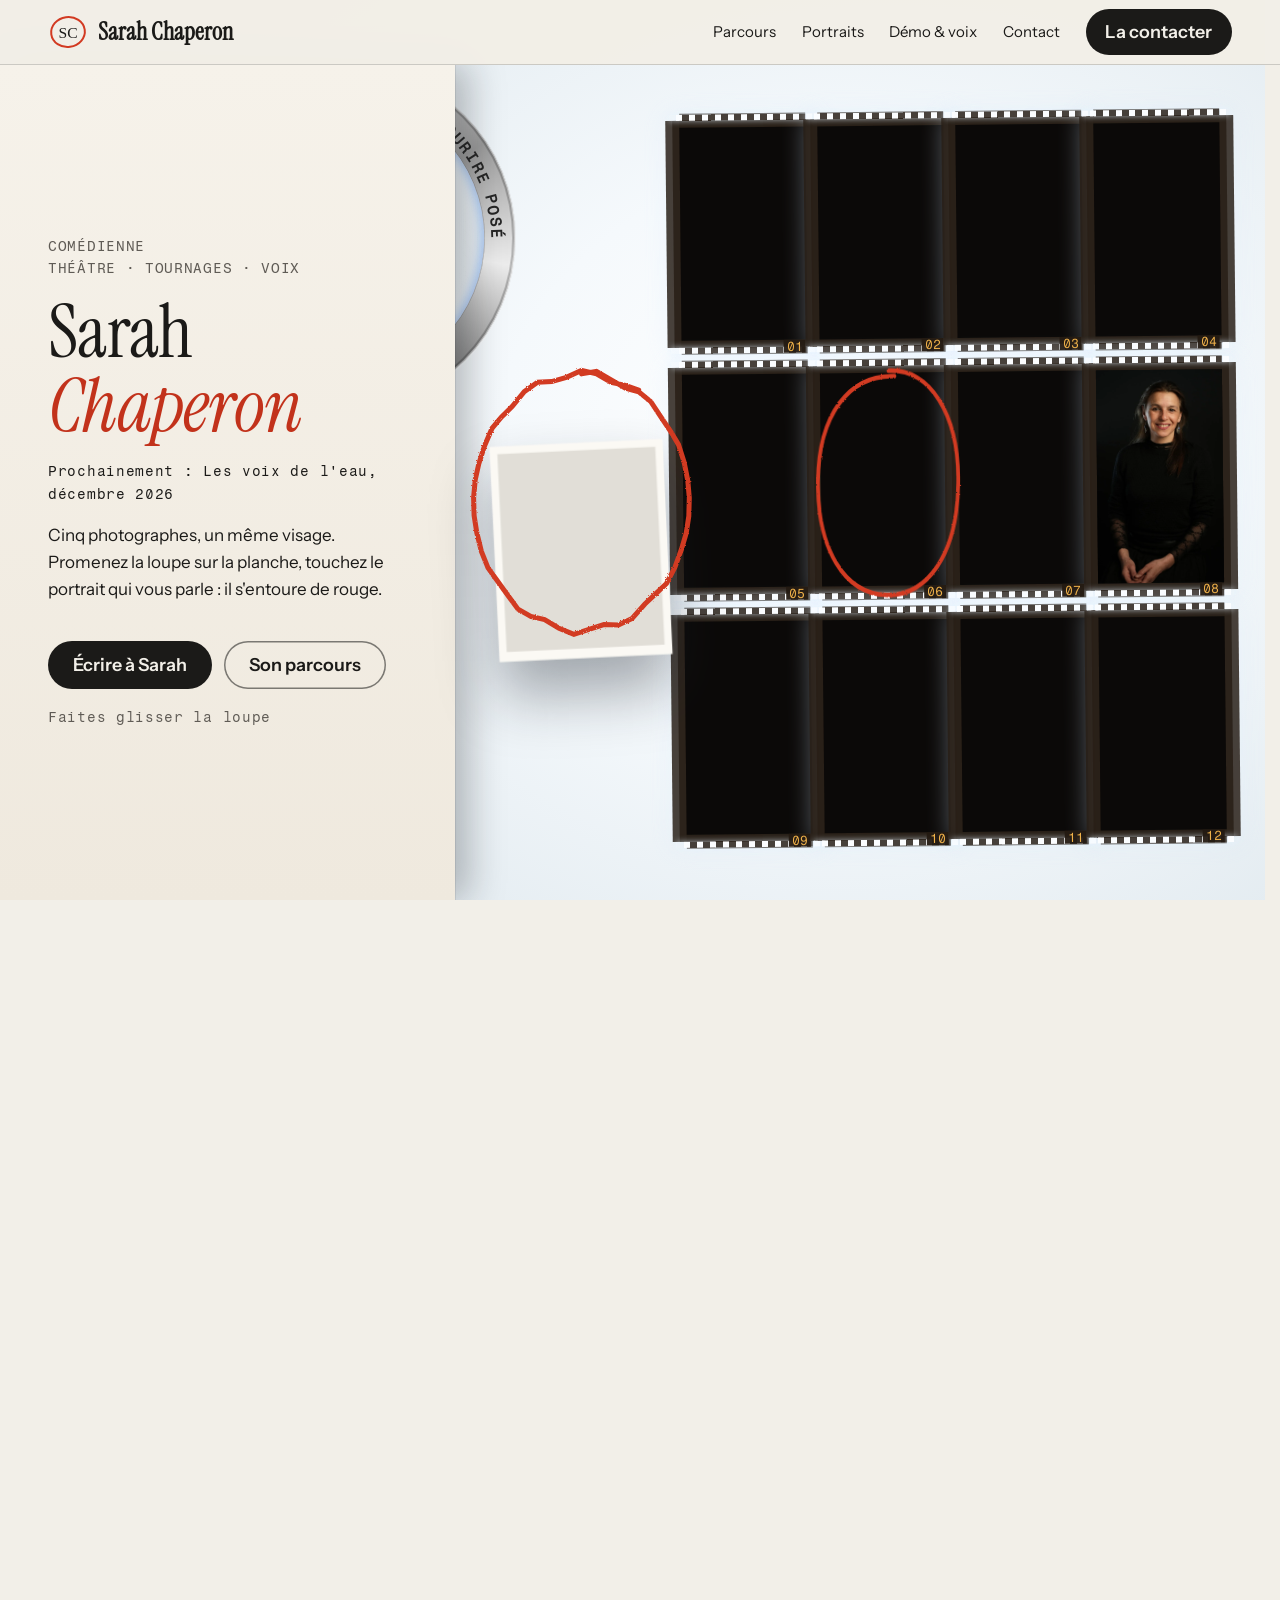
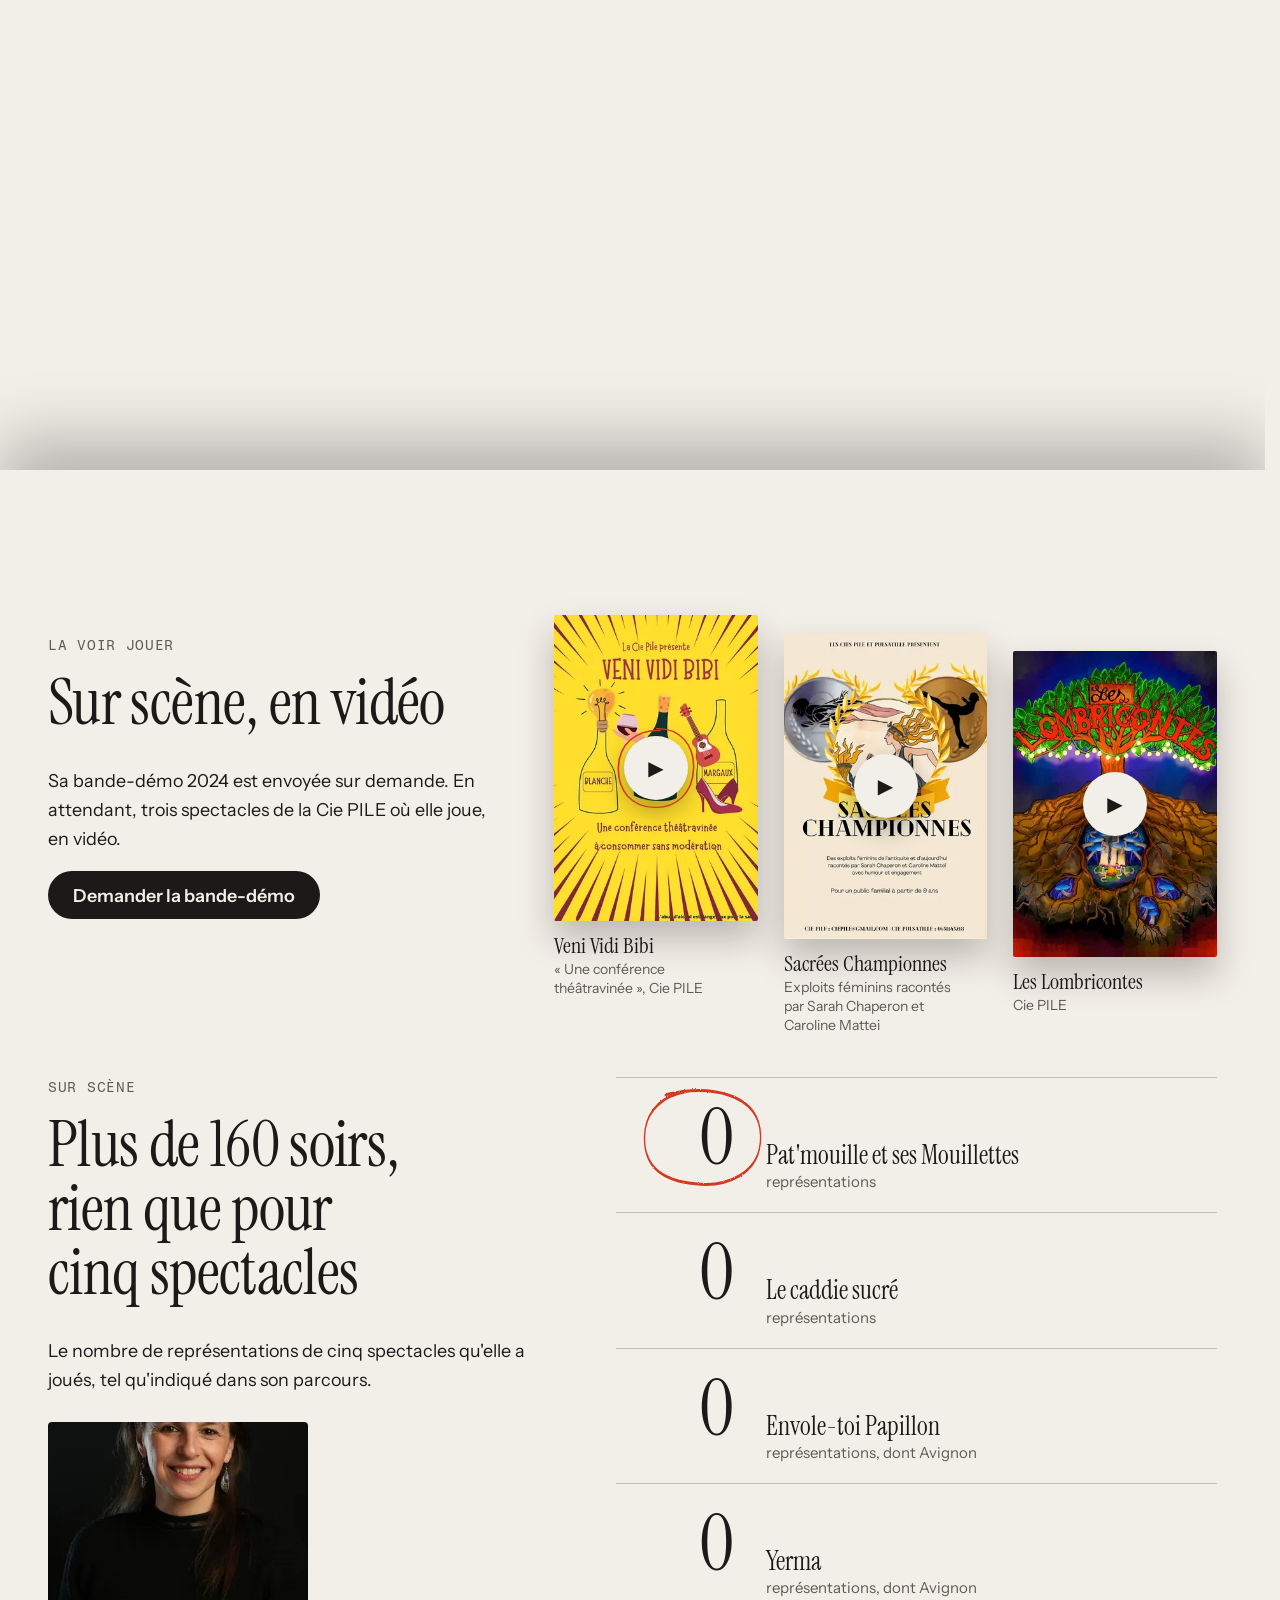
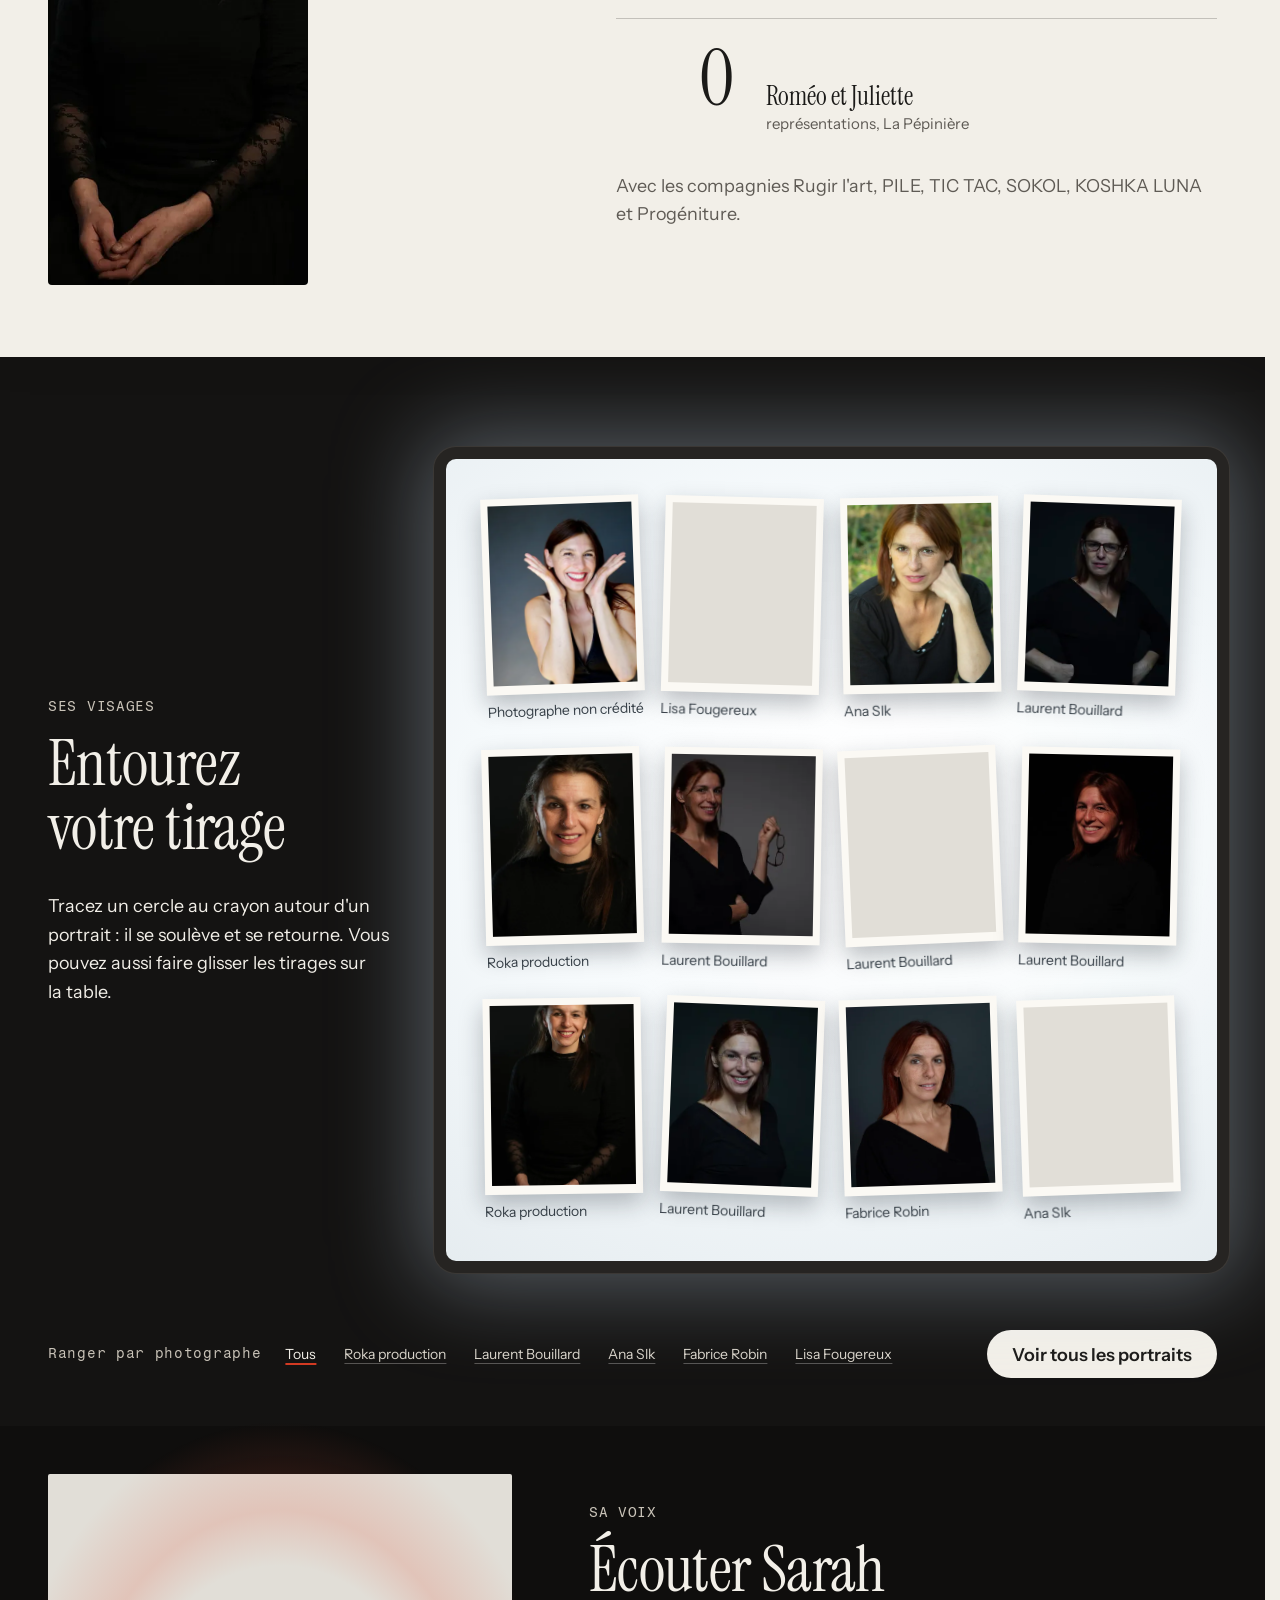
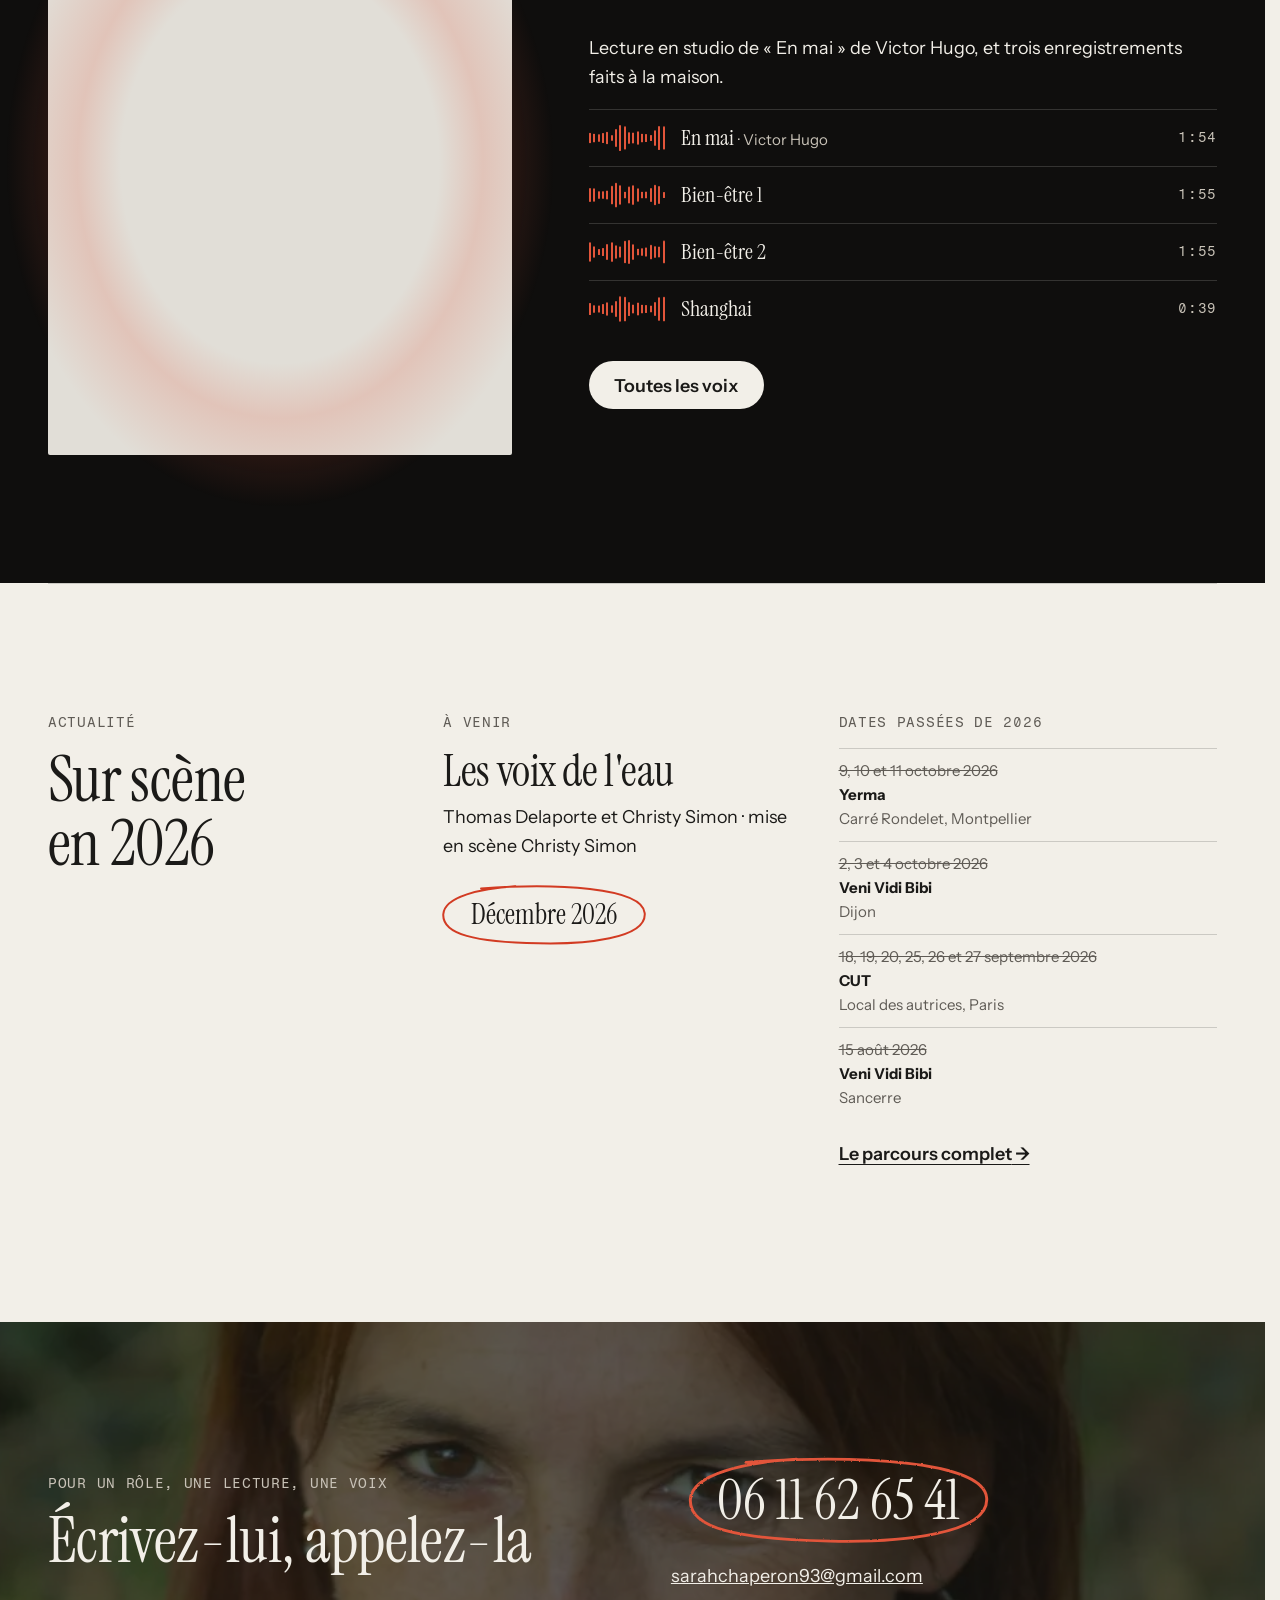
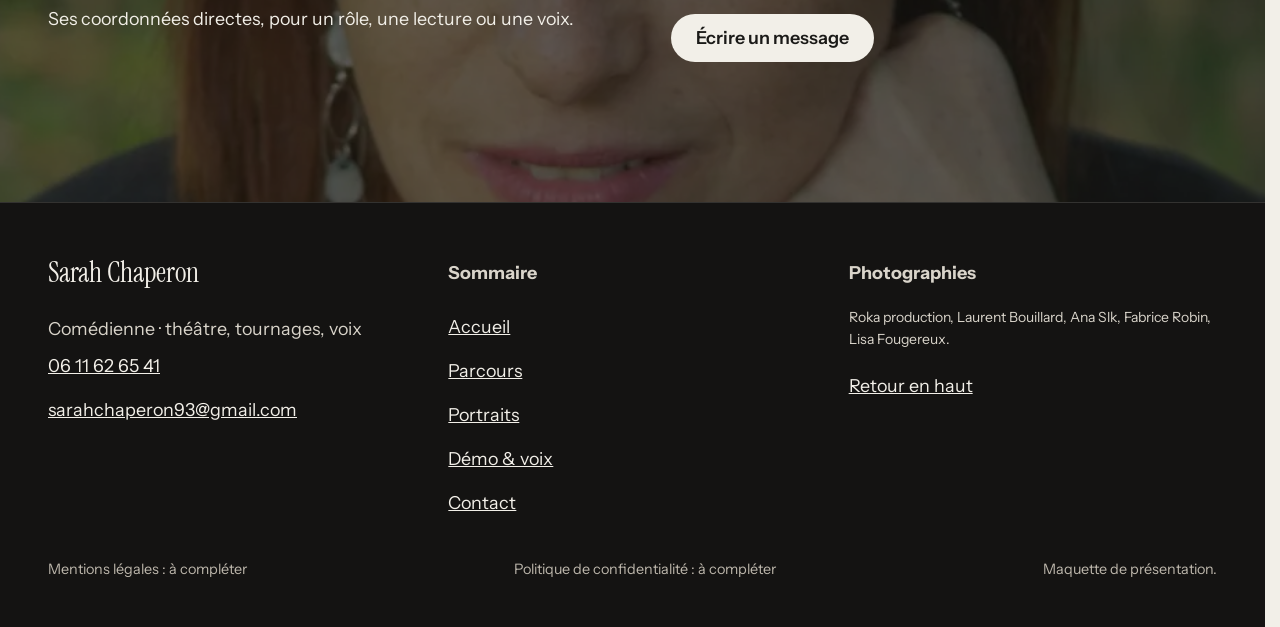
<file: index.html>
<!doctype html>
<html lang="fr" data-v="2" data-curseur>
<head>
<meta charset="utf-8">
<meta name="viewport" content="width=device-width, initial-scale=1, viewport-fit=cover">
<title>Sarah Chaperon, comédienne : théâtre, tournages, voix</title>
<meta name="description" content="Portraits, bande-démo, voix et parcours de Sarah Chaperon, comédienne : Yerma de Lorca, la Cie PILE, des courts métrages et des lectures.">
<meta name="robots" content="noindex, nofollow">
<link rel="canonical" href="https://sarah-chaperon-maquette.vercel.app/">
<style>:root{--fond:#f2efe8;--texte:#1b1a18;--voile-fond:#141312;--ouverture-fond:#141312;--menu-fond:#f2efe8}:root { --entete-h: 72px; --barres-h: 0px; } html { background: var(--fond); color: var(--texte); scrollbar-gutter: stable; } body { margin: 0; background: var(--fond); } html.js:not(.secours):not([data-arrivee="retour"]) [data-anime] { opacity: 0; } html.js:not(.secours):not([data-arrivee="retour"]) [data-anime].vu { opacity: 1; } [data-voile] { position: fixed; inset: 0; z-index: 900; background: var(--voile-fond); transform: translateY(100%); visibility: hidden; pointer-events: none; } html[data-arrivee="voile"]:not(.voile-leve):not(.secours) [data-voile] { transform: none; visibility: visible; } html.secours [data-voile] { visibility: hidden !important; } .ouverture-panneau { position: fixed; inset: 0; z-index: 850; display: none; place-content: center; justify-items: center; background: var(--ouverture-fond, var(--voile-fond)); color: var(--fond); text-align: center; } html.js[data-arrivee="intro"]:not(.secours):not(.intro-finie) .ouverture-panneau { display: grid; } html.defilement-bloque, html.defilement-bloque body, html.js[data-arrivee="intro"]:not(.secours):not(.intro-finie), html.js[data-arrivee="intro"]:not(.secours):not(.intro-finie) body, html[data-arrivee="voile"]:not(.voile-leve):not(.secours), html[data-arrivee="voile"]:not(.voile-leve):not(.secours) body { overflow: hidden; } html.js[data-arrivee="intro"]:not(.secours):not(.intro-finie) { background-color: var(--ouverture-fond, var(--voile-fond)); } html[data-arrivee="voile"]:not(.voile-leve):not(.secours) { background-color: var(--voile-fond); }</style>
<script>(function () {
var d = document.documentElement, ss = null, ls = null;
try { ss = window.sessionStorage; ls = window.localStorage; } catch (e) {}
d.classList.add('js');
var nav = performance.getEntriesByType ? performance.getEntriesByType('navigation')[0] : null;
var type = nav ? nav.type : 'navigate';
var depart = null;
try { depart = JSON.parse(ss.getItem('socle:depart') || 'null'); ss.removeItem('socle:depart'); } catch (e) {}
if (depart && !(Date.now() - depart.t < 15000)) depart = null;
var mode = type === 'back_forward' ? 'retour' : type === 'reload' ? 'intro' : depart ? 'voile' : 'intro';
d.setAttribute('data-arrivee', mode);
if (mode === 'voile' && depart.couleur) d.style.setProperty('--voile-fond', depart.couleur);
if (type === 'reload' && 'scrollRestoration' in history) {
history.scrollRestoration = 'manual';
}
try {
var choisie = ls && ls.getItem('socle:langue');
var langue = (d.lang || '').slice(0, 2);
if (choisie && choisie !== langue && type === 'navigate' && !depart) {
var alt = document.querySelector('link[rel="alternate"][hreflang="' + choisie + '"]');
if (alt) location.replace(new URL(alt.href).pathname + location.search + location.hash);
}
} catch (e) {}
setTimeout(function () { if (!d.classList.contains('demarre')) d.classList.add('secours'); }, 2000);
})();</script>
<link rel="preload" href="/assets/fonts/instrument-serif.woff2" as="font" type="font/woff2" crossorigin>
<link rel="preload" href="/assets/fonts/instrument-sans.woff2" as="font" type="font/woff2" crossorigin>
<link rel="stylesheet" href="/assets/css/socle.css?v=2">
<link rel="stylesheet" href="/assets/css/site.css?v=2">
<link rel="modulepreload" href="/assets/js/site.js?v=2">
<link rel="modulepreload" href="/assets/js/socle/index.js?v=2">
<script src="/assets/vendor/gsap.min.js" defer></script>
<script src="/assets/vendor/ScrollTrigger.min.js" defer></script>
<script src="/assets/vendor/SplitText.min.js" defer></script>
<script type="module" src="/assets/js/site.js?v=2"></script>
<meta name="theme-color" content="#f2efe8">
<link rel="icon" href="/assets/images/favicon.svg" type="image/svg+xml">
<link rel="apple-touch-icon" href="/assets/images/apple-touch-icon.png">
<meta property="og:type" content="website">
<meta property="og:site_name" content="Sarah Chaperon">
<meta property="og:locale" content="fr_FR">
<meta property="og:title" content="Sarah Chaperon, comédienne : théâtre, tournages, voix">
<meta property="og:description" content="Portraits, bande-démo, voix et parcours de Sarah Chaperon, comédienne : Yerma de Lorca, la Cie PILE, des courts métrages et des lectures.">
<meta property="og:url" content="https://sarah-chaperon-maquette.vercel.app/">
<meta property="og:image" content="https://sarah-chaperon-maquette.vercel.app/assets/partage/accueil-fr.jpg">
<meta property="og:image:width" content="1200">
<meta property="og:image:height" content="630">
<meta property="og:image:alt" content="Sarah Chaperon éclate de rire, les mains sur les joues">
<meta name="twitter:card" content="summary_large_image">
<script type="application/ld+json">{"@context":"https://schema.org","@type":"Person","name":"Sarah Chaperon","jobTitle":"Comédienne","email":"mailto:sarahchaperon93@gmail.com","telephone":"+33611626541","url":"https://sarah-chaperon-maquette.vercel.app"}</script>
</head>
<body id="haut">
<div data-voile data-forme="iris" aria-hidden="true"><div class="voile-contenu"><img src="/assets/images/logo-clair.svg" alt="" width="56" height="56"><span data-voile-libelle>Accueil</span></div></div>
<div class="ouverture-panneau" data-ouverture aria-hidden="true">
  <p class="ouverture-nom">Sarah Chaperon</p>
  <svg class="ouverture-cercle" data-ouverture-objet viewBox="0 0 220 270" width="150" height="184" aria-hidden="true"><path d="M112 14 C 168 12, 206 62, 204 136 C 202 214, 160 258, 106 256 C 50 254, 14 206, 16 132 C 18 62, 58 18, 120 20" fill="none" stroke="#e2553a" stroke-width="7" stroke-linecap="round"/></svg>
  <p class="ouverture-ligne">Comédienne</p>
</div>
<svg width="0" height="0" style="position:absolute" aria-hidden="true" focusable="false"><filter id="gras-fil" x="-10%" y="-20%" width="120%" height="140%"><feTurbulence type="fractalNoise" baseFrequency="1.4" numOctaves="2" seed="7" result="b"/><feDisplacementMap in="SourceGraphic" in2="b" scale="2.4"/></filter></svg>
<a class="evitement" href="#contenu">Aller au contenu</a>
<header data-entete>
  <div class="entete-rangee">
    <a class="entete-logo" href="/" data-libelle="Accueil" aria-current="page">
      <img src="/assets/images/logo.svg" alt="" width="40" height="40"><span>Sarah Chaperon</span>
    </a>
    <nav data-nav aria-label="Navigation principale">
      <ul><li><a href="/parcours" data-libelle="Parcours">Parcours</a></li><li><a href="/portraits" data-libelle="Portraits">Portraits</a></li><li><a href="/demo-et-voix" data-libelle="Démo &amp; voix">Démo &amp; voix</a></li><li><a href="/contact" data-libelle="Contact">Contact</a></li></ul>
    </nav>
    <div class="entete-actions">
      <a class="bouton entete-action" href="/contact" data-libelle="Contact" data-envol-cible>La contacter</a>
      <button type="button" data-menu-bouton aria-controls="menu" aria-expanded="false" data-libelle-ouvrir="Menu" data-libelle-fermer="Fermer"><span data-libelle-bouton>Menu</span></button>
      <a class="menu-sansjs" href="#menu" data-menu-lien>Menu</a>
    </div>
  </div>
</header>
<script>/* Avant le premier affichage : rangées de la navigation (même règle que ajusterNav dans assets/js/socle/entete.js)
   et hauteur réelle de l'en-tête, pour que rien ne saute quand le JavaScript du site prend la main. */
(function () {
  var h = document.documentElement, u = document.querySelector('[data-nav] ul'), e = document.querySelector('[data-entete]');
  if (u) {
    var deborde = function () { return u.scrollWidth > u.clientWidth + 1; }, c = deborde();
    if (c && window.matchMedia('(min-width: 900px)').matches) {
      h.classList.add('nav-deux-rangees'); c = deborde();
      if (c) { h.classList.add('nav-deux-lignes'); var a = u.querySelector('a'); c = !a || u.getBoundingClientRect().height > a.getBoundingClientRect().height * 2.5; }
      if (c) h.classList.remove('nav-deux-rangees', 'nav-deux-lignes');
    }
    if (c) h.classList.add('nav-compacte');
  }
  if (e) h.style.setProperty('--entete-h', Math.round(e.getBoundingClientRect().height) + 'px');
})();</script>
<span id="menu-ferme" aria-hidden="true"></span>
<div id="menu" data-menu role="dialog" aria-modal="true" aria-label="Menu">
  <p class="menu-sansjs-fermer"><a href="#menu-ferme">Fermer</a></p>
  <ul><li style="--i:0"><a href="/" class="menu-lien" data-libelle="Accueil" aria-current="page">Accueil</a></li><li style="--i:1"><a href="/parcours" class="menu-lien" data-libelle="Parcours">Parcours</a></li><li style="--i:2"><a href="/portraits" class="menu-lien" data-libelle="Portraits">Portraits</a></li><li style="--i:3"><a href="/demo-et-voix" class="menu-lien" data-libelle="Démo &amp; voix">Démo &amp; voix</a></li><li style="--i:4"><a href="/contact" class="menu-lien" data-libelle="Contact">Contact</a></li></ul>
  <p><a class="bouton" href="tel:+33611626541">Appeler 06 11 62 65 41</a></p>
</div>
<main id="contenu" tabindex="-1">
<section class="ouverture-scene" id="debut" data-scene data-grille="scene">
  <div class="os-collant" data-collant>
    <div class="planche-ouverture">
      <div class="po-texte">
        <p class="surtitre mono" data-anime="gsap">Comédienne<br>Théâtre · tournages · voix</p>
        <h1 class="po-titre" data-grille="typo" data-effet="revelateur"><span class="po-l1">Sarah</span><span class="po-l2">Chaperon</span></h1>
        <p class="po-info mono" data-info-cle data-anime="gsap">Prochainement : Les voix de l&#39;eau, décembre 2026</p>
        <p class="po-intro masque-ecran-tres-bas" data-anime="gsap">Cinq photographes, un même visage. Promenez la loupe sur la planche, touchez le portrait qui vous parle : il s&#39;entoure de rouge.</p>
        <p class="po-actions" data-anime="gsap">
          <a href="/contact#message" class="bouton" data-libelle="Contact" data-action-principale data-survol="magnetique">Écrire à Sarah</a>
          <a href="/parcours" class="bouton bouton--contour" data-libelle="Parcours">Son parcours</a>
        </p>
        <p class="po-geste mono masque-ecran-bas" aria-hidden="true"><span class="geste-souris">Faites glisser la loupe</span><span class="geste-doigt">Faites glisser la loupe du doigt</span></p>
      </div>
      <div class="po-table" data-anime="gsap">
        <div class="table-lumineuse" aria-hidden="true"></div>
        <div class="planche" data-effet="planche" data-grille="manipuler" role="group" aria-label="Planche de douze portraits">
          <button type="button" class="case" data-i="0" data-titre="Le sourire posé" data-credit="Photo Roka production" aria-pressed="false" aria-label="Le sourire posé, Photo Roka production">
            <img class="case-img" src="/assets/images/roka-buste-480.webp" srcset="/assets/images/roka-buste-480.webp 480w, /assets/images/roka-buste-800.webp 800w, /assets/images/roka-buste-1120.webp 1120w" sizes="(max-width: 760px) 30vw, 16vw" alt="" width="480" height="600" style="object-position:55% 42%" data-grand="/assets/images/roka-buste-1120.webp" fetchpriority="high" loading="eager" decoding="async">
            <span class="case-n" aria-hidden="true" data-audit-ignorer>01</span>
          </button><button type="button" class="case" data-i="1" data-titre="Face à la lumière" data-credit="Photo Laurent Bouillard" aria-pressed="false" aria-label="Face à la lumière, Photo Laurent Bouillard">
            <img class="case-img" src="/assets/images/bouillard-sourire-480.webp" srcset="/assets/images/bouillard-sourire-480.webp 480w, /assets/images/bouillard-sourire-800.webp 800w, /assets/images/bouillard-sourire-1120.webp 1120w" sizes="(max-width: 760px) 30vw, 16vw" alt="" width="480" height="600" style="object-position:49% 35%" data-grand="/assets/images/bouillard-sourire-1120.webp" fetchpriority="high" loading="eager" decoding="async">
            <span class="case-n" aria-hidden="true" data-audit-ignorer>02</span>
          </button><button type="button" class="case" data-i="2" data-titre="La rêveuse" data-credit="Photo Ana Slk" aria-pressed="false" aria-label="La rêveuse, Photo Ana Slk">
            <img class="case-img" src="/assets/images/slk-menton-480.webp" srcset="/assets/images/slk-menton-480.webp 480w, /assets/images/slk-menton-800.webp 800w, /assets/images/slk-menton-1120.webp 1120w" sizes="(max-width: 760px) 30vw, 16vw" alt="" width="480" height="600" style="object-position:46% 36%" data-grand="/assets/images/slk-menton-1120.webp" fetchpriority="high" loading="eager" decoding="async">
            <span class="case-n" aria-hidden="true" data-audit-ignorer>03</span>
          </button><button type="button" class="case" data-i="3" data-titre="Col roulé" data-credit="Photo Laurent Bouillard" aria-pressed="false" aria-label="Col roulé, Photo Laurent Bouillard">
            <img class="case-img" src="/assets/images/bouillard-noir-480.webp" srcset="/assets/images/bouillard-noir-480.webp 480w, /assets/images/bouillard-noir-800.webp 800w, /assets/images/bouillard-noir-1120.webp 1120w" sizes="(max-width: 760px) 30vw, 16vw" alt="" width="480" height="600" style="object-position:44% 36%" data-grand="/assets/images/bouillard-noir-1120.webp" fetchpriority="high" loading="eager" decoding="async">
            <span class="case-n" aria-hidden="true" data-audit-ignorer>04</span>
          </button><button type="button" class="case" data-i="4" data-titre="Plein air" data-credit="Photo Ana Slk" aria-pressed="false" aria-label="Plein air, Photo Ana Slk">
            <img class="case-img" src="/assets/images/slk-jardin-480.webp" srcset="/assets/images/slk-jardin-480.webp 480w, /assets/images/slk-jardin-800.webp 800w, /assets/images/slk-jardin-1120.webp 1120w" sizes="(max-width: 760px) 30vw, 16vw" alt="" width="480" height="600" style="object-position:43% 34%" data-grand="/assets/images/slk-jardin-1120.webp" fetchpriority="high" loading="eager" decoding="async">
            <span class="case-n" aria-hidden="true" data-audit-ignorer>05</span>
          </button><button type="button" class="case est-choisie" data-i="5" data-titre="Le rire, en grand" data-credit="Photographe non crédité" aria-pressed="true" aria-label="Le rire, en grand, Photographe non crédité" data-iris-centre>
            <img class="case-img" src="/assets/images/rire-640.webp" srcset="/assets/images/rire-640.webp 640w, /assets/images/rire-1280.webp 1280w, /assets/images/rire-1920.webp 1920w" sizes="(max-width: 760px) 30vw, 16vw" alt="" width="640" height="800" style="object-position:56% 35%" data-grand="/assets/images/rire-1920.webp" fetchpriority="high" loading="eager" decoding="async">
            <span class="case-n" aria-hidden="true" data-audit-ignorer>06</span>
          </button><button type="button" class="case" data-i="6" data-titre="Les lunettes à la main" data-credit="Photo Laurent Bouillard" aria-pressed="false" aria-label="Les lunettes à la main, Photo Laurent Bouillard">
            <img class="case-img" src="/assets/images/bouillard-lunettes-480.webp" srcset="/assets/images/bouillard-lunettes-480.webp 480w, /assets/images/bouillard-lunettes-800.webp 800w, /assets/images/bouillard-lunettes-1120.webp 1120w" sizes="(max-width: 760px) 30vw, 16vw" alt="" width="480" height="600" style="object-position:38% 26%" data-grand="/assets/images/bouillard-lunettes-1120.webp" loading="lazy" decoding="async">
            <span class="case-n" aria-hidden="true" data-audit-ignorer>07</span>
          </button><button type="button" class="case" data-i="7" data-titre="En pied" data-credit="Photo Roka production" aria-pressed="false" aria-label="En pied, Photo Roka production">
            <img class="case-img" src="/assets/images/roka-pied-480.webp" srcset="/assets/images/roka-pied-480.webp 480w, /assets/images/roka-pied-800.webp 800w, /assets/images/roka-pied-1120.webp 1120w" sizes="(max-width: 760px) 30vw, 16vw" alt="" width="480" height="600" style="object-position:54% 23%" data-grand="/assets/images/roka-pied-1120.webp" loading="lazy" decoding="async">
            <span class="case-n" aria-hidden="true" data-audit-ignorer>08</span>
          </button><button type="button" class="case" data-i="8" data-titre="Manteau bleu" data-credit="Photo Lisa Fougereux" aria-pressed="false" aria-label="Manteau bleu, Photo Lisa Fougereux">
            <img class="case-img" src="/assets/images/fougereux-manteau-480.webp" srcset="/assets/images/fougereux-manteau-480.webp 480w, /assets/images/fougereux-manteau-800.webp 800w, /assets/images/fougereux-manteau-1120.webp 1120w" sizes="(max-width: 760px) 30vw, 16vw" alt="" width="480" height="600" style="object-position:45% 37%" data-grand="/assets/images/fougereux-manteau-1120.webp" loading="lazy" decoding="async">
            <span class="case-n" aria-hidden="true" data-audit-ignorer>09</span>
          </button><button type="button" class="case case-ordi" data-i="9" data-titre="Trois quarts" data-credit="Photo Laurent Bouillard" aria-pressed="false" aria-label="Trois quarts, Photo Laurent Bouillard">
            <img class="case-img" src="/assets/images/bouillard-pied-480.webp" srcset="/assets/images/bouillard-pied-480.webp 480w, /assets/images/bouillard-pied-800.webp 800w, /assets/images/bouillard-pied-1120.webp 1120w" sizes="(max-width: 760px) 30vw, 16vw" alt="" width="480" height="600" style="object-position:50% 33%" data-grand="/assets/images/bouillard-pied-1120.webp" loading="lazy" decoding="async">
            <span class="case-n" aria-hidden="true" data-audit-ignorer>10</span>
          </button><button type="button" class="case case-ordi" data-i="10" data-titre="De face" data-credit="Photo Fabrice Robin" aria-pressed="false" aria-label="De face, Photo Fabrice Robin">
            <img class="case-img" src="/assets/images/robin-480.webp" srcset="/assets/images/robin-480.webp 480w, /assets/images/robin-800.webp 800w, /assets/images/robin-1120.webp 1120w" sizes="(max-width: 760px) 30vw, 16vw" alt="" width="480" height="600" style="object-position:55% 39%" data-grand="/assets/images/robin-1120.webp" loading="lazy" decoding="async">
            <span class="case-n" aria-hidden="true" data-audit-ignorer>11</span>
          </button><button type="button" class="case case-ordi" data-i="11" data-titre="Les mains sur les hanches" data-credit="Photo Laurent Bouillard" aria-pressed="false" aria-label="Les mains sur les hanches, Photo Laurent Bouillard">
            <img class="case-img" src="/assets/images/bouillard-hanches-480.webp" srcset="/assets/images/bouillard-hanches-480.webp 480w, /assets/images/bouillard-hanches-800.webp 800w, /assets/images/bouillard-hanches-1120.webp 1120w" sizes="(max-width: 760px) 30vw, 16vw" alt="" width="480" height="600" style="object-position:50% 29%" data-grand="/assets/images/bouillard-hanches-1120.webp" loading="lazy" decoding="async">
            <span class="case-n" aria-hidden="true" data-audit-ignorer>12</span>
          </button>
          <svg class="cercle-choix" viewBox="0 0 220 270" preserveAspectRatio="none" aria-hidden="true" data-superpose><path d="M112 14 C 168 12, 206 62, 204 136 C 202 214, 160 258, 106 256 C 50 254, 14 206, 16 132 C 18 62, 58 18, 120 20" pathLength="1" filter="url(#gras-fil)"/></svg>
        </div>
        <div class="tirage-volant" data-effet="tirage-volant" data-superpose>
          <button type="button" class="tirage-carte" aria-pressed="false" aria-label="Retourner le tirage : Col roulé, photo Laurent Bouillard">
            <span class="tirage-face"><figure class="media tirage-media" style="--cadrage:50% 50%">
  <picture>
    <img src="/assets/images/bouillard-noir-1120.webp" srcset="/assets/images/bouillard-noir-480.webp 480w, /assets/images/bouillard-noir-800.webp 800w, /assets/images/bouillard-noir-1120.webp 1120w" sizes="(max-width: 760px) 28vw, 13vw" alt="" width="1120" height="1400" fetchpriority="high" loading="eager" decoding="async">
  </picture>
</figure></span>
            <span class="tirage-dos" data-face="dos"><span class="mono">Au dos du tirage</span><b>Col roulé</b><span>Photo Laurent Bouillard</span></span>
          </button>
        </div>
        <svg class="trace-ouverture" aria-hidden="true" data-superpose><path filter="url(#gras-fil)"/></svg>
        <div class="loupe" data-effet="compte-fils" data-souris data-superpose data-audit-ignorer aria-hidden="true">
          <span class="loupe-ombre"></span>
          <div class="loupe-verre"><div class="loupe-zoom"></div><span class="loupe-reflet"></span></div>
          <svg class="loupe-bague" viewBox="0 0 200 200"><defs><path id="bague-cercle" d="M100 100 m -84 0 a 84 84 0 1 1 168 0 a 84 84 0 1 1 -168 0"/></defs><text><textPath href="#bague-cercle" startOffset="3%" data-bague>PHOTOGRAPHE NON CRÉDITÉ · LE RIRE, EN GRAND</textPath></text></svg>
        </div>
      </div>
    </div>
    <div class="plongee-calque" aria-hidden="true" data-effet="plongee-portrait">
      <div class="plongee-image"><img src="/assets/images/rire-1920.webp" srcset="/assets/images/rire-640.webp 640w, /assets/images/rire-1280.webp 1280w, /assets/images/rire-1920.webp 1920w" sizes="100vw" alt="" width="1920" height="1280" loading="lazy" decoding="async"></div>
    </div>
    <div class="plongee-texte">
      <p class="plongee-mots"><span>Depuis</span> <span>1991</span></p>
      <h2>Le drame, le rire, la voix.</h2>
      <p>De Yerma de Lorca aux spectacles familiaux de la Cie PILE, du court métrage à la lecture de Victor Hugo : elle joue sur scène, devant la caméra et au micro.</p>
      <a href="/parcours" class="bouton bouton--clair" data-libelle="Parcours">Tout le parcours</a>
    </div>
  </div>
</section>
<section class="jeu" id="jeu">
  <div class="conteneur jeu-grille">
    <div class="jeu-texte">
      <p class="surtitre mono" data-anime>La voir jouer</p>
      <h2 data-anime="lignes">Sur scène, en vidéo</h2>
      <p data-anime>Sa bande-démo 2024 est envoyée sur demande. En attendant, trois spectacles de la Cie PILE où elle joue, en vidéo.</p>
      <p data-anime><a href="/contact?sujet=demo#message" class="bouton" data-libelle="Contact">Demander la bande-démo</a></p>
    </div>
    <ul class="videos" data-effet="affiches">
      <li class="video">
        <a class="video-lien" href="https://www.youtube.com/watch?v=c_-WWkegUUo" target="_blank" rel="noopener" aria-label="Veni Vidi Bibi : Voir sur YouTube (nouvel onglet)">
          <figure class="media video-media" style="--cadrage:50% 50%;aspect-ratio:2/3">
  <picture>
    <img src="/assets/images/affiche-veni-vidi-bibi-480.webp" srcset="/assets/images/affiche-veni-vidi-bibi-320.webp 320w, /assets/images/affiche-veni-vidi-bibi-480.webp 480w" sizes="(max-width: 760px) 30vw, 16vw" alt="Affiche de Veni Vidi Bibi" width="480" height="720" loading="lazy" decoding="async">
  </picture>
</figure>
          <span class="video-play" aria-hidden="true">▶<svg class="crayon crayon-play" viewBox="0 0 220 270" preserveAspectRatio="none" aria-hidden="true" data-superpose data-effet="crayon" data-grille="fil"><path d="M112 14 C 168 12, 206 62, 204 136 C 202 214, 160 258, 106 256 C 50 254, 14 206, 16 132 C 18 62, 58 18, 120 20" pathLength="1" filter="url(#gras-fil)"/></svg></span>
        </a>
        <p class="video-titre">Veni Vidi Bibi</p>
        <p class="video-accroche">« Une conférence théâtravinée », Cie PILE</p>
      </li><li class="video">
        <a class="video-lien" href="https://www.youtube.com/watch?v=26eZMxqoAQs" target="_blank" rel="noopener" aria-label="Sacrées Championnes : Voir sur YouTube (nouvel onglet)">
          <figure class="media video-media" style="--cadrage:50% 50%;aspect-ratio:2/3">
  <picture>
    <img src="/assets/images/affiche-sacrees-championnes-480.webp" srcset="/assets/images/affiche-sacrees-championnes-320.webp 320w, /assets/images/affiche-sacrees-championnes-480.webp 480w" sizes="(max-width: 760px) 30vw, 16vw" alt="Affiche de Sacrées Championnes" width="480" height="720" loading="lazy" decoding="async">
  </picture>
</figure>
          <span class="video-play" aria-hidden="true">▶</span>
        </a>
        <p class="video-titre">Sacrées Championnes</p>
        <p class="video-accroche">Exploits féminins racontés par Sarah Chaperon et Caroline Mattei</p>
      </li><li class="video">
        <a class="video-lien" href="https://www.youtube.com/watch?v=FAnm90GaVI0" target="_blank" rel="noopener" aria-label="Les Lombricontes : Voir sur YouTube (nouvel onglet)">
          <figure class="media video-media" style="--cadrage:50% 50%;aspect-ratio:2/3">
  <picture>
    <img src="/assets/images/affiche-lombricontes-480.webp" srcset="/assets/images/affiche-lombricontes-320.webp 320w, /assets/images/affiche-lombricontes-480.webp 480w" sizes="(max-width: 760px) 30vw, 16vw" alt="Affiche de Les Lombricontes" width="480" height="720" loading="lazy" decoding="async">
  </picture>
</figure>
          <span class="video-play" aria-hidden="true">▶</span>
        </a>
        <p class="video-titre">Les Lombricontes</p>
        <p class="video-accroche">Cie PILE</p>
      </li>
    </ul>
  </div>
  <div class="conteneur chiffres-grille" id="representations">
    <div class="chiffres-tete">
      <p class="surtitre mono" data-anime>Sur scène</p>
      <h2 data-anime="lignes">Plus de 160 soirs, rien que pour cinq spectacles</h2>
      <p data-anime>Le nombre de représentations de cinq spectacles qu&#39;elle a joués, tel qu&#39;indiqué dans son parcours.</p>
      <figure class="media chiffres-portrait" data-fx="parallaxe" style="--cadrage:50% 20%">
  <picture>
    <img src="/assets/images/roka-pied-1120.webp" srcset="/assets/images/roka-pied-480.webp 480w, /assets/images/roka-pied-800.webp 800w, /assets/images/roka-pied-1120.webp 1120w" sizes="(max-width: 760px) 50vw, 18vw" alt="Sarah Chaperon debout, les mains jointes, robe noire à manches de dentelle" width="1120" height="1991" loading="lazy" decoding="async">
  </picture>
</figure>
    </div>
    <div class="chiffres-droite">
    <ol class="chiffres-liste" data-anime="cascade">
      <li class="chiffre-ligne"><span class="chiffre-boite"><strong class="chiffre" data-compteur="70">70</strong><svg class="crayon crayon-chiffre" viewBox="0 0 320 120" preserveAspectRatio="none" aria-hidden="true" data-superpose data-effet="crayon"><path d="M60 10 C 180 -2, 312 8, 316 56 C 320 102, 220 116, 140 112 C 50 108, 2 92, 4 58 C 6 26, 60 10, 120 6" pathLength="1" filter="url(#gras-fil)"/></svg></span><span class="chiffre-titre">Pat&#39;mouille et ses Mouillettes</span><span class="chiffre-texte">représentations</span></li><li class="chiffre-ligne"><span class="chiffre-boite"><strong class="chiffre" data-compteur="35">35</strong></span><span class="chiffre-titre">Le caddie sucré</span><span class="chiffre-texte">représentations</span></li><li class="chiffre-ligne"><span class="chiffre-boite"><strong class="chiffre" data-compteur="29">29</strong></span><span class="chiffre-titre">Envole-toi Papillon</span><span class="chiffre-texte">représentations, dont Avignon</span></li><li class="chiffre-ligne"><span class="chiffre-boite"><strong class="chiffre" data-compteur="24">24</strong></span><span class="chiffre-titre">Yerma</span><span class="chiffre-texte">représentations, dont Avignon</span></li><li class="chiffre-ligne"><span class="chiffre-boite"><strong class="chiffre" data-compteur="11">11</strong></span><span class="chiffre-titre">Roméo et Juliette</span><span class="chiffre-texte">représentations, La Pépinière</span></li>
    </ol>
    <p class="chiffres-compagnies" data-anime>Avec les compagnies Rugir l&#39;art, PILE, TIC TAC, SOKOL, KOSHKA LUNA et Progéniture.</p>
    </div>
  </div>
</section>
<section class="visages" id="visages">
  <div class="conteneur visages-contenu">
    <div class="visages-tete">
      <p class="surtitre mono" data-anime>Ses visages</p>
      <h2 data-anime="lignes">Entourez votre tirage</h2>
      <p data-anime><span class="geste-souris">Tracez un cercle au crayon autour d&#39;un portrait : il se soulève et se retourne. Vous pouvez aussi faire glisser les tirages sur la table.</span><span class="geste-doigt">Touchez un portrait : il s&#39;entoure, se soulève et se retourne. Faites glisser les tirages sur la table.</span></p>
    </div>
    <div class="table-tirages" data-effet="table-tirages">
      <span class="table-tirages-lumiere" aria-hidden="true" data-effet="lumiere-table" data-souris></span>
      <ul class="tirages" data-effet="recomposition">
        <li class="tirage" data-photographe="aucun" style="--r:-2deg">
          <button type="button" class="tirage-carte" aria-label="Retourner le tirage : Le rire, en grand, Photographe non crédité" aria-pressed="false">
            <span class="tirage-face"><figure class="media tirage-media" style="--cadrage:50% 50%">
  <picture><source media="(max-width: 760px) and (orientation: portrait)" srcset="/assets/images/rire-mobile-640.webp 640w, /assets/images/rire-mobile-1080.webp 1080w" sizes="(max-width: 760px) 30vw, 14vw">
    <img src="/assets/images/rire-1280.webp" srcset="/assets/images/rire-640.webp 640w, /assets/images/rire-1280.webp 1280w, /assets/images/rire-1920.webp 1920w" sizes="(max-width: 760px) 30vw, 14vw" alt="" width="1280" height="853" loading="lazy" decoding="async">
  </picture>
</figure></span>
            <span class="tirage-dos" data-face="dos"><span class="mono">Au dos du tirage</span><b>Le rire, en grand</b><span>Photographe non crédité</span></span>
          </button>
          <p class="tirage-legende">Photographe non crédité</p>
        </li><li class="tirage" data-photographe="lisa-fougereux" style="--r:1.5deg">
          <button type="button" class="tirage-carte" aria-label="Retourner le tirage : Manteau bleu, Photo Lisa Fougereux" aria-pressed="false">
            <span class="tirage-face"><figure class="media tirage-media" style="--cadrage:50% 50%">
  <picture>
    <img src="/assets/images/fougereux-manteau-1120.webp" srcset="/assets/images/fougereux-manteau-480.webp 480w, /assets/images/fougereux-manteau-800.webp 800w, /assets/images/fougereux-manteau-1120.webp 1120w" sizes="(max-width: 760px) 30vw, 14vw" alt="" width="1120" height="1680" loading="lazy" decoding="async">
  </picture>
</figure></span>
            <span class="tirage-dos" data-face="dos"><span class="mono">Au dos du tirage</span><b>Manteau bleu</b><span>Photo Lisa Fougereux</span></span>
          </button>
          <p class="tirage-legende">Lisa Fougereux</p>
        </li><li class="tirage" data-photographe="ana-slk" style="--r:-1deg">
          <button type="button" class="tirage-carte" aria-label="Retourner le tirage : La rêveuse, Photo Ana Slk" aria-pressed="false">
            <span class="tirage-face"><figure class="media tirage-media" style="--cadrage:50% 50%">
  <picture>
    <img src="/assets/images/slk-menton-1120.webp" srcset="/assets/images/slk-menton-480.webp 480w, /assets/images/slk-menton-800.webp 800w, /assets/images/slk-menton-1120.webp 1120w" sizes="(max-width: 760px) 30vw, 14vw" alt="" width="1120" height="1680" loading="lazy" decoding="async">
  </picture>
</figure></span>
            <span class="tirage-dos" data-face="dos"><span class="mono">Au dos du tirage</span><b>La rêveuse</b><span>Photo Ana Slk</span></span>
          </button>
          <p class="tirage-legende">Ana Slk</p>
        </li><li class="tirage" data-photographe="laurent-bouillard" style="--r:2deg">
          <button type="button" class="tirage-carte" aria-label="Retourner le tirage : Les mains sur les hanches, Photo Laurent Bouillard" aria-pressed="false">
            <span class="tirage-face"><figure class="media tirage-media" style="--cadrage:50% 50%">
  <picture>
    <img src="/assets/images/bouillard-hanches-1120.webp" srcset="/assets/images/bouillard-hanches-480.webp 480w, /assets/images/bouillard-hanches-800.webp 800w, /assets/images/bouillard-hanches-1120.webp 1120w" sizes="(max-width: 760px) 30vw, 14vw" alt="" width="1120" height="746" loading="lazy" decoding="async">
  </picture>
</figure></span>
            <span class="tirage-dos" data-face="dos"><span class="mono">Au dos du tirage</span><b>Les mains sur les hanches</b><span>Photo Laurent Bouillard</span></span>
          </button>
          <p class="tirage-legende">Laurent Bouillard</p>
        </li><li class="tirage" data-photographe="roka-production" style="--r:-1.5deg">
          <button type="button" class="tirage-carte" aria-label="Retourner le tirage : Le sourire posé, Photo Roka production" aria-pressed="false">
            <span class="tirage-face"><figure class="media tirage-media" style="--cadrage:50% 50%">
  <picture>
    <img src="/assets/images/roka-buste-1120.webp" srcset="/assets/images/roka-buste-480.webp 480w, /assets/images/roka-buste-800.webp 800w, /assets/images/roka-buste-1120.webp 1120w" sizes="(max-width: 760px) 30vw, 14vw" alt="" width="1120" height="1991" loading="lazy" decoding="async">
  </picture>
</figure></span>
            <span class="tirage-dos" data-face="dos"><span class="mono">Au dos du tirage</span><b>Le sourire posé</b><span>Photo Roka production</span></span>
          </button>
          <p class="tirage-legende">Roka production</p>
        </li><li class="tirage" data-photographe="laurent-bouillard" style="--r:1deg">
          <button type="button" class="tirage-carte" aria-label="Retourner le tirage : Les lunettes à la main, Photo Laurent Bouillard" aria-pressed="false">
            <span class="tirage-face"><figure class="media tirage-media" style="--cadrage:50% 50%">
  <picture>
    <img src="/assets/images/bouillard-lunettes-1120.webp" srcset="/assets/images/bouillard-lunettes-480.webp 480w, /assets/images/bouillard-lunettes-800.webp 800w, /assets/images/bouillard-lunettes-1120.webp 1120w" sizes="(max-width: 760px) 30vw, 14vw" alt="" width="1120" height="746" loading="lazy" decoding="async">
  </picture>
</figure></span>
            <span class="tirage-dos" data-face="dos"><span class="mono">Au dos du tirage</span><b>Les lunettes à la main</b><span>Photo Laurent Bouillard</span></span>
          </button>
          <p class="tirage-legende">Laurent Bouillard</p>
        </li><li class="tirage" data-photographe="laurent-bouillard" style="--r:-2.5deg">
          <button type="button" class="tirage-carte" aria-label="Retourner le tirage : Trois quarts, Photo Laurent Bouillard" aria-pressed="false">
            <span class="tirage-face"><figure class="media tirage-media" style="--cadrage:50% 50%">
  <picture>
    <img src="/assets/images/bouillard-pied-1120.webp" srcset="/assets/images/bouillard-pied-480.webp 480w, /assets/images/bouillard-pied-800.webp 800w, /assets/images/bouillard-pied-1120.webp 1120w" sizes="(max-width: 760px) 30vw, 14vw" alt="" width="1120" height="1680" loading="lazy" decoding="async">
  </picture>
</figure></span>
            <span class="tirage-dos" data-face="dos"><span class="mono">Au dos du tirage</span><b>Trois quarts</b><span>Photo Laurent Bouillard</span></span>
          </button>
          <p class="tirage-legende">Laurent Bouillard</p>
        </li><li class="tirage" data-photographe="laurent-bouillard" style="--r:1.2deg">
          <button type="button" class="tirage-carte" aria-label="Retourner le tirage : Col roulé, Photo Laurent Bouillard" aria-pressed="false">
            <span class="tirage-face"><figure class="media tirage-media" style="--cadrage:50% 50%">
  <picture>
    <img src="/assets/images/bouillard-noir-1120.webp" srcset="/assets/images/bouillard-noir-480.webp 480w, /assets/images/bouillard-noir-800.webp 800w, /assets/images/bouillard-noir-1120.webp 1120w" sizes="(max-width: 760px) 30vw, 14vw" alt="" width="1120" height="1400" loading="lazy" decoding="async">
  </picture>
</figure></span>
            <span class="tirage-dos" data-face="dos"><span class="mono">Au dos du tirage</span><b>Col roulé</b><span>Photo Laurent Bouillard</span></span>
          </button>
          <p class="tirage-legende">Laurent Bouillard</p>
        </li><li class="tirage" data-photographe="roka-production" style="--r:-0.8deg">
          <button type="button" class="tirage-carte" aria-label="Retourner le tirage : En pied, Photo Roka production" aria-pressed="false">
            <span class="tirage-face"><figure class="media tirage-media" style="--cadrage:50% 50%">
  <picture>
    <img src="/assets/images/roka-pied-1120.webp" srcset="/assets/images/roka-pied-480.webp 480w, /assets/images/roka-pied-800.webp 800w, /assets/images/roka-pied-1120.webp 1120w" sizes="(max-width: 760px) 30vw, 14vw" alt="" width="1120" height="1991" loading="lazy" decoding="async">
  </picture>
</figure></span>
            <span class="tirage-dos" data-face="dos"><span class="mono">Au dos du tirage</span><b>En pied</b><span>Photo Roka production</span></span>
          </button>
          <p class="tirage-legende">Roka production</p>
        </li><li class="tirage" data-photographe="laurent-bouillard" style="--r:2.2deg">
          <button type="button" class="tirage-carte" aria-label="Retourner le tirage : Face à la lumière, Photo Laurent Bouillard" aria-pressed="false">
            <span class="tirage-face"><figure class="media tirage-media" style="--cadrage:50% 50%">
  <picture>
    <img src="/assets/images/bouillard-sourire-1120.webp" srcset="/assets/images/bouillard-sourire-480.webp 480w, /assets/images/bouillard-sourire-800.webp 800w, /assets/images/bouillard-sourire-1120.webp 1120w" sizes="(max-width: 760px) 30vw, 14vw" alt="" width="1120" height="746" loading="lazy" decoding="async">
  </picture>
</figure></span>
            <span class="tirage-dos" data-face="dos"><span class="mono">Au dos du tirage</span><b>Face à la lumière</b><span>Photo Laurent Bouillard</span></span>
          </button>
          <p class="tirage-legende">Laurent Bouillard</p>
        </li><li class="tirage" data-photographe="fabrice-robin" style="--r:-1.8deg">
          <button type="button" class="tirage-carte" aria-label="Retourner le tirage : De face, Photo Fabrice Robin" aria-pressed="false">
            <span class="tirage-face"><figure class="media tirage-media" style="--cadrage:50% 50%">
  <picture>
    <img src="/assets/images/robin-1120.webp" srcset="/assets/images/robin-480.webp 480w, /assets/images/robin-800.webp 800w, /assets/images/robin-1120.webp 1120w" sizes="(max-width: 760px) 30vw, 14vw" alt="" width="1120" height="1400" loading="lazy" decoding="async">
  </picture>
</figure></span>
            <span class="tirage-dos" data-face="dos"><span class="mono">Au dos du tirage</span><b>De face</b><span>Photo Fabrice Robin</span></span>
          </button>
          <p class="tirage-legende">Fabrice Robin</p>
        </li><li class="tirage" data-photographe="ana-slk" style="--r:-2deg">
          <button type="button" class="tirage-carte" aria-label="Retourner le tirage : Plein air, Photo Ana Slk" aria-pressed="false">
            <span class="tirage-face"><figure class="media tirage-media" style="--cadrage:50% 50%">
  <picture>
    <img src="/assets/images/slk-jardin-1120.webp" srcset="/assets/images/slk-jardin-480.webp 480w, /assets/images/slk-jardin-800.webp 800w, /assets/images/slk-jardin-1120.webp 1120w" sizes="(max-width: 760px) 30vw, 14vw" alt="" width="1120" height="1680" loading="lazy" decoding="async">
  </picture>
</figure></span>
            <span class="tirage-dos" data-face="dos"><span class="mono">Au dos du tirage</span><b>Plein air</b><span>Photo Ana Slk</span></span>
          </button>
          <p class="tirage-legende">Ana Slk</p>
        </li>
      </ul>
      <svg class="trace-libre" aria-hidden="true" data-superpose><path filter="url(#gras-fil)"/></svg>
    </div>
    <div class="visages-pied">
      <div class="filtres" role="group" aria-label="Ranger par photographe">
        <span class="mono filtres-titre">Ranger par photographe</span>
        <button type="button" class="filtre" data-filtre="tous" aria-pressed="true">Tous</button>
        <button type="button" class="filtre" data-filtre="roka-production" aria-pressed="false">Roka production</button><button type="button" class="filtre" data-filtre="laurent-bouillard" aria-pressed="false">Laurent Bouillard</button><button type="button" class="filtre" data-filtre="ana-slk" aria-pressed="false">Ana Slk</button><button type="button" class="filtre" data-filtre="fabrice-robin" aria-pressed="false">Fabrice Robin</button><button type="button" class="filtre" data-filtre="lisa-fougereux" aria-pressed="false">Lisa Fougereux</button>
      </div>
      <a href="/portraits" class="bouton" data-libelle="Portraits">Voir tous les portraits</a>
    </div>
  </div>
</section>
<section class="voix-accueil" id="voix">
  <div class="conteneur voix-grille">
    <div class="voix-portrait" data-effet="halo-voix">
      <figure class="media voix-media" style="--cadrage:50% 30%">
  <picture>
    <img src="/assets/images/bouillard-noir-1120.webp" srcset="/assets/images/bouillard-noir-480.webp 480w, /assets/images/bouillard-noir-800.webp 800w, /assets/images/bouillard-noir-1120.webp 1120w" sizes="(max-width: 760px) 100vw, 40vw" alt="Sarah Chaperon en col roulé noir sur fond noir" width="1120" height="1400" loading="lazy" decoding="async">
  </picture>
</figure>
      <span class="voix-halo" aria-hidden="true"></span>
    </div>
    <div class="voix-texte">
      <p class="surtitre mono" data-anime>Sa voix</p>
      <h2 data-anime="lignes">Écouter Sarah</h2>
      <p data-anime>Lecture en studio de « En mai » de Victor Hugo, et trois enregistrements faits à la maison.</p>
      <ol class="voix-liste" data-anime="cascade">
        <li><span class="voix-onde" aria-hidden="true" data-effet="onde-voix"><i style="--k:0"></i><i style="--k:1"></i><i style="--k:2"></i><i style="--k:3"></i><i style="--k:4"></i><i style="--k:5"></i><i style="--k:6"></i><i style="--k:7"></i><i style="--k:8"></i><i style="--k:9"></i><i style="--k:10"></i><i style="--k:11"></i><i style="--k:12"></i><i style="--k:13"></i><i style="--k:14"></i><i style="--k:15"></i><i style="--k:16"></i><i style="--k:17"></i></span><span class="voix-titre">En mai <em>· Victor Hugo</em></span><span class="voix-duree mono">1:54</span></li><li><span class="voix-onde" aria-hidden="true" data-effet="onde-voix"><i style="--k:0"></i><i style="--k:1"></i><i style="--k:2"></i><i style="--k:3"></i><i style="--k:4"></i><i style="--k:5"></i><i style="--k:6"></i><i style="--k:7"></i><i style="--k:8"></i><i style="--k:9"></i><i style="--k:10"></i><i style="--k:11"></i><i style="--k:12"></i><i style="--k:13"></i><i style="--k:14"></i><i style="--k:15"></i><i style="--k:16"></i><i style="--k:17"></i></span><span class="voix-titre">Bien-être 1</span><span class="voix-duree mono">1:55</span></li><li><span class="voix-onde" aria-hidden="true" data-effet="onde-voix"><i style="--k:0"></i><i style="--k:1"></i><i style="--k:2"></i><i style="--k:3"></i><i style="--k:4"></i><i style="--k:5"></i><i style="--k:6"></i><i style="--k:7"></i><i style="--k:8"></i><i style="--k:9"></i><i style="--k:10"></i><i style="--k:11"></i><i style="--k:12"></i><i style="--k:13"></i><i style="--k:14"></i><i style="--k:15"></i><i style="--k:16"></i><i style="--k:17"></i></span><span class="voix-titre">Bien-être 2</span><span class="voix-duree mono">1:55</span></li><li><span class="voix-onde" aria-hidden="true" data-effet="onde-voix"><i style="--k:0"></i><i style="--k:1"></i><i style="--k:2"></i><i style="--k:3"></i><i style="--k:4"></i><i style="--k:5"></i><i style="--k:6"></i><i style="--k:7"></i><i style="--k:8"></i><i style="--k:9"></i><i style="--k:10"></i><i style="--k:11"></i><i style="--k:12"></i><i style="--k:13"></i><i style="--k:14"></i><i style="--k:15"></i><i style="--k:16"></i><i style="--k:17"></i></span><span class="voix-titre">Shanghai</span><span class="voix-duree mono">0:39</span></li>
      </ol>
      <p><a href="/demo-et-voix#voix" class="bouton bouton--clair" data-libelle="Démo &amp; voix">Toutes les voix</a></p>
    </div>
  </div>
</section>
<section class="actualite conteneur" id="actualite">
  <div class="actu-tete">
    <p class="surtitre mono" data-anime>Actualité</p>
    <h2 data-anime="lignes">Sur scène en 2026</h2>
  </div>
  <article class="actu-avenir" data-anime>
    <p class="mono actu-etiquette">À venir</p>
    <h3>Les voix de l&#39;eau</h3>
    <p>Thomas Delaporte et Christy Simon · mise en scène Christy Simon</p>
    <p class="actu-quand"><span class="actu-quand-txt">Décembre 2026</span><svg class="crayon crayon-date" viewBox="0 0 360 110" preserveAspectRatio="none" aria-hidden="true" data-superpose data-effet="crayon"><path d="M70 8 C 200 -2, 352 6, 356 52 C 360 98, 250 108, 170 106 C 60 104, 2 90, 4 54 C 6 22, 70 8, 130 4" pathLength="1" filter="url(#gras-fil)"/></svg></p>
  </article>
  <div class="actu-passees">
    <p class="mono actu-etiquette">Dates passées de 2026</p>
    <ol data-anime="cascade"><li><s>9, 10 et 11 octobre 2026</s><b>Yerma</b><span>Carré Rondelet, Montpellier</span></li><li><s>2, 3 et 4 octobre 2026</s><b>Veni Vidi Bibi</b><span>Dijon</span></li><li><s>18, 19, 20, 25, 26 et 27 septembre 2026</s><b>CUT</b><span>Local des autrices, Paris</span></li><li><s>15 août 2026</s><b>Veni Vidi Bibi</b><span>Sancerre</span></li></ol>
    <p><a href="/parcours#actualite" class="lien-fleche" data-libelle="Parcours">Le parcours complet</a></p>
  </div>
</section>
<section class="appel" id="appel">
  <figure class="media appel-fond" data-fx="parallaxe" aria-hidden="true" style="--cadrage:50% 25%">
  <picture>
    <img src="/assets/images/slk-menton-1120.webp" srcset="/assets/images/slk-menton-480.webp 480w, /assets/images/slk-menton-800.webp 800w, /assets/images/slk-menton-1120.webp 1120w" sizes="100vw" alt="" width="1120" height="1680" loading="lazy" decoding="async">
  </picture>
</figure>
  <div class="conteneur appel-grille">
    <div>
      <p class="surtitre mono" data-anime>Pour un rôle, une lecture, une voix</p>
      <h2 data-anime="lignes">Écrivez-lui, appelez-la</h2>
      <p data-anime>Ses coordonnées directes, pour un rôle, une lecture ou une voix.</p>
    </div>
    <div class="appel-coord" data-anime>
      <a class="appel-tel" href="tel:+33611626541"><span class="tel-boite"><span class="tel-num">06 11 62 65 41</span><svg class="crayon crayon-tel" viewBox="0 0 360 110" preserveAspectRatio="none" aria-hidden="true" data-superpose data-effet="crayon"><path d="M70 8 C 200 -2, 352 6, 356 52 C 360 98, 250 108, 170 106 C 60 104, 2 90, 4 54 C 6 22, 70 8, 130 4" pathLength="1" filter="url(#gras-fil)"/></svg></span></a>
      <a class="appel-mail" href="mailto:sarahchaperon93@gmail.com">sarahchaperon93@gmail.com</a>
      <a href="/contact" class="bouton bouton--clair" data-libelle="Contact" data-survol="magnetique">Écrire un message</a>
    </div>
  </div>
</section>
</main>
<footer class="pied" id="pied">
  <div class="conteneur pied-grille">
    <div>
      <p class="pied-nom">Sarah Chaperon</p>
      <p>Comédienne · théâtre, tournages, voix<br><a href="tel:+33611626541">06 11 62 65 41</a><br><a href="mailto:sarahchaperon93@gmail.com">sarahchaperon93@gmail.com</a></p>
    </div>
    <nav aria-label="Sommaire">
      <p><strong>Sommaire</strong></p>
      <ul><li><a href="/" data-libelle="Accueil" aria-current="page">Accueil</a></li><li><a href="/parcours" data-libelle="Parcours">Parcours</a></li><li><a href="/portraits" data-libelle="Portraits">Portraits</a></li><li><a href="/demo-et-voix" data-libelle="Démo &amp; voix">Démo &amp; voix</a></li><li><a href="/contact" data-libelle="Contact">Contact</a></li></ul>
    </nav>
    <div>
      <p><strong>Photographies</strong></p>
      <p class="pied-credits">Roka production, Laurent Bouillard, Ana Slk, Fabrice Robin, Lisa Fougereux.</p>
      <p><a href="#haut" data-sans-transition>Retour en haut</a></p>
    </div>
  </div>
  <div class="conteneur pied-bas"><p>Mentions légales : à compléter</p><p>Politique de confidentialité : à compléter</p><p>Maquette de présentation.</p></div>
</footer>
<div data-barre-fixe>
  <a class="bouton bouton--contour" href="tel:+33611626541">Appeler</a>
  <a class="bouton" href="/contact" data-libelle="Contact">La contacter</a>
</div>
</body>
</html>
</file>
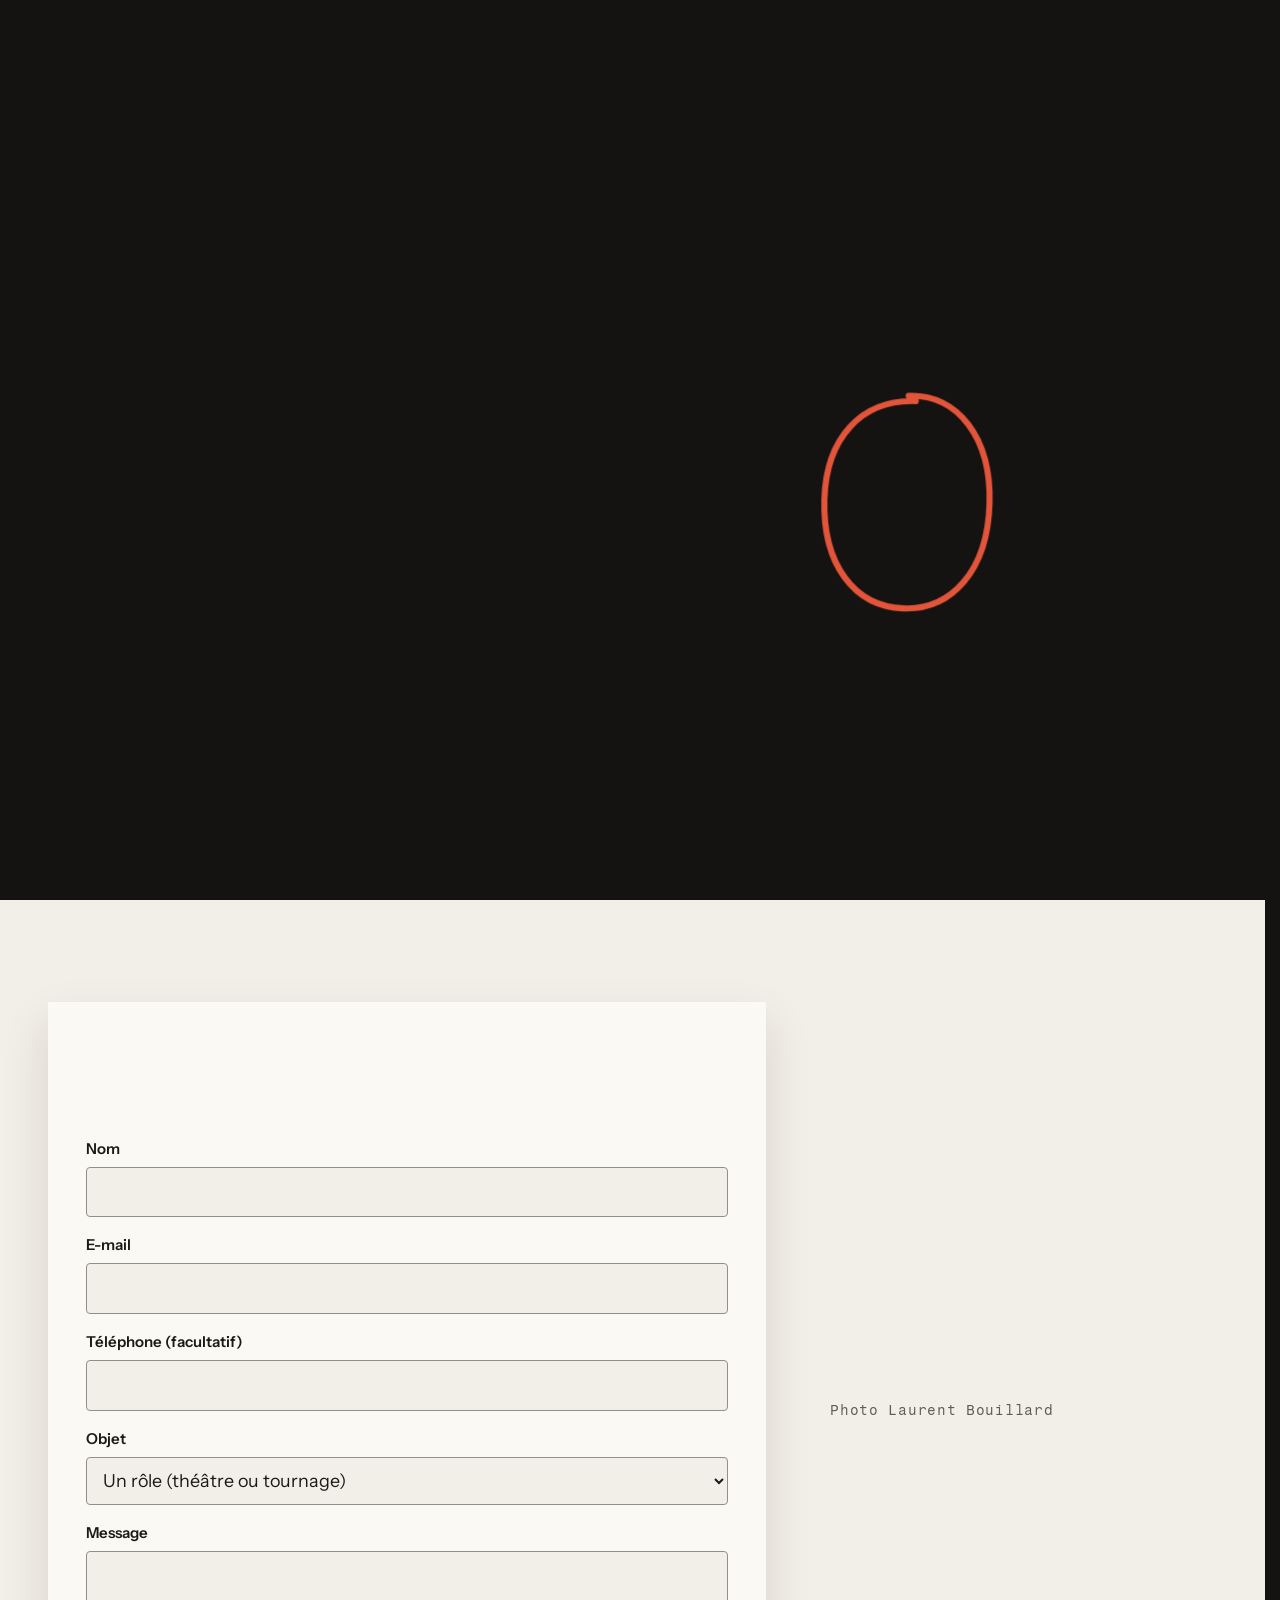
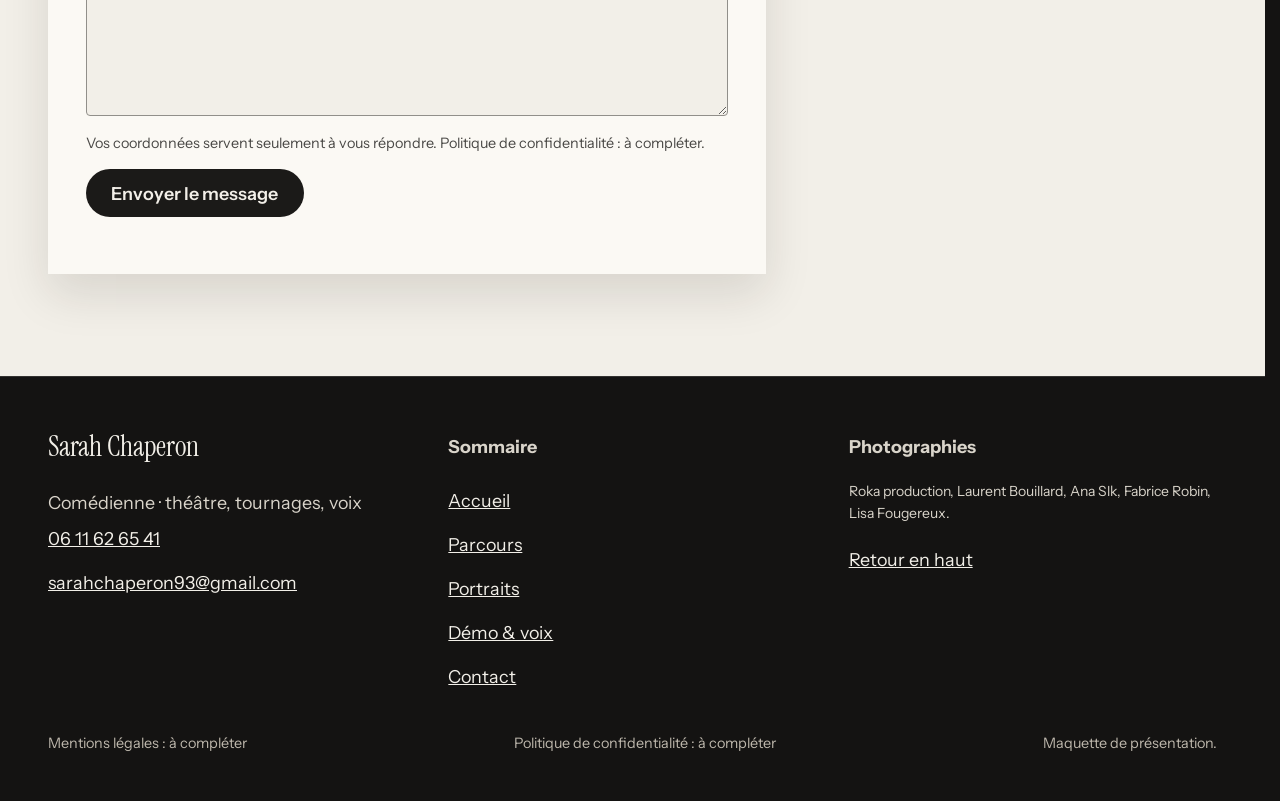
<file: contact.html>
<!doctype html>
<html lang="fr" data-v="2" data-curseur>
<head>
<meta charset="utf-8">
<meta name="viewport" content="width=device-width, initial-scale=1, viewport-fit=cover">
<title>Contact : Sarah Chaperon, comédienne</title>
<meta name="description" content="Joindre Sarah Chaperon pour un rôle, une lecture ou une voix : 06 11 62 65 41, sarahchaperon93@gmail.com.">
<meta name="robots" content="noindex, nofollow">
<link rel="canonical" href="https://sarah-chaperon-maquette.vercel.app/contact">
<style>:root{--fond:#f2efe8;--texte:#1b1a18;--voile-fond:#141312;--ouverture-fond:#141312;--menu-fond:#f2efe8}:root { --entete-h: 72px; --barres-h: 0px; } html { background: var(--fond); color: var(--texte); scrollbar-gutter: stable; } body { margin: 0; background: var(--fond); } html.js:not(.secours):not([data-arrivee="retour"]) [data-anime] { opacity: 0; } html.js:not(.secours):not([data-arrivee="retour"]) [data-anime].vu { opacity: 1; } [data-voile] { position: fixed; inset: 0; z-index: 900; background: var(--voile-fond); transform: translateY(100%); visibility: hidden; pointer-events: none; } html[data-arrivee="voile"]:not(.voile-leve):not(.secours) [data-voile] { transform: none; visibility: visible; } html.secours [data-voile] { visibility: hidden !important; } .ouverture-panneau { position: fixed; inset: 0; z-index: 850; display: none; place-content: center; justify-items: center; background: var(--ouverture-fond, var(--voile-fond)); color: var(--fond); text-align: center; } html.js[data-arrivee="intro"]:not(.secours):not(.intro-finie) .ouverture-panneau { display: grid; } html.defilement-bloque, html.defilement-bloque body, html.js[data-arrivee="intro"]:not(.secours):not(.intro-finie), html.js[data-arrivee="intro"]:not(.secours):not(.intro-finie) body, html[data-arrivee="voile"]:not(.voile-leve):not(.secours), html[data-arrivee="voile"]:not(.voile-leve):not(.secours) body { overflow: hidden; } html.js[data-arrivee="intro"]:not(.secours):not(.intro-finie) { background-color: var(--ouverture-fond, var(--voile-fond)); } html[data-arrivee="voile"]:not(.voile-leve):not(.secours) { background-color: var(--voile-fond); }</style>
<script>(function () {
var d = document.documentElement, ss = null, ls = null;
try { ss = window.sessionStorage; ls = window.localStorage; } catch (e) {}
d.classList.add('js');
var nav = performance.getEntriesByType ? performance.getEntriesByType('navigation')[0] : null;
var type = nav ? nav.type : 'navigate';
var depart = null;
try { depart = JSON.parse(ss.getItem('socle:depart') || 'null'); ss.removeItem('socle:depart'); } catch (e) {}
if (depart && !(Date.now() - depart.t < 15000)) depart = null;
var mode = type === 'back_forward' ? 'retour' : type === 'reload' ? 'intro' : depart ? 'voile' : 'intro';
d.setAttribute('data-arrivee', mode);
if (mode === 'voile' && depart.couleur) d.style.setProperty('--voile-fond', depart.couleur);
if (type === 'reload' && 'scrollRestoration' in history) {
history.scrollRestoration = 'manual';
}
try {
var choisie = ls && ls.getItem('socle:langue');
var langue = (d.lang || '').slice(0, 2);
if (choisie && choisie !== langue && type === 'navigate' && !depart) {
var alt = document.querySelector('link[rel="alternate"][hreflang="' + choisie + '"]');
if (alt) location.replace(new URL(alt.href).pathname + location.search + location.hash);
}
} catch (e) {}
setTimeout(function () { if (!d.classList.contains('demarre')) d.classList.add('secours'); }, 2000);
})();</script>
<link rel="preload" href="/assets/fonts/instrument-serif.woff2" as="font" type="font/woff2" crossorigin>
<link rel="preload" href="/assets/fonts/instrument-sans.woff2" as="font" type="font/woff2" crossorigin>
<link rel="stylesheet" href="/assets/css/socle.css?v=2">
<link rel="stylesheet" href="/assets/css/site.css?v=2">
<link rel="modulepreload" href="/assets/js/site.js?v=2">
<link rel="modulepreload" href="/assets/js/socle/index.js?v=2">
<script src="/assets/vendor/gsap.min.js" defer></script>
<script src="/assets/vendor/ScrollTrigger.min.js" defer></script>
<script src="/assets/vendor/SplitText.min.js" defer></script>
<script type="module" src="/assets/js/site.js?v=2"></script>
<meta name="theme-color" content="#f2efe8">
<link rel="icon" href="/assets/images/favicon.svg" type="image/svg+xml">
<link rel="apple-touch-icon" href="/assets/images/apple-touch-icon.png">
<meta property="og:type" content="website">
<meta property="og:site_name" content="Sarah Chaperon">
<meta property="og:locale" content="fr_FR">
<meta property="og:title" content="Contact : Sarah Chaperon, comédienne">
<meta property="og:description" content="Joindre Sarah Chaperon pour un rôle, une lecture ou une voix : 06 11 62 65 41, sarahchaperon93@gmail.com.">
<meta property="og:url" content="https://sarah-chaperon-maquette.vercel.app/contact">
<meta property="og:image" content="https://sarah-chaperon-maquette.vercel.app/assets/partage/contact-fr.jpg">
<meta property="og:image:width" content="1200">
<meta property="og:image:height" content="630">
<meta property="og:image:alt" content="Un couloir de coulisses éclairé par une loge">
<meta name="twitter:card" content="summary_large_image">
<script type="application/ld+json">{"@context":"https://schema.org","@type":"Person","name":"Sarah Chaperon","jobTitle":"Comédienne","email":"mailto:sarahchaperon93@gmail.com","telephone":"+33611626541","url":"https://sarah-chaperon-maquette.vercel.app"}</script>
</head>
<body id="haut">
<div data-voile data-forme="iris" aria-hidden="true"><div class="voile-contenu"><img src="/assets/images/logo-clair.svg" alt="" width="56" height="56"><span data-voile-libelle>Contact</span></div></div>
<div class="ouverture-panneau" data-ouverture aria-hidden="true">
  <p class="ouverture-nom">Sarah Chaperon</p>
  <svg class="ouverture-cercle" data-ouverture-objet viewBox="0 0 220 270" width="150" height="184" aria-hidden="true"><path d="M112 14 C 168 12, 206 62, 204 136 C 202 214, 160 258, 106 256 C 50 254, 14 206, 16 132 C 18 62, 58 18, 120 20" fill="none" stroke="#e2553a" stroke-width="7" stroke-linecap="round"/></svg>
  <p class="ouverture-ligne">Comédienne</p>
</div>
<svg width="0" height="0" style="position:absolute" aria-hidden="true" focusable="false"><filter id="gras-fil" x="-10%" y="-20%" width="120%" height="140%"><feTurbulence type="fractalNoise" baseFrequency="1.4" numOctaves="2" seed="7" result="b"/><feDisplacementMap in="SourceGraphic" in2="b" scale="2.4"/></filter></svg>
<a class="evitement" href="#contenu">Aller au contenu</a>
<header data-entete>
  <div class="entete-rangee">
    <a class="entete-logo" href="/" data-libelle="Accueil">
      <img src="/assets/images/logo.svg" alt="" width="40" height="40"><span>Sarah Chaperon</span>
    </a>
    <nav data-nav aria-label="Navigation principale">
      <ul><li><a href="/parcours" data-libelle="Parcours">Parcours</a></li><li><a href="/portraits" data-libelle="Portraits">Portraits</a></li><li><a href="/demo-et-voix" data-libelle="Démo &amp; voix">Démo &amp; voix</a></li><li><a href="/contact" data-libelle="Contact" aria-current="page">Contact</a></li></ul>
    </nav>
    <div class="entete-actions">
      <a class="bouton entete-action" href="/contact" data-libelle="Contact" data-envol-cible>La contacter</a>
      <button type="button" data-menu-bouton aria-controls="menu" aria-expanded="false" data-libelle-ouvrir="Menu" data-libelle-fermer="Fermer"><span data-libelle-bouton>Menu</span></button>
      <a class="menu-sansjs" href="#menu" data-menu-lien>Menu</a>
    </div>
  </div>
</header>
<script>/* Avant le premier affichage : rangées de la navigation (même règle que ajusterNav dans assets/js/socle/entete.js)
   et hauteur réelle de l'en-tête, pour que rien ne saute quand le JavaScript du site prend la main. */
(function () {
  var h = document.documentElement, u = document.querySelector('[data-nav] ul'), e = document.querySelector('[data-entete]');
  if (u) {
    var deborde = function () { return u.scrollWidth > u.clientWidth + 1; }, c = deborde();
    if (c && window.matchMedia('(min-width: 900px)').matches) {
      h.classList.add('nav-deux-rangees'); c = deborde();
      if (c) { h.classList.add('nav-deux-lignes'); var a = u.querySelector('a'); c = !a || u.getBoundingClientRect().height > a.getBoundingClientRect().height * 2.5; }
      if (c) h.classList.remove('nav-deux-rangees', 'nav-deux-lignes');
    }
    if (c) h.classList.add('nav-compacte');
  }
  if (e) h.style.setProperty('--entete-h', Math.round(e.getBoundingClientRect().height) + 'px');
})();</script>
<span id="menu-ferme" aria-hidden="true"></span>
<div id="menu" data-menu role="dialog" aria-modal="true" aria-label="Menu">
  <p class="menu-sansjs-fermer"><a href="#menu-ferme">Fermer</a></p>
  <ul><li style="--i:0"><a href="/" class="menu-lien" data-libelle="Accueil">Accueil</a></li><li style="--i:1"><a href="/parcours" class="menu-lien" data-libelle="Parcours">Parcours</a></li><li style="--i:2"><a href="/portraits" class="menu-lien" data-libelle="Portraits">Portraits</a></li><li style="--i:3"><a href="/demo-et-voix" class="menu-lien" data-libelle="Démo &amp; voix">Démo &amp; voix</a></li><li style="--i:4"><a href="/contact" class="menu-lien" data-libelle="Contact" aria-current="page">Contact</a></li></ul>
  <p><a class="bouton" href="tel:+33611626541">Appeler 06 11 62 65 41</a></p>
</div>
<main id="contenu" tabindex="-1">
<section class="table-ouverture co2-ouverture" id="debut">
  <div class="to-cache">
    <p class="surtitre mono ouvre" data-anime="gsap">Contact</p>
    <h1 class="to-titre" data-grille="typo"><span>Écrire</span> <span class="rouge rouge--sobre">à Sarah</span></h1>
    <p class="co-coord ouvre" data-anime="gsap">
      <a class="co-tel" href="tel:+33611626541" data-info-cle><span class="tel-boite"><span class="tel-num">06 11 62 65 41</span><svg class="crayon crayon-tel" viewBox="0 0 360 110" preserveAspectRatio="none" aria-hidden="true" data-superpose data-effet="crayon" data-grille="fil"><path d="M70 8 C 200 -2, 352 6, 356 52 C 360 98, 250 108, 170 106 C 60 104, 2 90, 4 54 C 6 22, 70 8, 130 4" pathLength="1" filter="url(#gras-fil)"/></svg></span></a>
      <a class="co-mail" href="mailto:sarahchaperon93@gmail.com">sarahchaperon93@gmail.com</a>
    </p>
    <p class="ouvre" data-anime="gsap"><a class="bouton" href="#message" data-action-principale>Votre message</a></p>
    <p class="ouvre co-intro masque-ecran-bas" data-anime="gsap">Pour un rôle, une lecture, une voix ou un dossier de casting : ses coordonnées directes, et un message en deux minutes.</p>
  </div>
  <div class="to-table">
    <div class="to-lumiere" aria-hidden="true"></div>
    <div class="pochette" data-effet="pochette" data-iris-centre>
      <figure class="pochette-tirage"><figure class="media to-media" style="--cadrage:50% 50%;aspect-ratio:4/5">
  <picture>
    <img src="/assets/images/robin-1120.webp" srcset="/assets/images/robin-480.webp 480w, /assets/images/robin-800.webp 800w, /assets/images/robin-1120.webp 1120w" sizes="(max-width: 760px) 50vw, 20vw" alt="Sarah Chaperon de face, cheveux auburn, sur fond gris" width="1120" height="1400" fetchpriority="high" loading="eager" decoding="async">
  </picture>
</figure></figure>
      <div class="pochette-avant" aria-hidden="true"><span class="pochette-nom">Sarah Chaperon</span><span class="mono">Tirages · Photo Fabrice Robin</span></div>
      <span class="pochette-tampon" aria-hidden="true" data-superpose>Reçu</span>
    </div>
  </div>
</section>
<section class="co-form-zone conteneur" id="message">
  <form class="co-form" data-formulaire data-grille="retour" data-effet="pochette-recu">
    <h2 data-anime="lignes">Votre message</h2>
    <div class="champ"><label for="nom">Nom</label><input id="nom" name="nom" autocomplete="name" required></div>
    <div class="champ"><label for="email">E-mail</label><input id="email" name="email" type="email" autocomplete="email" required></div>
    <div class="champ"><label for="tel">Téléphone (facultatif)</label><input id="tel" name="tel" type="tel" autocomplete="tel"></div>
    <div class="champ"><label for="sujet">Objet</label>
      <select id="sujet" name="sujet">
        <option value="role">Un rôle (théâtre ou tournage)</option>
        <option value="lecture">Une lecture</option>
        <option value="voix">Une voix</option>
        <option value="demo">La bande-démo</option>
        <option value="voix-extraits">Des extraits de voix</option>
        <option value="cv">Recevoir le CV ou des photos</option>
        <option value="autre">Autre demande</option>
      </select></div>
    <div class="champ"><label for="message-texte">Message</label><textarea id="message-texte" name="message" rows="5" required></textarea></div>
    <p class="mention-donnees">Vos coordonnées servent seulement à vous répondre. Politique de confidentialité : à compléter.</p>
    <p><button class="bouton" type="submit">Envoyer le message</button></p>
    <p data-message-envoi hidden tabindex="-1" data-texte="Maquette : le message n&#39;est pas envoyé. Sur le site en ligne, il arrivera dans la boîte de Sarah."></p>
    <span class="co-tampon" aria-hidden="true" data-superpose>Reçu</span>
  </form>
  <aside class="co-direct">
    <figure class="media co-portrait" data-anime="rideau" style="--cadrage:50% 50%;aspect-ratio:2/3">
  <picture>
    <img src="/assets/images/bouillard-pied-1120.webp" srcset="/assets/images/bouillard-pied-480.webp 480w, /assets/images/bouillard-pied-800.webp 800w, /assets/images/bouillard-pied-1120.webp 1120w" sizes="(max-width: 760px) 50vw, 20vw" alt="Sarah Chaperon debout de trois quarts, sur fond gris" width="1120" height="1680" loading="lazy" decoding="async">
  </picture>
</figure>
    <p class="mono co-credit">Photo Laurent Bouillard</p>
    <h2 data-anime="lignes">Ou directement</h2>
    <p data-anime><a class="bouton bouton--contour" href="tel:+33611626541">Appeler 06 11 62 65 41</a></p>
    <p data-anime><a class="lien-fleche" href="mailto:sarahchaperon93@gmail.com">Écrire un e-mail</a></p>
  </aside>
</section>
</main>
<footer class="pied" id="pied">
  <div class="conteneur pied-grille">
    <div>
      <p class="pied-nom">Sarah Chaperon</p>
      <p>Comédienne · théâtre, tournages, voix<br><a href="tel:+33611626541">06 11 62 65 41</a><br><a href="mailto:sarahchaperon93@gmail.com">sarahchaperon93@gmail.com</a></p>
    </div>
    <nav aria-label="Sommaire">
      <p><strong>Sommaire</strong></p>
      <ul><li><a href="/" data-libelle="Accueil">Accueil</a></li><li><a href="/parcours" data-libelle="Parcours">Parcours</a></li><li><a href="/portraits" data-libelle="Portraits">Portraits</a></li><li><a href="/demo-et-voix" data-libelle="Démo &amp; voix">Démo &amp; voix</a></li><li><a href="/contact" data-libelle="Contact" aria-current="page">Contact</a></li></ul>
    </nav>
    <div>
      <p><strong>Photographies</strong></p>
      <p class="pied-credits">Roka production, Laurent Bouillard, Ana Slk, Fabrice Robin, Lisa Fougereux.</p>
      <p><a href="#haut" data-sans-transition>Retour en haut</a></p>
    </div>
  </div>
  <div class="conteneur pied-bas"><p>Mentions légales : à compléter</p><p>Politique de confidentialité : à compléter</p><p>Maquette de présentation.</p></div>
</footer>
<div data-barre-fixe>
  <a class="bouton bouton--contour" href="tel:+33611626541">Appeler</a>
  <a class="bouton" href="/contact" data-libelle="Contact">La contacter</a>
</div>
</body>
</html>
</file>
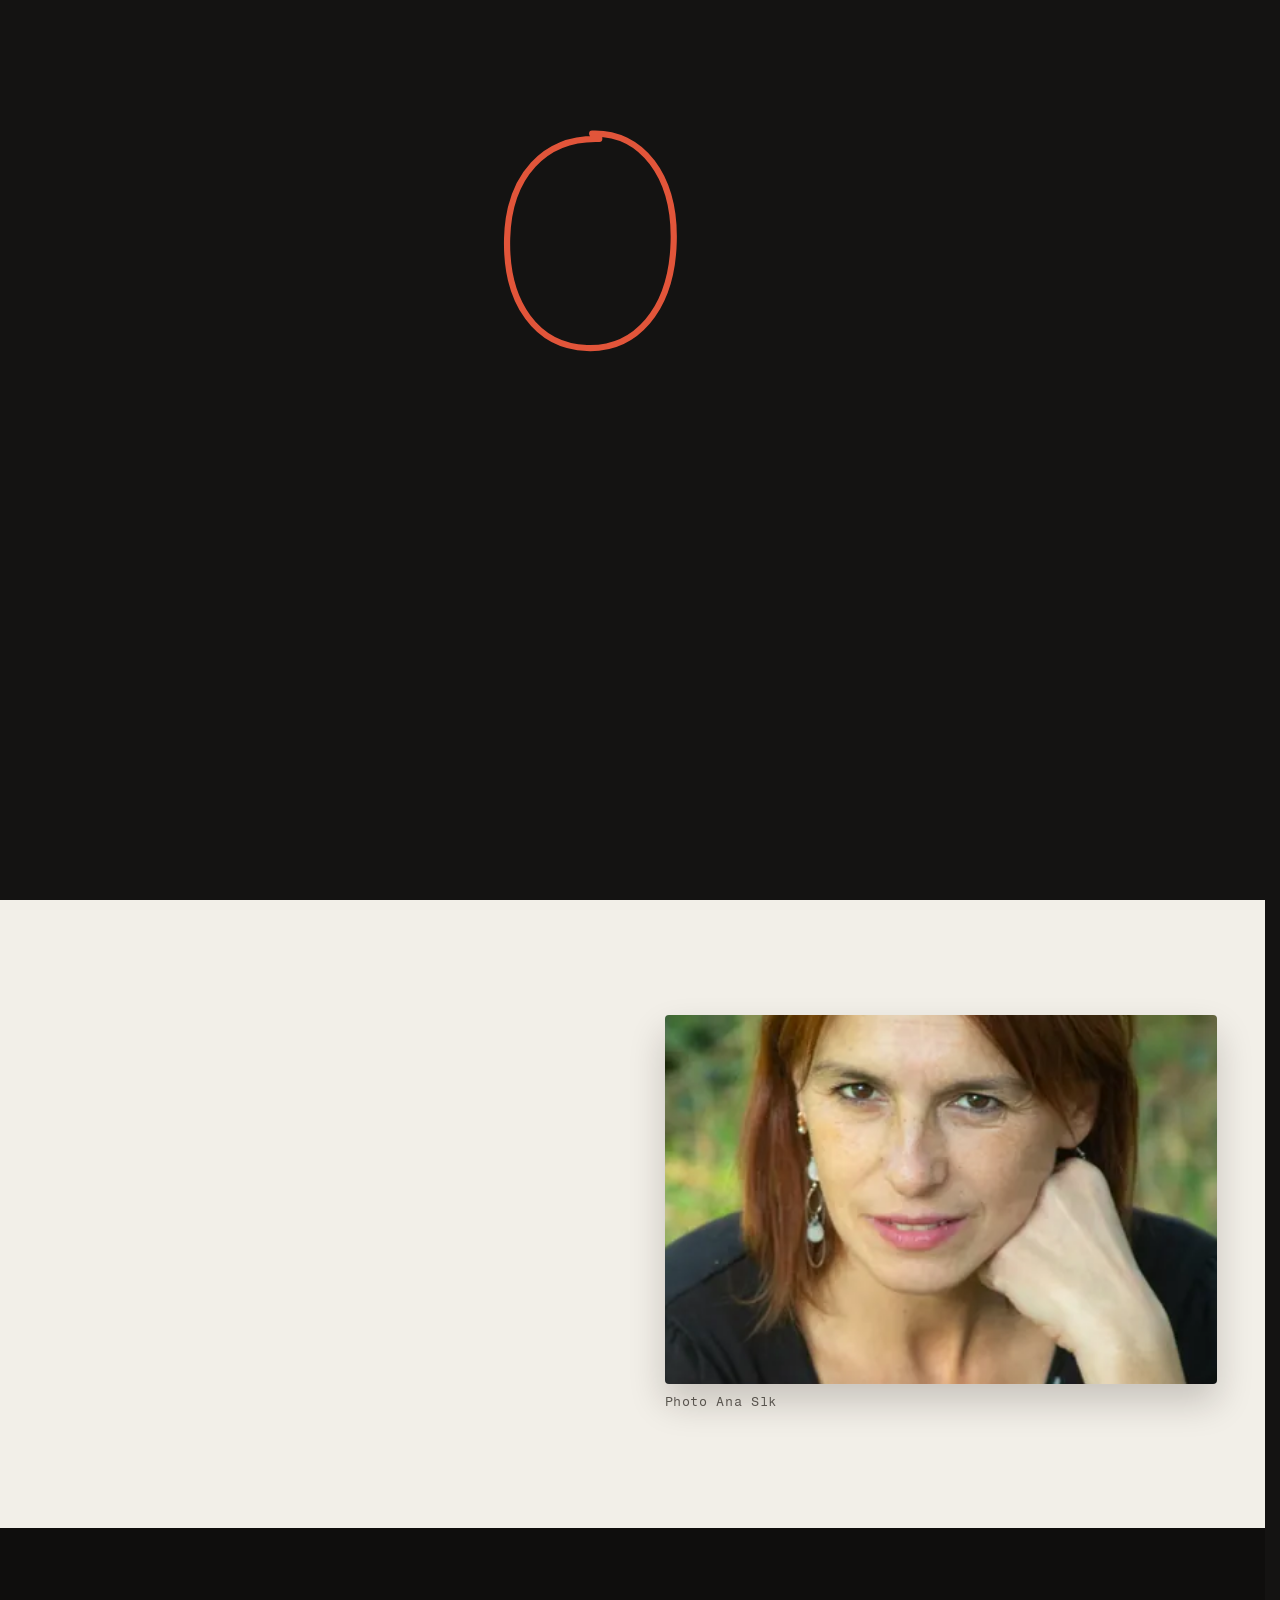
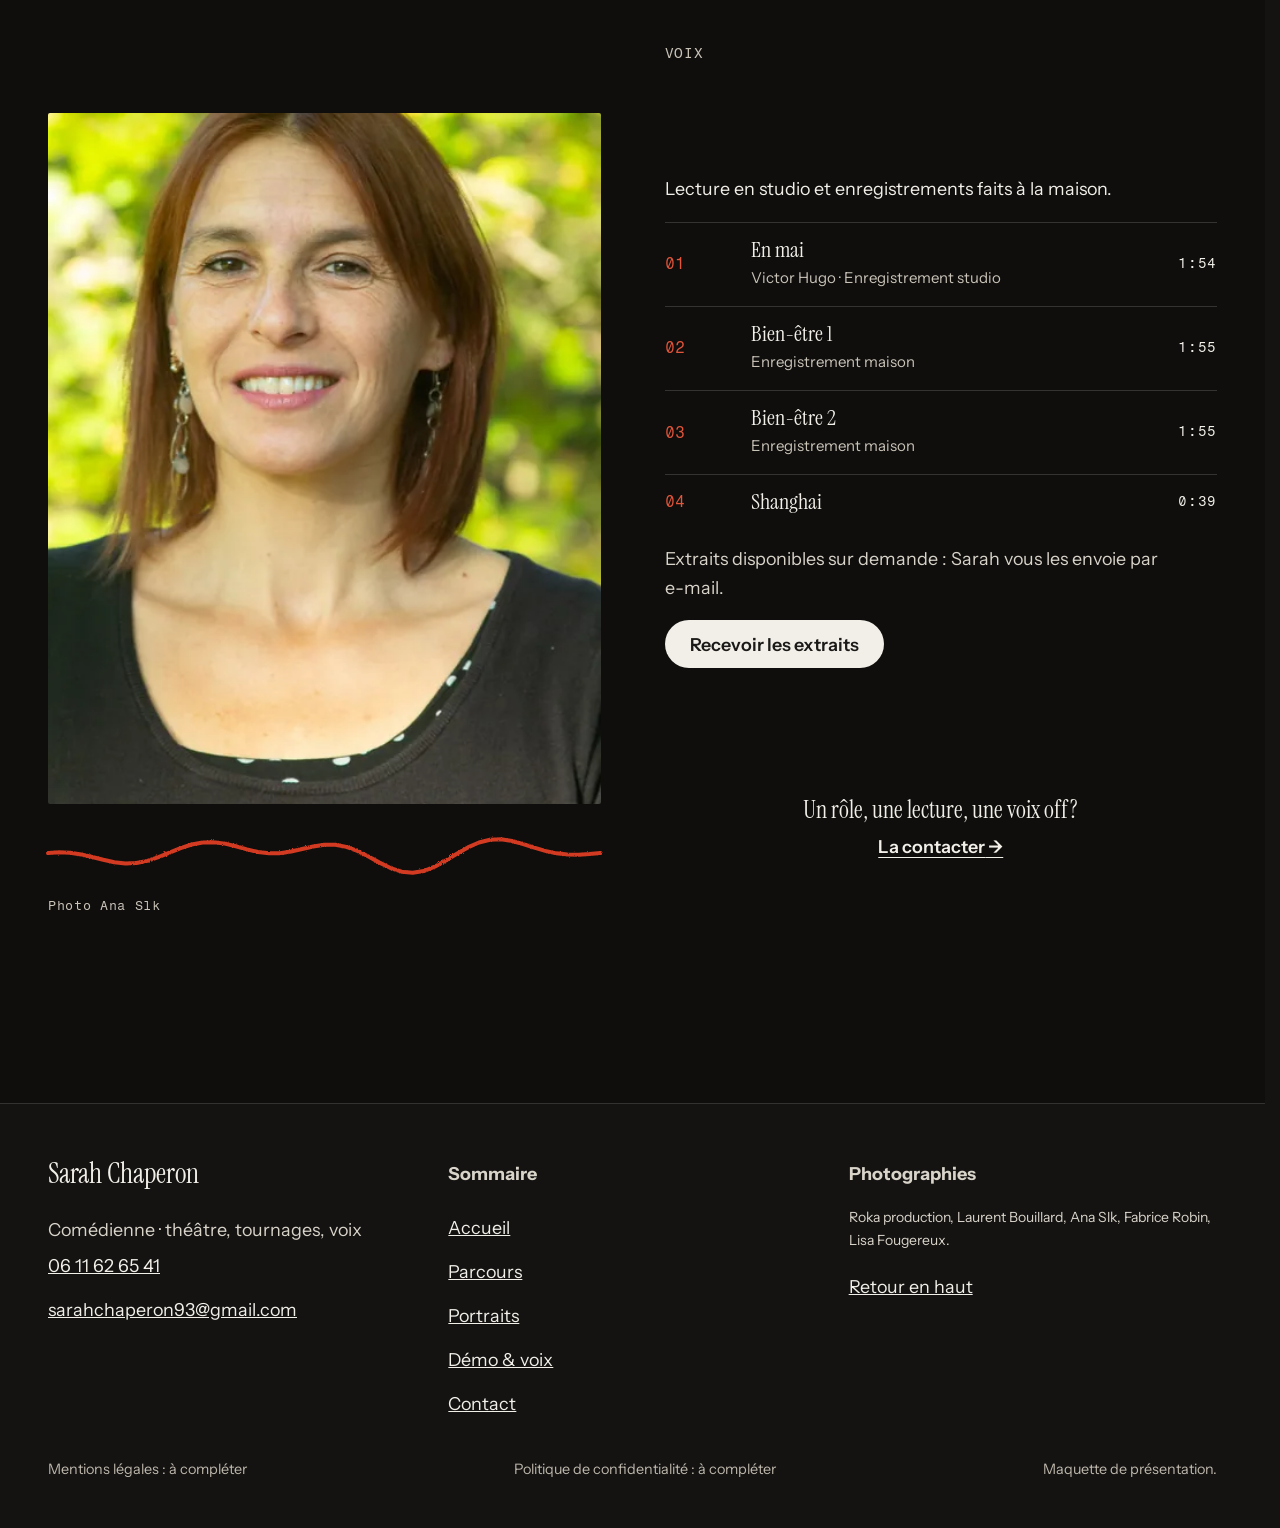
<file: demo-et-voix.html>
<!doctype html>
<html lang="fr" data-v="2" data-curseur>
<head>
<meta charset="utf-8">
<meta name="viewport" content="width=device-width, initial-scale=1, viewport-fit=cover">
<title>Bande-démo et voix : Sarah Chaperon, comédienne</title>
<meta name="description" content="La bande-démo 2024 de Sarah Chaperon et ses extraits de voix, dont « En mai » de Victor Hugo.">
<meta name="robots" content="noindex, nofollow">
<link rel="canonical" href="https://sarah-chaperon-maquette.vercel.app/demo-et-voix">
<style>:root{--fond:#f2efe8;--texte:#1b1a18;--voile-fond:#141312;--ouverture-fond:#141312;--menu-fond:#f2efe8}:root { --entete-h: 72px; --barres-h: 0px; } html { background: var(--fond); color: var(--texte); scrollbar-gutter: stable; } body { margin: 0; background: var(--fond); } html.js:not(.secours):not([data-arrivee="retour"]) [data-anime] { opacity: 0; } html.js:not(.secours):not([data-arrivee="retour"]) [data-anime].vu { opacity: 1; } [data-voile] { position: fixed; inset: 0; z-index: 900; background: var(--voile-fond); transform: translateY(100%); visibility: hidden; pointer-events: none; } html[data-arrivee="voile"]:not(.voile-leve):not(.secours) [data-voile] { transform: none; visibility: visible; } html.secours [data-voile] { visibility: hidden !important; } .ouverture-panneau { position: fixed; inset: 0; z-index: 850; display: none; place-content: center; justify-items: center; background: var(--ouverture-fond, var(--voile-fond)); color: var(--fond); text-align: center; } html.js[data-arrivee="intro"]:not(.secours):not(.intro-finie) .ouverture-panneau { display: grid; } html.defilement-bloque, html.defilement-bloque body, html.js[data-arrivee="intro"]:not(.secours):not(.intro-finie), html.js[data-arrivee="intro"]:not(.secours):not(.intro-finie) body, html[data-arrivee="voile"]:not(.voile-leve):not(.secours), html[data-arrivee="voile"]:not(.voile-leve):not(.secours) body { overflow: hidden; } html.js[data-arrivee="intro"]:not(.secours):not(.intro-finie) { background-color: var(--ouverture-fond, var(--voile-fond)); } html[data-arrivee="voile"]:not(.voile-leve):not(.secours) { background-color: var(--voile-fond); }</style>
<script>(function () {
var d = document.documentElement, ss = null, ls = null;
try { ss = window.sessionStorage; ls = window.localStorage; } catch (e) {}
d.classList.add('js');
var nav = performance.getEntriesByType ? performance.getEntriesByType('navigation')[0] : null;
var type = nav ? nav.type : 'navigate';
var depart = null;
try { depart = JSON.parse(ss.getItem('socle:depart') || 'null'); ss.removeItem('socle:depart'); } catch (e) {}
if (depart && !(Date.now() - depart.t < 15000)) depart = null;
var mode = type === 'back_forward' ? 'retour' : type === 'reload' ? 'intro' : depart ? 'voile' : 'intro';
d.setAttribute('data-arrivee', mode);
if (mode === 'voile' && depart.couleur) d.style.setProperty('--voile-fond', depart.couleur);
if (type === 'reload' && 'scrollRestoration' in history) {
history.scrollRestoration = 'manual';
}
try {
var choisie = ls && ls.getItem('socle:langue');
var langue = (d.lang || '').slice(0, 2);
if (choisie && choisie !== langue && type === 'navigate' && !depart) {
var alt = document.querySelector('link[rel="alternate"][hreflang="' + choisie + '"]');
if (alt) location.replace(new URL(alt.href).pathname + location.search + location.hash);
}
} catch (e) {}
setTimeout(function () { if (!d.classList.contains('demarre')) d.classList.add('secours'); }, 2000);
})();</script>
<link rel="preload" href="/assets/fonts/instrument-serif.woff2" as="font" type="font/woff2" crossorigin>
<link rel="preload" href="/assets/fonts/instrument-sans.woff2" as="font" type="font/woff2" crossorigin>
<link rel="stylesheet" href="/assets/css/socle.css?v=2">
<link rel="stylesheet" href="/assets/css/site.css?v=2">
<link rel="modulepreload" href="/assets/js/site.js?v=2">
<link rel="modulepreload" href="/assets/js/socle/index.js?v=2">
<script src="/assets/vendor/gsap.min.js" defer></script>
<script src="/assets/vendor/ScrollTrigger.min.js" defer></script>
<script src="/assets/vendor/SplitText.min.js" defer></script>
<script type="module" src="/assets/js/site.js?v=2"></script>
<meta name="theme-color" content="#f2efe8">
<link rel="icon" href="/assets/images/favicon.svg" type="image/svg+xml">
<link rel="apple-touch-icon" href="/assets/images/apple-touch-icon.png">
<meta property="og:type" content="website">
<meta property="og:site_name" content="Sarah Chaperon">
<meta property="og:locale" content="fr_FR">
<meta property="og:title" content="Bande-démo et voix : Sarah Chaperon, comédienne">
<meta property="og:description" content="La bande-démo 2024 de Sarah Chaperon et ses extraits de voix, dont « En mai » de Victor Hugo.">
<meta property="og:url" content="https://sarah-chaperon-maquette.vercel.app/demo-et-voix">
<meta property="og:image" content="https://sarah-chaperon-maquette.vercel.app/assets/partage/demo-et-voix-fr.jpg">
<meta property="og:image:width" content="1200">
<meta property="og:image:height" content="630">
<meta property="og:image:alt" content="Une petite salle de projection dans le noir">
<meta name="twitter:card" content="summary_large_image">
<script type="application/ld+json">{"@context":"https://schema.org","@type":"Person","name":"Sarah Chaperon","jobTitle":"Comédienne","email":"mailto:sarahchaperon93@gmail.com","telephone":"+33611626541","url":"https://sarah-chaperon-maquette.vercel.app"}</script>
</head>
<body id="haut">
<div data-voile data-forme="iris" aria-hidden="true"><div class="voile-contenu"><img src="/assets/images/logo-clair.svg" alt="" width="56" height="56"><span data-voile-libelle>Démo &amp; voix</span></div></div>
<div class="ouverture-panneau" data-ouverture aria-hidden="true">
  <p class="ouverture-nom">Sarah Chaperon</p>
  <svg class="ouverture-cercle" data-ouverture-objet viewBox="0 0 220 270" width="150" height="184" aria-hidden="true"><path d="M112 14 C 168 12, 206 62, 204 136 C 202 214, 160 258, 106 256 C 50 254, 14 206, 16 132 C 18 62, 58 18, 120 20" fill="none" stroke="#e2553a" stroke-width="7" stroke-linecap="round"/></svg>
  <p class="ouverture-ligne">Comédienne</p>
</div>
<svg width="0" height="0" style="position:absolute" aria-hidden="true" focusable="false"><filter id="gras-fil" x="-10%" y="-20%" width="120%" height="140%"><feTurbulence type="fractalNoise" baseFrequency="1.4" numOctaves="2" seed="7" result="b"/><feDisplacementMap in="SourceGraphic" in2="b" scale="2.4"/></filter></svg>
<a class="evitement" href="#contenu">Aller au contenu</a>
<header data-entete>
  <div class="entete-rangee">
    <a class="entete-logo" href="/" data-libelle="Accueil">
      <img src="/assets/images/logo.svg" alt="" width="40" height="40"><span>Sarah Chaperon</span>
    </a>
    <nav data-nav aria-label="Navigation principale">
      <ul><li><a href="/parcours" data-libelle="Parcours">Parcours</a></li><li><a href="/portraits" data-libelle="Portraits">Portraits</a></li><li><a href="/demo-et-voix" data-libelle="Démo &amp; voix" aria-current="page">Démo &amp; voix</a></li><li><a href="/contact" data-libelle="Contact">Contact</a></li></ul>
    </nav>
    <div class="entete-actions">
      <a class="bouton entete-action" href="/contact" data-libelle="Contact" data-envol-cible>La contacter</a>
      <button type="button" data-menu-bouton aria-controls="menu" aria-expanded="false" data-libelle-ouvrir="Menu" data-libelle-fermer="Fermer"><span data-libelle-bouton>Menu</span></button>
      <a class="menu-sansjs" href="#menu" data-menu-lien>Menu</a>
    </div>
  </div>
</header>
<script>/* Avant le premier affichage : rangées de la navigation (même règle que ajusterNav dans assets/js/socle/entete.js)
   et hauteur réelle de l'en-tête, pour que rien ne saute quand le JavaScript du site prend la main. */
(function () {
  var h = document.documentElement, u = document.querySelector('[data-nav] ul'), e = document.querySelector('[data-entete]');
  if (u) {
    var deborde = function () { return u.scrollWidth > u.clientWidth + 1; }, c = deborde();
    if (c && window.matchMedia('(min-width: 900px)').matches) {
      h.classList.add('nav-deux-rangees'); c = deborde();
      if (c) { h.classList.add('nav-deux-lignes'); var a = u.querySelector('a'); c = !a || u.getBoundingClientRect().height > a.getBoundingClientRect().height * 2.5; }
      if (c) h.classList.remove('nav-deux-rangees', 'nav-deux-lignes');
    }
    if (c) h.classList.add('nav-compacte');
  }
  if (e) h.style.setProperty('--entete-h', Math.round(e.getBoundingClientRect().height) + 'px');
})();</script>
<span id="menu-ferme" aria-hidden="true"></span>
<div id="menu" data-menu role="dialog" aria-modal="true" aria-label="Menu">
  <p class="menu-sansjs-fermer"><a href="#menu-ferme">Fermer</a></p>
  <ul><li style="--i:0"><a href="/" class="menu-lien" data-libelle="Accueil">Accueil</a></li><li style="--i:1"><a href="/parcours" class="menu-lien" data-libelle="Parcours">Parcours</a></li><li style="--i:2"><a href="/portraits" class="menu-lien" data-libelle="Portraits">Portraits</a></li><li style="--i:3"><a href="/demo-et-voix" class="menu-lien" data-libelle="Démo &amp; voix" aria-current="page">Démo &amp; voix</a></li><li style="--i:4"><a href="/contact" class="menu-lien" data-libelle="Contact">Contact</a></li></ul>
  <p><a class="bouton" href="tel:+33611626541">Appeler 06 11 62 65 41</a></p>
</div>
<main id="contenu" tabindex="-1">
<section class="dv2-ouverture" id="debut">
  <div class="dv2-table" aria-hidden="true"></div>
  <div class="dv2-bande" data-effet="bande" data-galerie data-visuel>
    <a class="dv2-image" href="https://www.youtube.com/watch?v=c_-WWkegUUo" target="_blank" rel="noopener" aria-label="Veni Vidi Bibi : voir la vidéo sur YouTube (nouvel onglet)">
      <figure class="media dv2-media" style="--cadrage:50% 50%;aspect-ratio:16/9">
  <picture>
    <img src="/assets/images/video-veni-1280.webp" srcset="/assets/images/video-veni-640.webp 640w, /assets/images/video-veni-1280.webp 1280w" sizes="(max-width: 760px) 70vw, 30vw" alt="Image de la vidéo Veni Vidi Bibi" width="1280" height="720" fetchpriority="high" loading="eager" decoding="async">
  </picture>
</figure>
      <span class="dv2-play" aria-hidden="true" data-audit-ignorer>▶</span><span class="dv2-legende mono">Veni Vidi Bibi · YouTube ↗</span>
    </a><a class="dv2-image" href="https://www.youtube.com/watch?v=26eZMxqoAQs" target="_blank" rel="noopener" aria-label="Sacrées Championnes : voir la vidéo sur YouTube (nouvel onglet)" data-iris-centre>
      <figure class="media dv2-media" style="--cadrage:50% 50%;aspect-ratio:16/9">
  <picture>
    <img src="/assets/images/video-sacrees-1280.webp" srcset="/assets/images/video-sacrees-640.webp 640w, /assets/images/video-sacrees-1280.webp 1280w" sizes="(max-width: 760px) 70vw, 30vw" alt="Image de la vidéo Sacrées Championnes" width="1280" height="720" fetchpriority="high" loading="eager" decoding="async">
  </picture>
</figure>
      <span class="dv2-play" aria-hidden="true" data-audit-ignorer>▶</span><span class="dv2-legende mono">Sacrées Championnes · YouTube ↗</span>
    </a><a class="dv2-image" href="https://www.youtube.com/watch?v=FAnm90GaVI0" target="_blank" rel="noopener" aria-label="Les Lombricontes : voir la vidéo sur YouTube (nouvel onglet)">
      <figure class="media dv2-media" style="--cadrage:50% 50%;aspect-ratio:16/9">
  <picture>
    <img src="/assets/images/video-lombri-1280.webp" srcset="/assets/images/video-lombri-640.webp 640w, /assets/images/video-lombri-1280.webp 1280w" sizes="(max-width: 760px) 70vw, 30vw" alt="Image de la vidéo Les Lombricontes" width="1280" height="720" fetchpriority="high" loading="eager" decoding="async">
  </picture>
</figure>
      <span class="dv2-play" aria-hidden="true" data-audit-ignorer>▶</span><span class="dv2-legende mono">Les Lombricontes · YouTube ↗</span>
    </a>
  </div>
  <div class="dv2-texte conteneur">
    <p class="surtitre mono ouvre" data-anime="gsap">Bande-démo et voix</p>
    <h1 class="dv-titre" data-grille="typo"><span>La voir,</span> <span class="rouge rouge--sobre">l&#39;entendre</span></h1>
    <p class="ouvre dv-actions" data-anime="gsap"><a class="bouton" href="#voix" data-action-principale>Écouter sa voix</a> <span class="mono dv-info" data-info-cle>Bande-démo 2024 · 4 extraits de voix</span></p>
    <p class="ouvre dv-intro masque-ecran-bas" data-anime="gsap">Sa bande-démo de 2024 et quatre extraits de voix, dont « En mai » de Victor Hugo lu en studio.</p>
  </div>
</section>
<section class="dv-demo conteneur" id="demo">
  <div>
    <p class="surtitre mono" data-anime>Bande-démo 2024</p>
    <h2 data-anime="lignes">La bande-démo</h2>
    <p data-anime>Merci à Sarah Gaston, coréalisatrice de Recovery. Demandez le lien à Sarah : elle vous l&#39;envoie.</p>
    <p data-anime class="dv-demande"><a href="/contact?sujet=demo#message" class="bouton" data-libelle="Contact">Recevoir la bande-démo</a><svg class="crayon crayon-bouton" viewBox="0 0 360 110" preserveAspectRatio="none" aria-hidden="true" data-superpose data-effet="crayon" data-grille="fil"><path d="M70 8 C 200 -2, 352 6, 356 52 C 360 98, 250 108, 170 106 C 60 104, 2 90, 4 54 C 6 22, 70 8, 130 4" pathLength="1" filter="url(#gras-fil)"/></svg></p>
  </div>
  <figure class="dv-portrait"><figure class="media dv-portrait-media" data-fx="parallaxe" style="--cadrage:50% 25%;aspect-ratio:3/2">
  <picture>
    <img src="/assets/images/slk-menton-1120.webp" srcset="/assets/images/slk-menton-480.webp 480w, /assets/images/slk-menton-800.webp 800w, /assets/images/slk-menton-1120.webp 1120w" sizes="(max-width: 760px) 70vw, 30vw" alt="Sarah Chaperon pensive, la main sous le menton, dans la verdure" width="1120" height="1680" loading="lazy" decoding="async">
  </picture>
</figure><figcaption class="mono">Photo Ana Slk</figcaption></figure>
</section>
<section class="dv-voix" id="voix">
  <div class="conteneur dv-voix-grille">
    <figure class="dv-voix-portrait" data-effet="onde-crayon">
      <figure class="media dv-voix-media" style="--cadrage:50% 50%;aspect-ratio:4/5">
  <picture>
    <img src="/assets/images/slk-jardin-1120.webp" srcset="/assets/images/slk-jardin-480.webp 480w, /assets/images/slk-jardin-800.webp 800w, /assets/images/slk-jardin-1120.webp 1120w" sizes="(max-width: 760px) 100vw, 36vw" alt="Sarah Chaperon souriante en extérieur, feuillage vert derrière elle" width="1120" height="1680" loading="lazy" decoding="async">
  </picture>
</figure>
      <svg class="dv-onde-crayon" viewBox="0 0 400 80" preserveAspectRatio="none" aria-hidden="true"><path d="M0 40 L400 40"/></svg>
      <figcaption class="mono">Photo Ana Slk</figcaption>
    </figure>
    <div class="lrs dv-lecteur" data-module="lecteur-reactif-au-son" data-avec-son="non">
      <p class="surtitre mono">Voix</p>
      <h2 data-anime="lignes">Sa voix</h2>
      <p>Lecture en studio et enregistrements faits à la maison.</p>
      <ol class="lrs__pistes dv-pistes">
        <li class="lrs__piste dv-piste">
          <span class="dv-num mono" aria-hidden="true">01</span>
          <span class="lrs__corps"><span class="lrs__titre">En mai</span><span class="lrs__detail">Victor Hugo · Enregistrement studio</span></span>
          <span class="lrs__duree mono">1:54</span>
        </li><li class="lrs__piste dv-piste">
          <span class="dv-num mono" aria-hidden="true">02</span>
          <span class="lrs__corps"><span class="lrs__titre">Bien-être 1</span><span class="lrs__detail">Enregistrement maison</span></span>
          <span class="lrs__duree mono">1:55</span>
        </li><li class="lrs__piste dv-piste">
          <span class="dv-num mono" aria-hidden="true">03</span>
          <span class="lrs__corps"><span class="lrs__titre">Bien-être 2</span><span class="lrs__detail">Enregistrement maison</span></span>
          <span class="lrs__duree mono">1:55</span>
        </li><li class="lrs__piste dv-piste">
          <span class="dv-num mono" aria-hidden="true">04</span>
          <span class="lrs__corps"><span class="lrs__titre">Shanghai</span><span class="lrs__detail"></span></span>
          <span class="lrs__duree mono">0:39</span>
        </li>
      </ol>
      <p class="dv-note">Extraits disponibles sur demande : Sarah vous les envoie par e-mail.</p><p><a href="/contact?sujet=voix-extraits#message" class="bouton bouton--clair" data-libelle="Contact">Recevoir les extraits</a></p>
      <audio class="lrs__audio" preload="none"></audio>
      <p class="dv-suite"><b>Un rôle, une lecture, une voix off ?</b> <a href="/contact#message" class="lien-fleche" data-libelle="Contact">La contacter</a></p>
    </div>
  </div>
</section>
</main>
<footer class="pied" id="pied">
  <div class="conteneur pied-grille">
    <div>
      <p class="pied-nom">Sarah Chaperon</p>
      <p>Comédienne · théâtre, tournages, voix<br><a href="tel:+33611626541">06 11 62 65 41</a><br><a href="mailto:sarahchaperon93@gmail.com">sarahchaperon93@gmail.com</a></p>
    </div>
    <nav aria-label="Sommaire">
      <p><strong>Sommaire</strong></p>
      <ul><li><a href="/" data-libelle="Accueil">Accueil</a></li><li><a href="/parcours" data-libelle="Parcours">Parcours</a></li><li><a href="/portraits" data-libelle="Portraits">Portraits</a></li><li><a href="/demo-et-voix" data-libelle="Démo &amp; voix" aria-current="page">Démo &amp; voix</a></li><li><a href="/contact" data-libelle="Contact">Contact</a></li></ul>
    </nav>
    <div>
      <p><strong>Photographies</strong></p>
      <p class="pied-credits">Roka production, Laurent Bouillard, Ana Slk, Fabrice Robin, Lisa Fougereux.</p>
      <p><a href="#haut" data-sans-transition>Retour en haut</a></p>
    </div>
  </div>
  <div class="conteneur pied-bas"><p>Mentions légales : à compléter</p><p>Politique de confidentialité : à compléter</p><p>Maquette de présentation.</p></div>
</footer>
<div data-barre-fixe>
  <a class="bouton bouton--contour" href="tel:+33611626541">Appeler</a>
  <a class="bouton" href="/contact" data-libelle="Contact">La contacter</a>
</div>
</body>
</html>
</file>
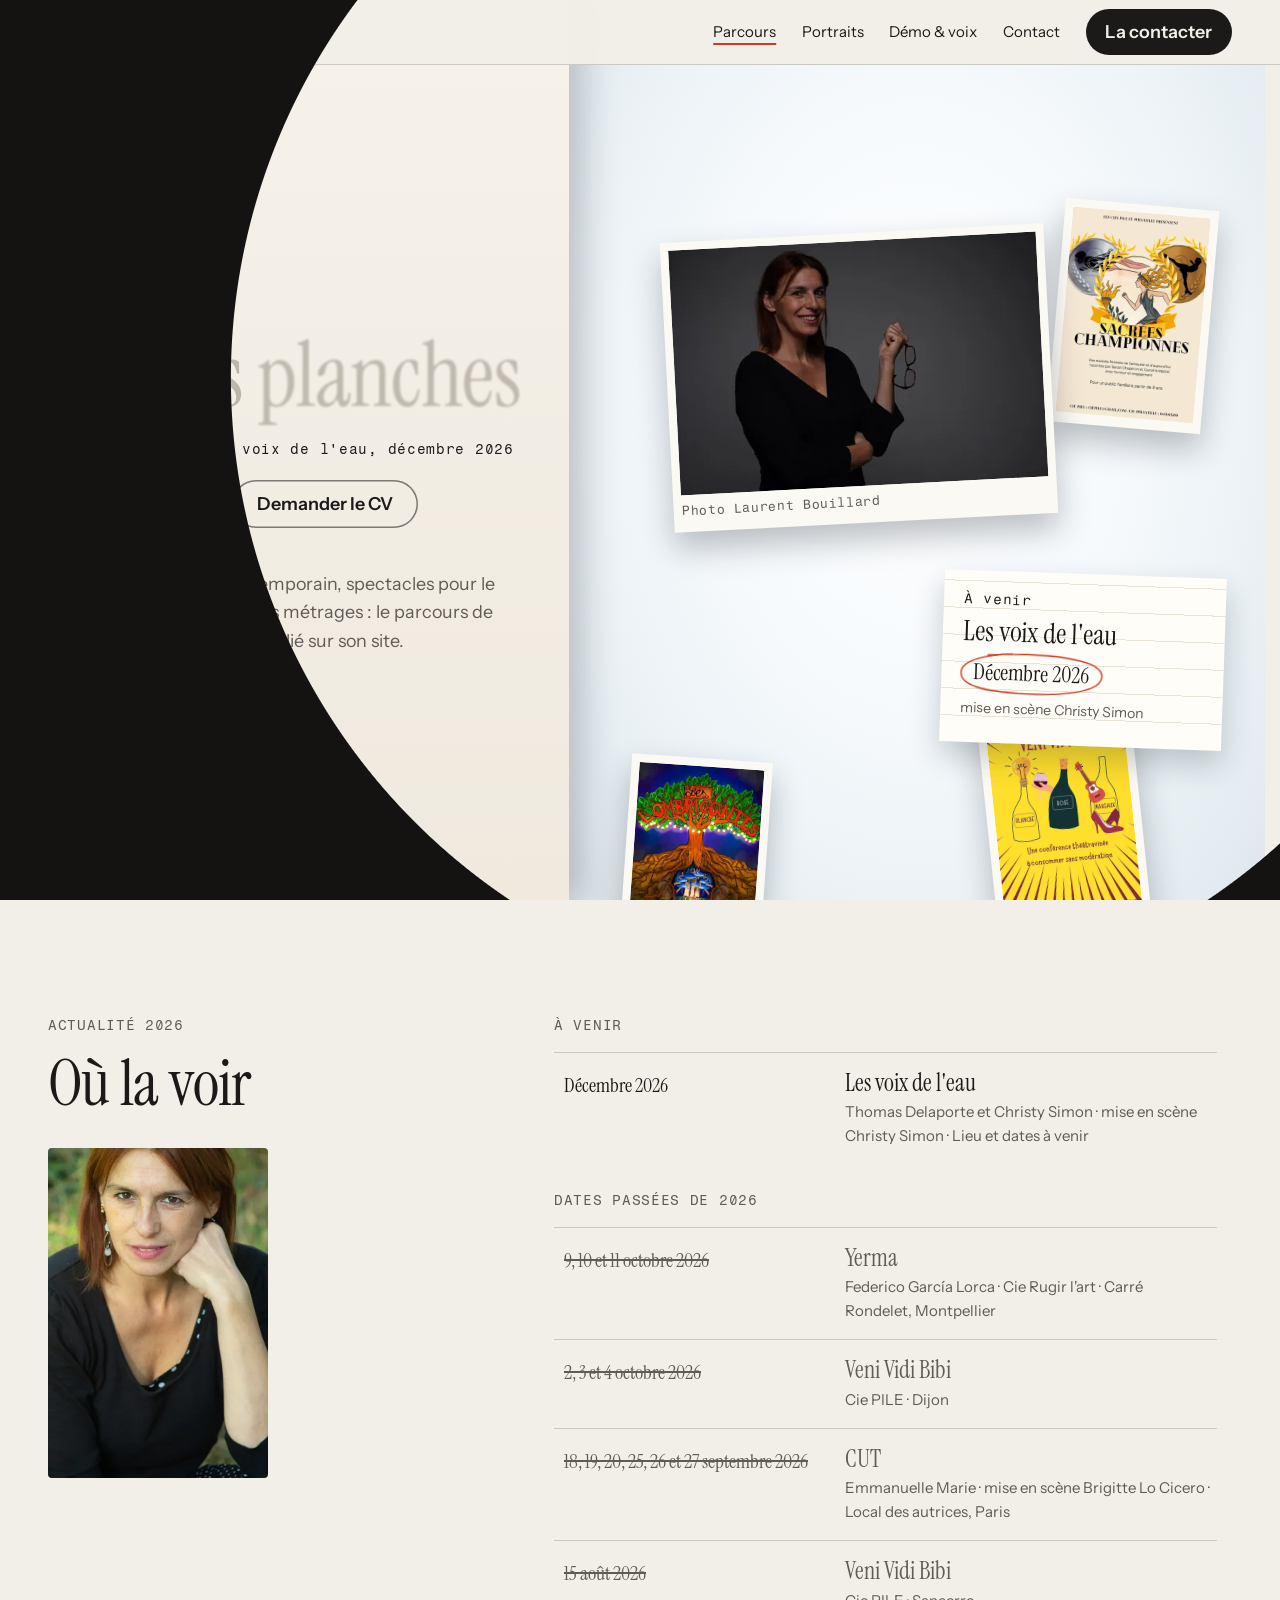
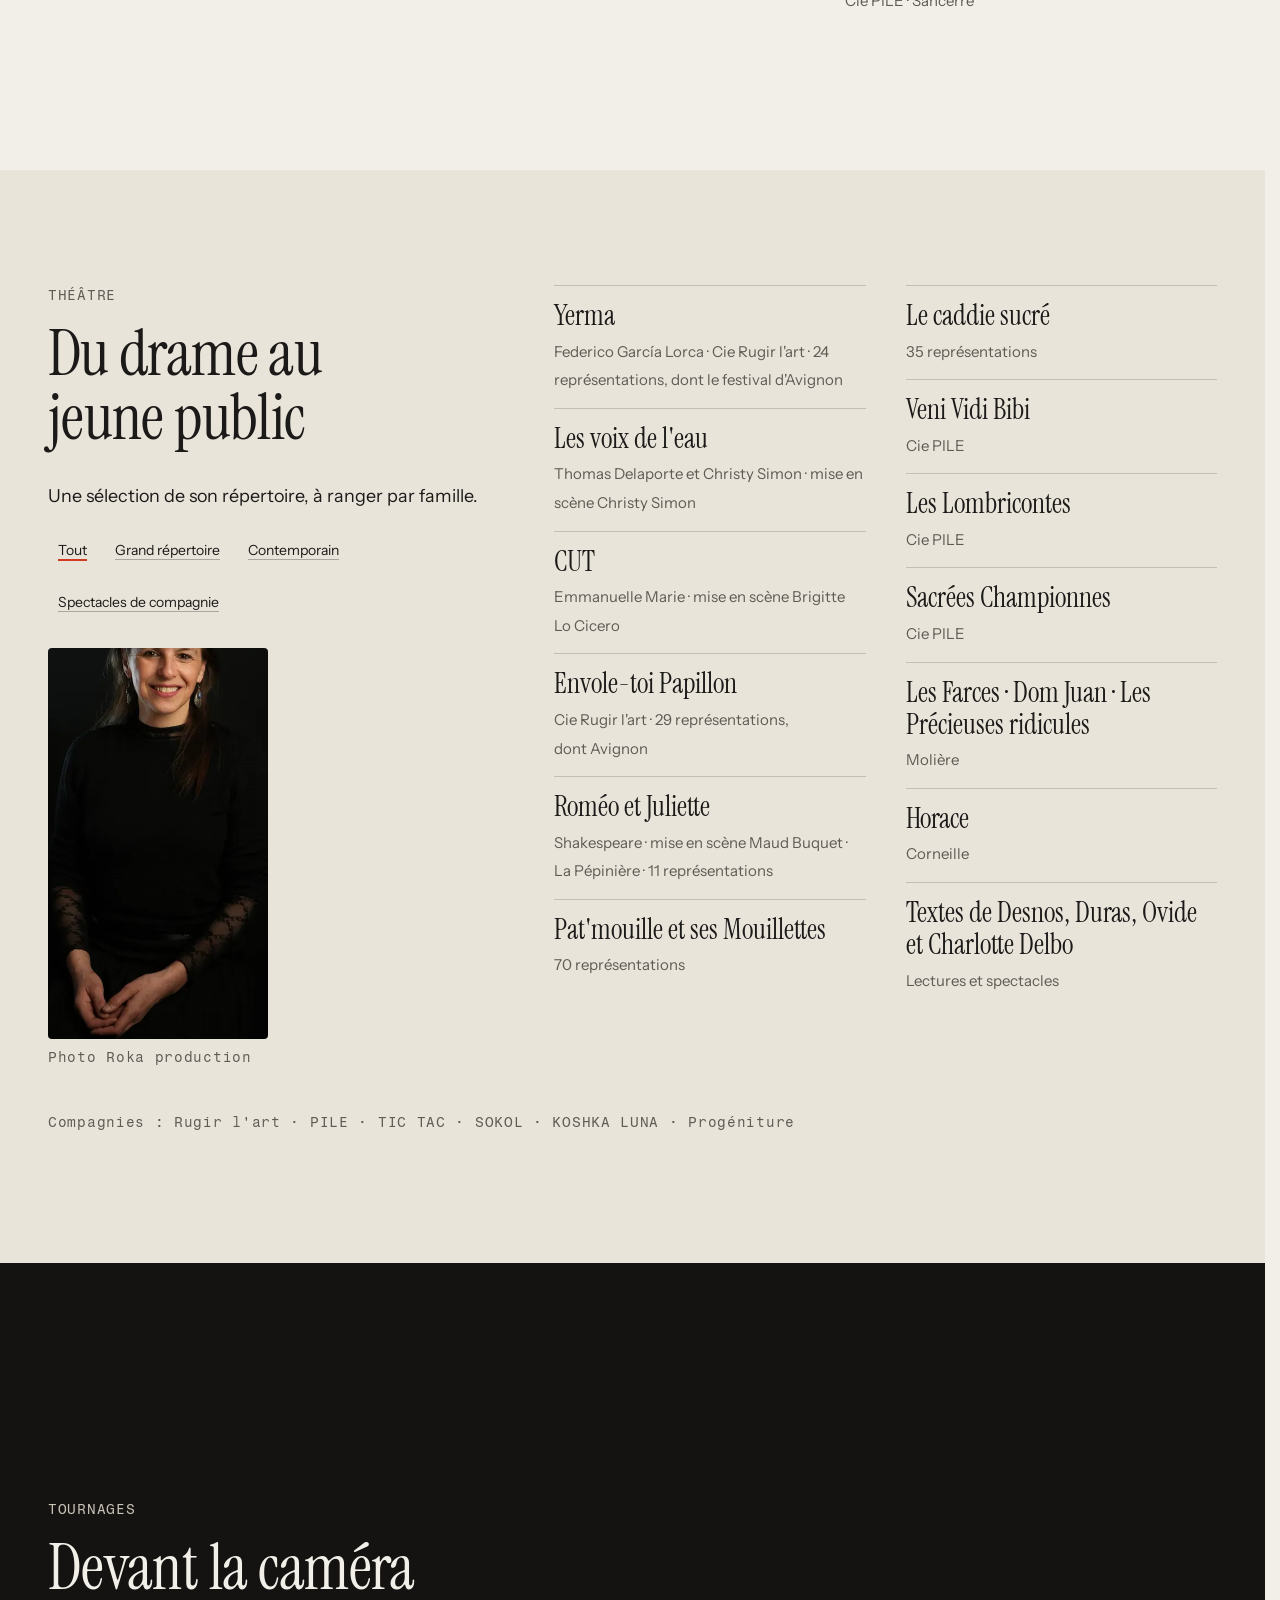
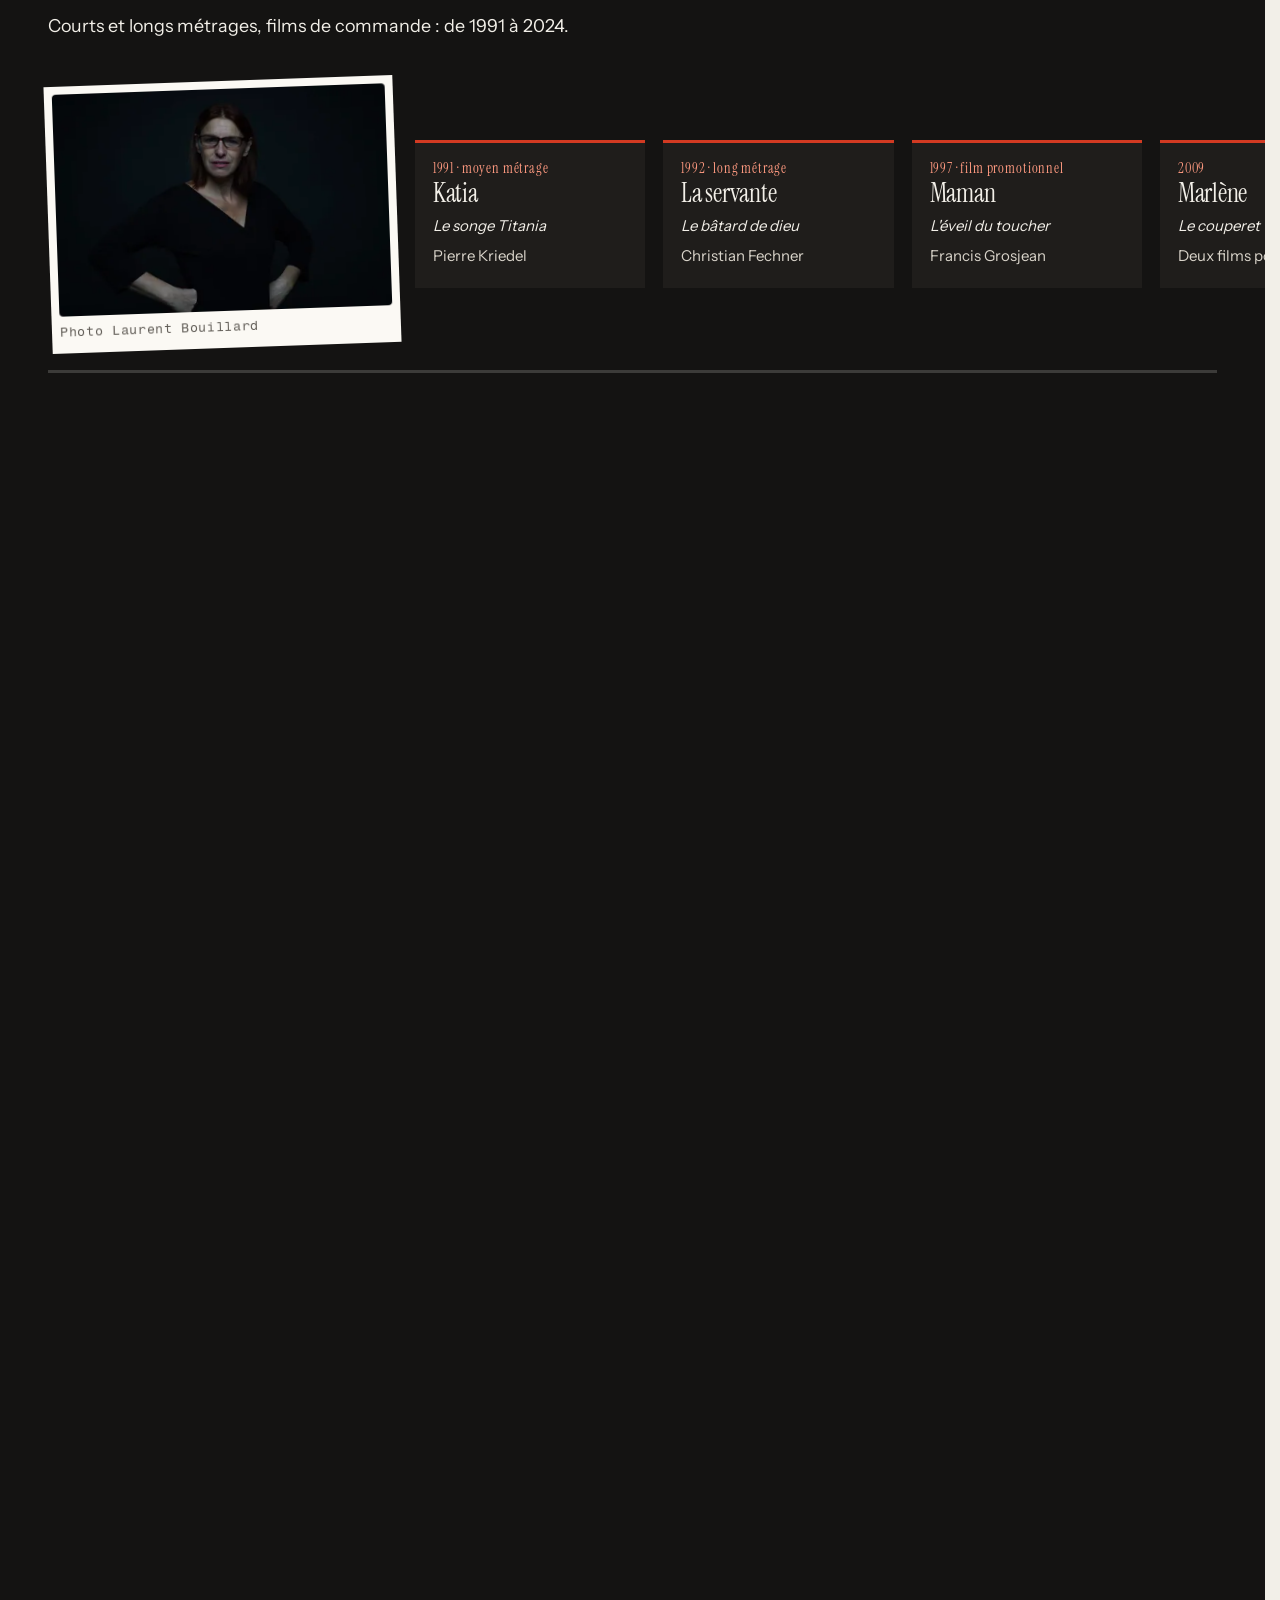
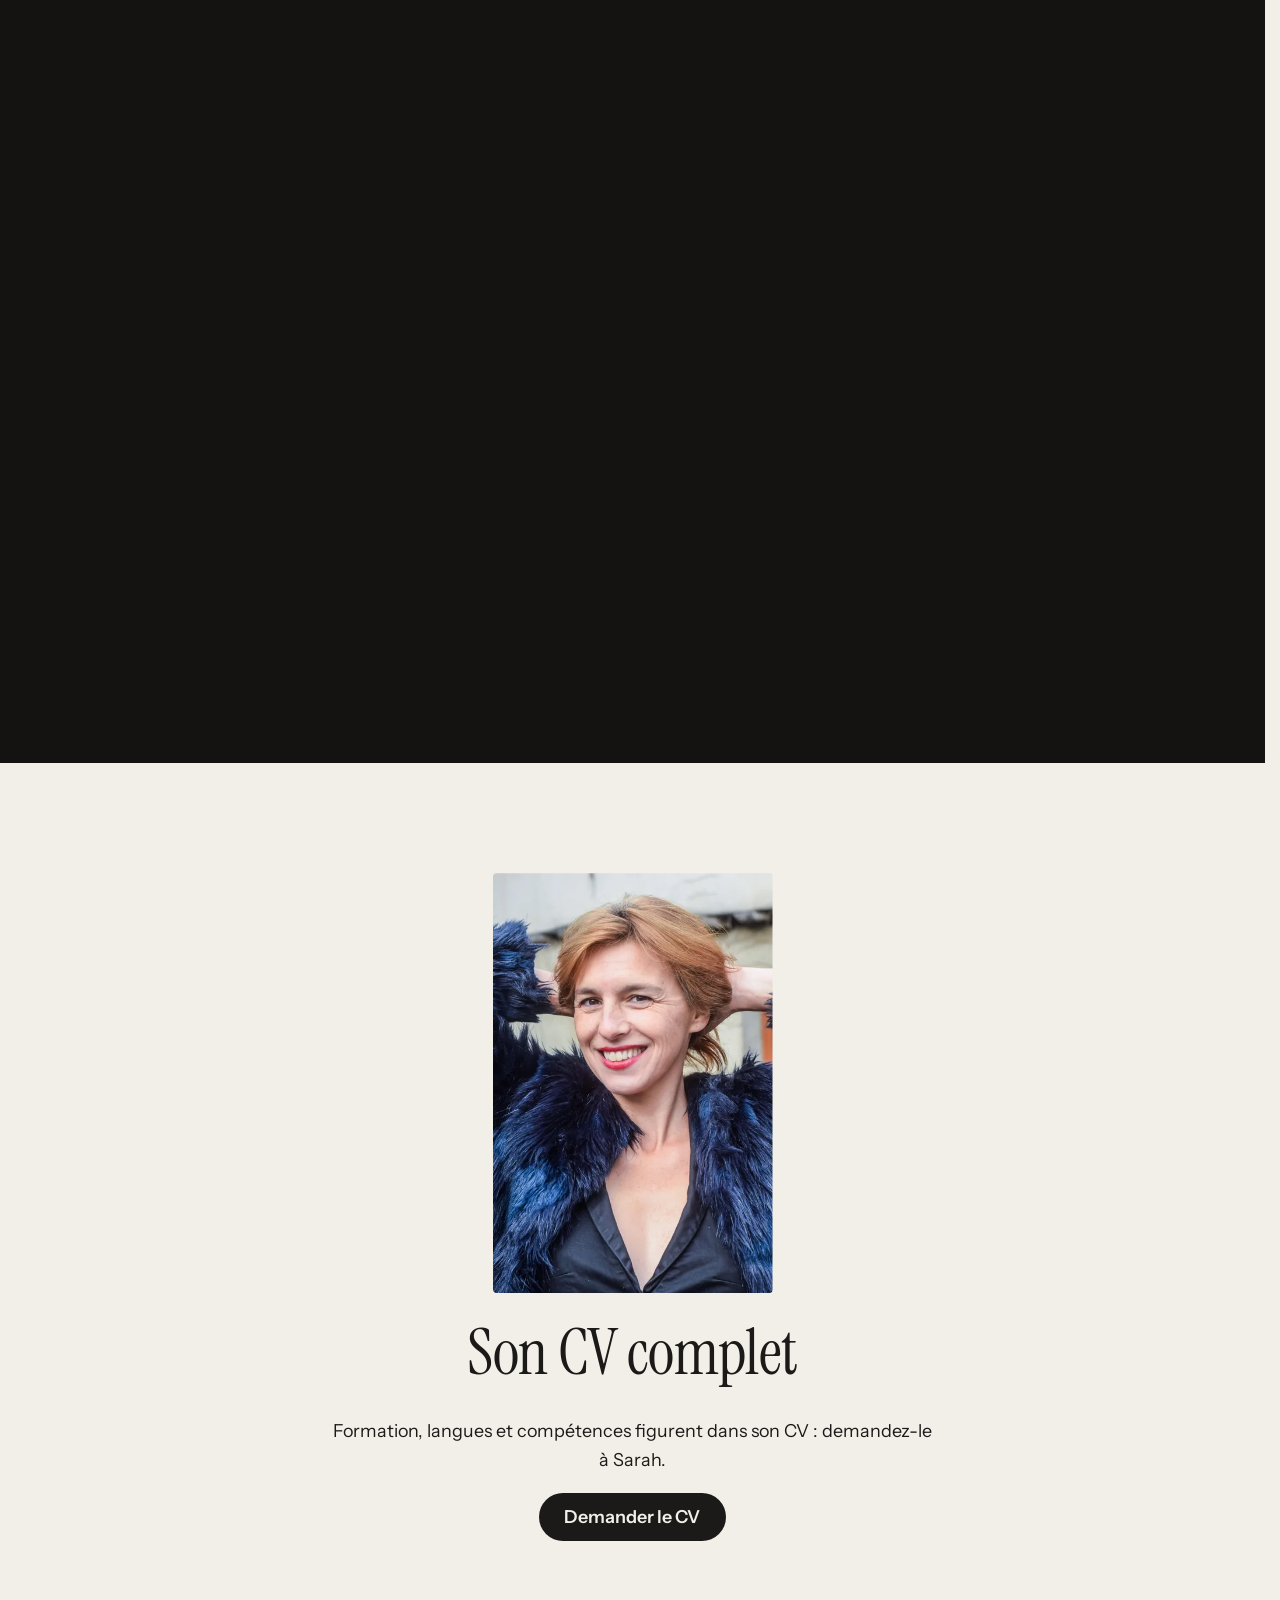
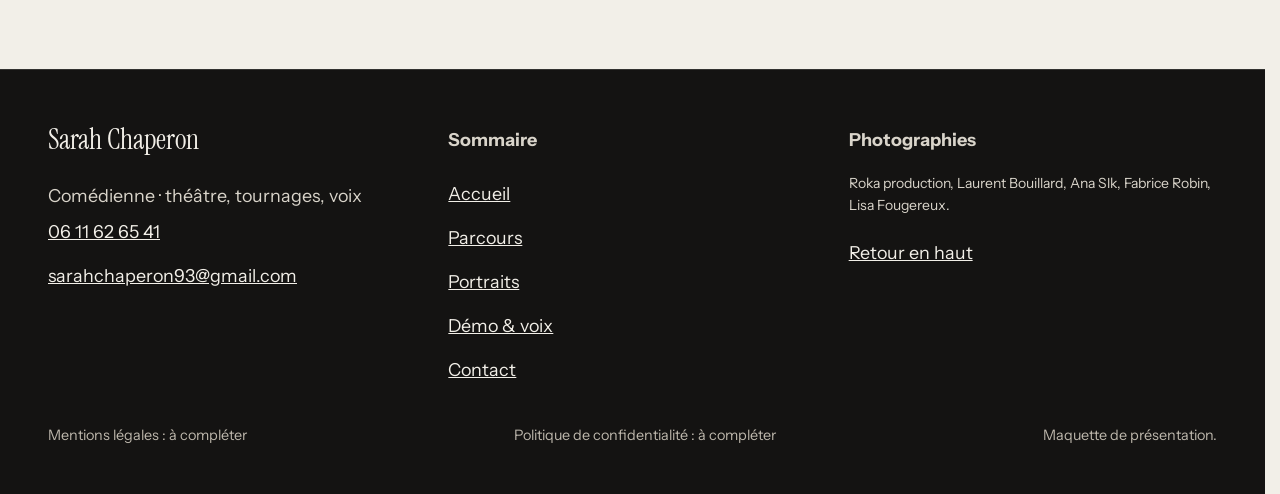
<file: parcours.html>
<!doctype html>
<html lang="fr" data-v="2" data-curseur>
<head>
<meta charset="utf-8">
<meta name="viewport" content="width=device-width, initial-scale=1, viewport-fit=cover">
<title>Parcours : Sarah Chaperon, comédienne</title>
<meta name="description" content="Actualité, théâtre et tournages de Sarah Chaperon : Yerma, CUT, Les voix de l&#39;eau, la Cie PILE, des courts métrages de 1991 à 2024.">
<meta name="robots" content="noindex, nofollow">
<link rel="canonical" href="https://sarah-chaperon-maquette.vercel.app/parcours">
<style>:root{--fond:#f2efe8;--texte:#1b1a18;--voile-fond:#141312;--ouverture-fond:#141312;--menu-fond:#f2efe8}:root { --entete-h: 72px; --barres-h: 0px; } html { background: var(--fond); color: var(--texte); scrollbar-gutter: stable; } body { margin: 0; background: var(--fond); } html.js:not(.secours):not([data-arrivee="retour"]) [data-anime] { opacity: 0; } html.js:not(.secours):not([data-arrivee="retour"]) [data-anime].vu { opacity: 1; } [data-voile] { position: fixed; inset: 0; z-index: 900; background: var(--voile-fond); transform: translateY(100%); visibility: hidden; pointer-events: none; } html[data-arrivee="voile"]:not(.voile-leve):not(.secours) [data-voile] { transform: none; visibility: visible; } html.secours [data-voile] { visibility: hidden !important; } .ouverture-panneau { position: fixed; inset: 0; z-index: 850; display: none; place-content: center; justify-items: center; background: var(--ouverture-fond, var(--voile-fond)); color: var(--fond); text-align: center; } html.js[data-arrivee="intro"]:not(.secours):not(.intro-finie) .ouverture-panneau { display: grid; } html.defilement-bloque, html.defilement-bloque body, html.js[data-arrivee="intro"]:not(.secours):not(.intro-finie), html.js[data-arrivee="intro"]:not(.secours):not(.intro-finie) body, html[data-arrivee="voile"]:not(.voile-leve):not(.secours), html[data-arrivee="voile"]:not(.voile-leve):not(.secours) body { overflow: hidden; } html.js[data-arrivee="intro"]:not(.secours):not(.intro-finie) { background-color: var(--ouverture-fond, var(--voile-fond)); } html[data-arrivee="voile"]:not(.voile-leve):not(.secours) { background-color: var(--voile-fond); }</style>
<script>(function () {
var d = document.documentElement, ss = null, ls = null;
try { ss = window.sessionStorage; ls = window.localStorage; } catch (e) {}
d.classList.add('js');
var nav = performance.getEntriesByType ? performance.getEntriesByType('navigation')[0] : null;
var type = nav ? nav.type : 'navigate';
var depart = null;
try { depart = JSON.parse(ss.getItem('socle:depart') || 'null'); ss.removeItem('socle:depart'); } catch (e) {}
if (depart && !(Date.now() - depart.t < 15000)) depart = null;
var mode = type === 'back_forward' ? 'retour' : type === 'reload' ? 'intro' : depart ? 'voile' : 'intro';
d.setAttribute('data-arrivee', mode);
if (mode === 'voile' && depart.couleur) d.style.setProperty('--voile-fond', depart.couleur);
if (type === 'reload' && 'scrollRestoration' in history) {
history.scrollRestoration = 'manual';
}
try {
var choisie = ls && ls.getItem('socle:langue');
var langue = (d.lang || '').slice(0, 2);
if (choisie && choisie !== langue && type === 'navigate' && !depart) {
var alt = document.querySelector('link[rel="alternate"][hreflang="' + choisie + '"]');
if (alt) location.replace(new URL(alt.href).pathname + location.search + location.hash);
}
} catch (e) {}
setTimeout(function () { if (!d.classList.contains('demarre')) d.classList.add('secours'); }, 2000);
})();</script>
<link rel="preload" href="/assets/fonts/instrument-serif.woff2" as="font" type="font/woff2" crossorigin>
<link rel="preload" href="/assets/fonts/instrument-sans.woff2" as="font" type="font/woff2" crossorigin>
<link rel="stylesheet" href="/assets/css/socle.css?v=2">
<link rel="stylesheet" href="/assets/css/site.css?v=2">
<link rel="modulepreload" href="/assets/js/site.js?v=2">
<link rel="modulepreload" href="/assets/js/socle/index.js?v=2">
<script src="/assets/vendor/gsap.min.js" defer></script>
<script src="/assets/vendor/ScrollTrigger.min.js" defer></script>
<script src="/assets/vendor/SplitText.min.js" defer></script>
<script type="module" src="/assets/js/site.js?v=2"></script>
<meta name="theme-color" content="#f2efe8">
<link rel="icon" href="/assets/images/favicon.svg" type="image/svg+xml">
<link rel="apple-touch-icon" href="/assets/images/apple-touch-icon.png">
<meta property="og:type" content="website">
<meta property="og:site_name" content="Sarah Chaperon">
<meta property="og:locale" content="fr_FR">
<meta property="og:title" content="Parcours : Sarah Chaperon, comédienne">
<meta property="og:description" content="Actualité, théâtre et tournages de Sarah Chaperon : Yerma, CUT, Les voix de l&#39;eau, la Cie PILE, des courts métrages de 1991 à 2024.">
<meta property="og:url" content="https://sarah-chaperon-maquette.vercel.app/parcours">
<meta property="og:image" content="https://sarah-chaperon-maquette.vercel.app/assets/partage/parcours-fr.jpg">
<meta property="og:image:width" content="1200">
<meta property="og:image:height" content="630">
<meta property="og:image:alt" content="Un plateau de théâtre vide sous une poursuite">
<meta name="twitter:card" content="summary_large_image">
<script type="application/ld+json">{"@context":"https://schema.org","@type":"Person","name":"Sarah Chaperon","jobTitle":"Comédienne","email":"mailto:sarahchaperon93@gmail.com","telephone":"+33611626541","url":"https://sarah-chaperon-maquette.vercel.app"}</script>
</head>
<body id="haut">
<div data-voile data-forme="iris" aria-hidden="true"><div class="voile-contenu"><img src="/assets/images/logo-clair.svg" alt="" width="56" height="56"><span data-voile-libelle>Parcours</span></div></div>
<div class="ouverture-panneau" data-ouverture aria-hidden="true">
  <p class="ouverture-nom">Sarah Chaperon</p>
  <svg class="ouverture-cercle" data-ouverture-objet viewBox="0 0 220 270" width="150" height="184" aria-hidden="true"><path d="M112 14 C 168 12, 206 62, 204 136 C 202 214, 160 258, 106 256 C 50 254, 14 206, 16 132 C 18 62, 58 18, 120 20" fill="none" stroke="#e2553a" stroke-width="7" stroke-linecap="round"/></svg>
  <p class="ouverture-ligne">Comédienne</p>
</div>
<svg width="0" height="0" style="position:absolute" aria-hidden="true" focusable="false"><filter id="gras-fil" x="-10%" y="-20%" width="120%" height="140%"><feTurbulence type="fractalNoise" baseFrequency="1.4" numOctaves="2" seed="7" result="b"/><feDisplacementMap in="SourceGraphic" in2="b" scale="2.4"/></filter></svg>
<a class="evitement" href="#contenu">Aller au contenu</a>
<header data-entete>
  <div class="entete-rangee">
    <a class="entete-logo" href="/" data-libelle="Accueil">
      <img src="/assets/images/logo.svg" alt="" width="40" height="40"><span>Sarah Chaperon</span>
    </a>
    <nav data-nav aria-label="Navigation principale">
      <ul><li><a href="/parcours" data-libelle="Parcours" aria-current="page">Parcours</a></li><li><a href="/portraits" data-libelle="Portraits">Portraits</a></li><li><a href="/demo-et-voix" data-libelle="Démo &amp; voix">Démo &amp; voix</a></li><li><a href="/contact" data-libelle="Contact">Contact</a></li></ul>
    </nav>
    <div class="entete-actions">
      <a class="bouton entete-action" href="/contact" data-libelle="Contact" data-envol-cible>La contacter</a>
      <button type="button" data-menu-bouton aria-controls="menu" aria-expanded="false" data-libelle-ouvrir="Menu" data-libelle-fermer="Fermer"><span data-libelle-bouton>Menu</span></button>
      <a class="menu-sansjs" href="#menu" data-menu-lien>Menu</a>
    </div>
  </div>
</header>
<script>/* Avant le premier affichage : rangées de la navigation (même règle que ajusterNav dans assets/js/socle/entete.js)
   et hauteur réelle de l'en-tête, pour que rien ne saute quand le JavaScript du site prend la main. */
(function () {
  var h = document.documentElement, u = document.querySelector('[data-nav] ul'), e = document.querySelector('[data-entete]');
  if (u) {
    var deborde = function () { return u.scrollWidth > u.clientWidth + 1; }, c = deborde();
    if (c && window.matchMedia('(min-width: 900px)').matches) {
      h.classList.add('nav-deux-rangees'); c = deborde();
      if (c) { h.classList.add('nav-deux-lignes'); var a = u.querySelector('a'); c = !a || u.getBoundingClientRect().height > a.getBoundingClientRect().height * 2.5; }
      if (c) h.classList.remove('nav-deux-rangees', 'nav-deux-lignes');
    }
    if (c) h.classList.add('nav-compacte');
  }
  if (e) h.style.setProperty('--entete-h', Math.round(e.getBoundingClientRect().height) + 'px');
})();</script>
<span id="menu-ferme" aria-hidden="true"></span>
<div id="menu" data-menu role="dialog" aria-modal="true" aria-label="Menu">
  <p class="menu-sansjs-fermer"><a href="#menu-ferme">Fermer</a></p>
  <ul><li style="--i:0"><a href="/" class="menu-lien" data-libelle="Accueil">Accueil</a></li><li style="--i:1"><a href="/parcours" class="menu-lien" data-libelle="Parcours" aria-current="page">Parcours</a></li><li style="--i:2"><a href="/portraits" class="menu-lien" data-libelle="Portraits">Portraits</a></li><li style="--i:3"><a href="/demo-et-voix" class="menu-lien" data-libelle="Démo &amp; voix">Démo &amp; voix</a></li><li style="--i:4"><a href="/contact" class="menu-lien" data-libelle="Contact">Contact</a></li></ul>
  <p><a class="bouton" href="tel:+33611626541">Appeler 06 11 62 65 41</a></p>
</div>
<main id="contenu" tabindex="-1">
<section class="table-ouverture pa2-ouverture" id="debut">
  <div class="to-cache">
    <p class="surtitre mono ouvre" data-anime="gsap">Parcours</p>
    <h1 class="to-titre" data-grille="typo"><span>Sur les</span> <span class="rouge rouge--sobre">planches</span></h1>
    <p class="mono ouvre to-info" data-info-cle data-anime="gsap">Prochainement : Les voix de l&#39;eau, décembre 2026</p>
    <p class="ouvre" data-anime="gsap"><a class="bouton" href="#actualite" data-action-principale>Voir l&#39;actualité</a> <a href="/contact?sujet=cv#message" class="bouton bouton--contour" data-libelle="Contact">Demander le CV</a></p>
    <p class="ouvre to-intro masque-ecran-bas" data-anime="gsap">Théâtre classique et contemporain, spectacles pour le jeune public, courts et longs métrages : le parcours de Sarah Chaperon, tel que publié sur son site.</p>
  </div>
  <div class="to-table" data-effet="tirages-poses">
    <div class="to-lumiere" aria-hidden="true"></div>
    <figure class="to-tirage to-t1" data-iris-centre><figure class="media to-media" style="--cadrage:50% 50%;aspect-ratio:3/2">
  <picture>
    <img src="/assets/images/bouillard-lunettes-1120.webp" srcset="/assets/images/bouillard-lunettes-480.webp 480w, /assets/images/bouillard-lunettes-800.webp 800w, /assets/images/bouillard-lunettes-1120.webp 1120w" sizes="(max-width: 760px) 60vw, 26vw" alt="Sarah Chaperon sourit, une paire de lunettes à la main, sur fond gris" width="1120" height="746" fetchpriority="high" loading="eager" decoding="async">
  </picture>
</figure><figcaption class="mono">Photo Laurent Bouillard</figcaption></figure>
    <figure class="to-tirage to-t2"><figure class="media to-media" style="--cadrage:50% 50%;aspect-ratio:2/3">
  <picture>
    <img src="/assets/images/affiche-sacrees-championnes-480.webp" srcset="/assets/images/affiche-sacrees-championnes-320.webp 320w, /assets/images/affiche-sacrees-championnes-480.webp 480w" sizes="(max-width: 760px) 30vw, 11vw" alt="Affiche de Sacrées Championnes" width="480" height="720" loading="lazy" decoding="async">
  </picture>
</figure></figure>
    <figure class="to-tirage to-t3"><figure class="media to-media" style="--cadrage:50% 50%;aspect-ratio:2/3">
  <picture>
    <img src="/assets/images/affiche-veni-vidi-bibi-480.webp" srcset="/assets/images/affiche-veni-vidi-bibi-320.webp 320w, /assets/images/affiche-veni-vidi-bibi-480.webp 480w" sizes="(max-width: 760px) 30vw, 11vw" alt="Affiche de Veni Vidi Bibi" width="480" height="720" loading="lazy" decoding="async">
  </picture>
</figure></figure>
    <figure class="to-tirage to-t4"><figure class="media to-media" style="--cadrage:50% 50%;aspect-ratio:2/3">
  <picture>
    <img src="/assets/images/affiche-lombricontes-480.webp" srcset="/assets/images/affiche-lombricontes-320.webp 320w, /assets/images/affiche-lombricontes-480.webp 480w" sizes="(max-width: 760px) 30vw, 11vw" alt="Affiche des Lombricontes" width="480" height="720" loading="lazy" decoding="async">
  </picture>
</figure></figure>
    <div class="to-fiche" data-superpose>
      <p class="mono">À venir</p>
      <p class="to-fiche-titre">Les voix de l&#39;eau</p>
      <p class="to-fiche-quand"><span class="tel-boite">Décembre 2026<svg class="crayon crayon-fiche" viewBox="0 0 360 110" preserveAspectRatio="none" aria-hidden="true" data-superpose data-effet="crayon" data-grille="fil"><path d="M70 8 C 200 -2, 352 6, 356 52 C 360 98, 250 108, 170 106 C 60 104, 2 90, 4 54 C 6 22, 70 8, 130 4" pathLength="1" filter="url(#gras-fil)"/></svg></span></p>
      <p class="to-fiche-detail">mise en scène Christy Simon</p>
    </div>
  </div>
</section>
<section class="pa-actu conteneur" id="actualite">
  <div>
    <p class="surtitre mono" data-anime>Actualité 2026</p>
    <h2 data-anime="lignes">Où la voir</h2>
    <figure class="media pa-actu-affiche" data-fx="parallaxe" style="--cadrage:50% 50%;aspect-ratio:2/3">
  <picture>
    <img src="/assets/images/slk-menton-1120.webp" srcset="/assets/images/slk-menton-480.webp 480w, /assets/images/slk-menton-800.webp 800w, /assets/images/slk-menton-1120.webp 1120w" sizes="(max-width: 760px) 50vw, 18vw" alt="Sarah Chaperon pensive, la main sous le menton, dans la verdure" width="1120" height="1680" loading="lazy" decoding="async">
  </picture>
</figure>
  </div>
  <div class="pa-dates" data-effet="dates">
    <p class="mono actu-etiquette" data-groupe-titre="avenir" data-texte="À venir">Dates de 2026</p>
    <ol class="pa-liste" data-groupe="avenir">
      <li class="pa-date" data-debut="2026-12" data-fin="2026-12"><span class="pa-quand">Décembre 2026</span><b>Les voix de l&#39;eau</b><span>Thomas Delaporte et Christy Simon · mise en scène Christy Simon · Lieu et dates à venir</span></li><li class="pa-date" data-debut="2026-10-09" data-fin="2026-10-11"><span class="pa-quand">9, 10 et 11 octobre 2026</span><b>Yerma</b><span>Federico García Lorca · Cie Rugir l&#39;art · Carré Rondelet, Montpellier</span></li><li class="pa-date" data-debut="2026-10-02" data-fin="2026-10-04"><span class="pa-quand">2, 3 et 4 octobre 2026</span><b>Veni Vidi Bibi</b><span>Cie PILE · Dijon</span></li><li class="pa-date" data-debut="2026-09-18" data-fin="2026-09-27"><span class="pa-quand">18, 19, 20, 25, 26 et 27 septembre 2026</span><b>CUT</b><span>Emmanuelle Marie · mise en scène Brigitte Lo Cicero · Local des autrices, Paris</span></li><li class="pa-date" data-debut="2026-08-15" data-fin="2026-08-15"><span class="pa-quand">15 août 2026</span><b>Veni Vidi Bibi</b><span>Cie PILE · Sancerre</span></li>
    </ol>
    <p class="mono actu-etiquette" data-groupe-titre="passees" hidden>Dates passées de 2026</p>
    <ol class="pa-liste pa-liste--passees" data-groupe="passees"></ol>
  </div>
</section>
<section class="pa-theatre" id="theatre">
  <div class="conteneur pa-theatre-grille">
    <div class="pa-theatre-tete">
      <p class="surtitre mono" data-anime>Théâtre</p>
      <h2 data-anime="lignes">Du drame au jeune public</h2>
      <p data-anime>Une sélection de son répertoire, à ranger par famille.</p>
      <div class="filtres filtres--clair" role="group" aria-label="Filtrer par registre">
        <button type="button" class="filtre" data-registre="tous" aria-pressed="true">Tout</button><button type="button" class="filtre" data-registre="classique" aria-pressed="false">Grand répertoire</button><button type="button" class="filtre" data-registre="contemporain" aria-pressed="false">Contemporain</button><button type="button" class="filtre" data-registre="jeune-public" aria-pressed="false">Spectacles de compagnie</button>
      </div>
      <figure class="media pa-theatre-media" data-fx="parallaxe" style="--cadrage:50% 50%;aspect-ratio:9/16">
  <picture>
    <img src="/assets/images/roka-pied-1120.webp" srcset="/assets/images/roka-pied-480.webp 480w, /assets/images/roka-pied-800.webp 800w, /assets/images/roka-pied-1120.webp 1120w" sizes="(max-width: 760px) 50vw, 16vw" alt="Sarah Chaperon debout, les mains jointes, robe noire à manches de dentelle, sur fond noir" width="1120" height="1991" loading="lazy" decoding="async">
  </picture>
</figure>
      <p class="mono pa-credit">Photo Roka production</p>
    </div>
    <ol class="pa-index" data-effet="recomposition">
      <li class="pa-piece" data-registre="classique"><b>Yerma</b><span>Federico García Lorca · Cie Rugir l&#39;art · 24 représentations, dont le festival d&#39;Avignon</span></li><li class="pa-piece" data-registre="contemporain"><b>Les voix de l&#39;eau</b><span>Thomas Delaporte et Christy Simon · mise en scène Christy Simon</span></li><li class="pa-piece" data-registre="contemporain"><b>CUT</b><span>Emmanuelle Marie · mise en scène Brigitte Lo Cicero</span></li><li class="pa-piece" data-registre="jeune-public"><b>Envole-toi Papillon</b><span>Cie Rugir l&#39;art · 29 représentations, dont Avignon</span></li><li class="pa-piece" data-registre="classique"><b>Roméo et Juliette</b><span>Shakespeare · mise en scène Maud Buquet · La Pépinière · 11 représentations</span></li><li class="pa-piece" data-registre="jeune-public"><b>Pat&#39;mouille et ses Mouillettes</b><span>70 représentations</span></li><li class="pa-piece" data-registre="jeune-public"><b>Le caddie sucré</b><span>35 représentations</span></li><li class="pa-piece" data-registre="jeune-public"><b>Veni Vidi Bibi</b><span>Cie PILE</span></li><li class="pa-piece" data-registre="jeune-public"><b>Les Lombricontes</b><span>Cie PILE</span></li><li class="pa-piece" data-registre="jeune-public"><b>Sacrées Championnes</b><span>Cie PILE</span></li><li class="pa-piece" data-registre="classique"><b>Les Farces · Dom Juan · Les Précieuses ridicules</b><span>Molière</span></li><li class="pa-piece" data-registre="classique"><b>Horace</b><span>Corneille</span></li><li class="pa-piece" data-registre="contemporain"><b>Textes de Desnos, Duras, Ovide et Charlotte Delbo</b><span>Lectures et spectacles</span></li>
    </ol>
  </div>
  <p class="conteneur pa-compagnies mono" data-anime>Compagnies : Rugir l&#39;art · PILE · TIC TAC · SOKOL · KOSHKA LUNA · Progéniture</p>
</section>
<section class="pa-tournages" id="tournages" data-scene data-entete-cache>
  <div class="pa-collant" data-collant>
    <div class="pa-tournages-tete conteneur">
      <p class="surtitre mono">Tournages</p>
      <h2 data-anime="lignes">Devant la caméra</h2>
      <p class="masque-ecran-bas">Courts et longs métrages, films de commande : de 1991 à 2024.</p>
    </div>
    <div class="pa-frise" data-effet="frise" data-galerie tabindex="0" role="region" aria-label="Frise des tournages, de 2024 à 1991">
      <figure class="pa-frise-tirage"><figure class="media pa-frise-media" style="--cadrage:50% 50%;aspect-ratio:3/2">
  <picture>
    <img src="/assets/images/bouillard-hanches-1120.webp" srcset="/assets/images/bouillard-hanches-480.webp 480w, /assets/images/bouillard-hanches-800.webp 800w, /assets/images/bouillard-hanches-1120.webp 1120w" sizes="(max-width: 760px) 70vw, 26vw" alt="Sarah Chaperon en lunettes, les mains sur les hanches, regard direct" width="1120" height="746" loading="lazy" decoding="async">
  </picture>
</figure><figcaption class="mono">Photo Laurent Bouillard</figcaption></figure>
      <article class="pa-film"><p class="pa-annee mono">1991 · moyen métrage</p><h3>Katia</h3><p class="pa-film-titre">Le songe Titania</p><p>Pierre Kriedel</p></article><article class="pa-film"><p class="pa-annee mono">1992 · long métrage</p><h3>La servante</h3><p class="pa-film-titre">Le bâtard de dieu</p><p>Christian Fechner</p></article><article class="pa-film"><p class="pa-annee mono">1997 · film promotionnel</p><h3>Maman</h3><p class="pa-film-titre">L&#39;éveil du toucher</p><p>Francis Grosjean</p></article><article class="pa-film"><p class="pa-annee mono">2009</p><h3>Marlène</h3><p class="pa-film-titre">Le couperet</p><p>Deux films pour l&#39;ESEC</p></article><article class="pa-film"><p class="pa-annee mono">2015 · court métrage</p><h3>La DRH</h3><p class="pa-film-titre">Une rencontre</p><p>Coralie Coscas</p></article><article class="pa-film"><p class="pa-annee mono">2020</p><h3>L&#39;amoureuse heureuse</h3><p class="pa-film-titre">Une déclaration d&#39;amour</p><p>Huseyin Ozveren</p></article><article class="pa-film"><p class="pa-annee mono">2021 · court métrage</p><h3>Wanda</h3><p class="pa-film-titre">Tournant casaque</p><p>Corentin Petit</p></article><article class="pa-film"><p class="pa-annee mono">2022</p><h3>La femme du maire</h3><p class="pa-film-titre">Vive la république</p><p>Juliette Chenais de Busscher</p></article><article class="pa-film"><p class="pa-annee mono">2022 · court métrage</p><h3>La dragueuse</h3><p class="pa-film-titre">Le samouraï qui aimait trop les orties</p><p>Rahma Rarchdi</p></article><article class="pa-film"><p class="pa-annee mono">2023</p><h3>L&#39;infirmière (Charlotte Nakache)</h3><p class="pa-film-titre">Clindindin</p><p>Florian Delorme</p></article><article class="pa-film"><p class="pa-annee mono">2024</p><h3>Publicité interne Renault</h3><p>Fabrice Robin</p></article><article class="pa-film"><p class="pa-annee mono">2024</p><h3>Recovery</h3><p>Sarah Gaston et Benjamin Chamarre</p></article>
    </div>
    <div class="pa-frise-barre" aria-hidden="true"><span></span></div>
  </div>
</section>
<section class="pa-cv conteneur" id="cv">
  <figure class="media pa-cv-media" data-anime="rideau" style="--cadrage:50% 50%;aspect-ratio:2/3">
  <picture>
    <img src="/assets/images/fougereux-manteau-1120.webp" srcset="/assets/images/fougereux-manteau-480.webp 480w, /assets/images/fougereux-manteau-800.webp 800w, /assets/images/fougereux-manteau-1120.webp 1120w" sizes="(max-width: 760px) 60vw, 18vw" alt="Sarah Chaperon rieuse en manteau de fourrure bleue, les mains derrière la tête" width="1120" height="1680" loading="lazy" decoding="async">
  </picture>
</figure>
  <h2 data-anime="lignes">Son CV complet</h2>
  <p data-anime>Formation, langues et compétences figurent dans son CV : demandez-le à Sarah.</p>
  <p data-anime><a href="/contact?sujet=cv#message" class="bouton" data-libelle="Contact">Demander le CV</a></p>
</section>
</main>
<footer class="pied" id="pied">
  <div class="conteneur pied-grille">
    <div>
      <p class="pied-nom">Sarah Chaperon</p>
      <p>Comédienne · théâtre, tournages, voix<br><a href="tel:+33611626541">06 11 62 65 41</a><br><a href="mailto:sarahchaperon93@gmail.com">sarahchaperon93@gmail.com</a></p>
    </div>
    <nav aria-label="Sommaire">
      <p><strong>Sommaire</strong></p>
      <ul><li><a href="/" data-libelle="Accueil">Accueil</a></li><li><a href="/parcours" data-libelle="Parcours" aria-current="page">Parcours</a></li><li><a href="/portraits" data-libelle="Portraits">Portraits</a></li><li><a href="/demo-et-voix" data-libelle="Démo &amp; voix">Démo &amp; voix</a></li><li><a href="/contact" data-libelle="Contact">Contact</a></li></ul>
    </nav>
    <div>
      <p><strong>Photographies</strong></p>
      <p class="pied-credits">Roka production, Laurent Bouillard, Ana Slk, Fabrice Robin, Lisa Fougereux.</p>
      <p><a href="#haut" data-sans-transition>Retour en haut</a></p>
    </div>
  </div>
  <div class="conteneur pied-bas"><p>Mentions légales : à compléter</p><p>Politique de confidentialité : à compléter</p><p>Maquette de présentation.</p></div>
</footer>
<div data-barre-fixe>
  <a class="bouton bouton--contour" href="tel:+33611626541">Appeler</a>
  <a class="bouton" href="/contact" data-libelle="Contact">La contacter</a>
</div>
</body>
</html>
</file>
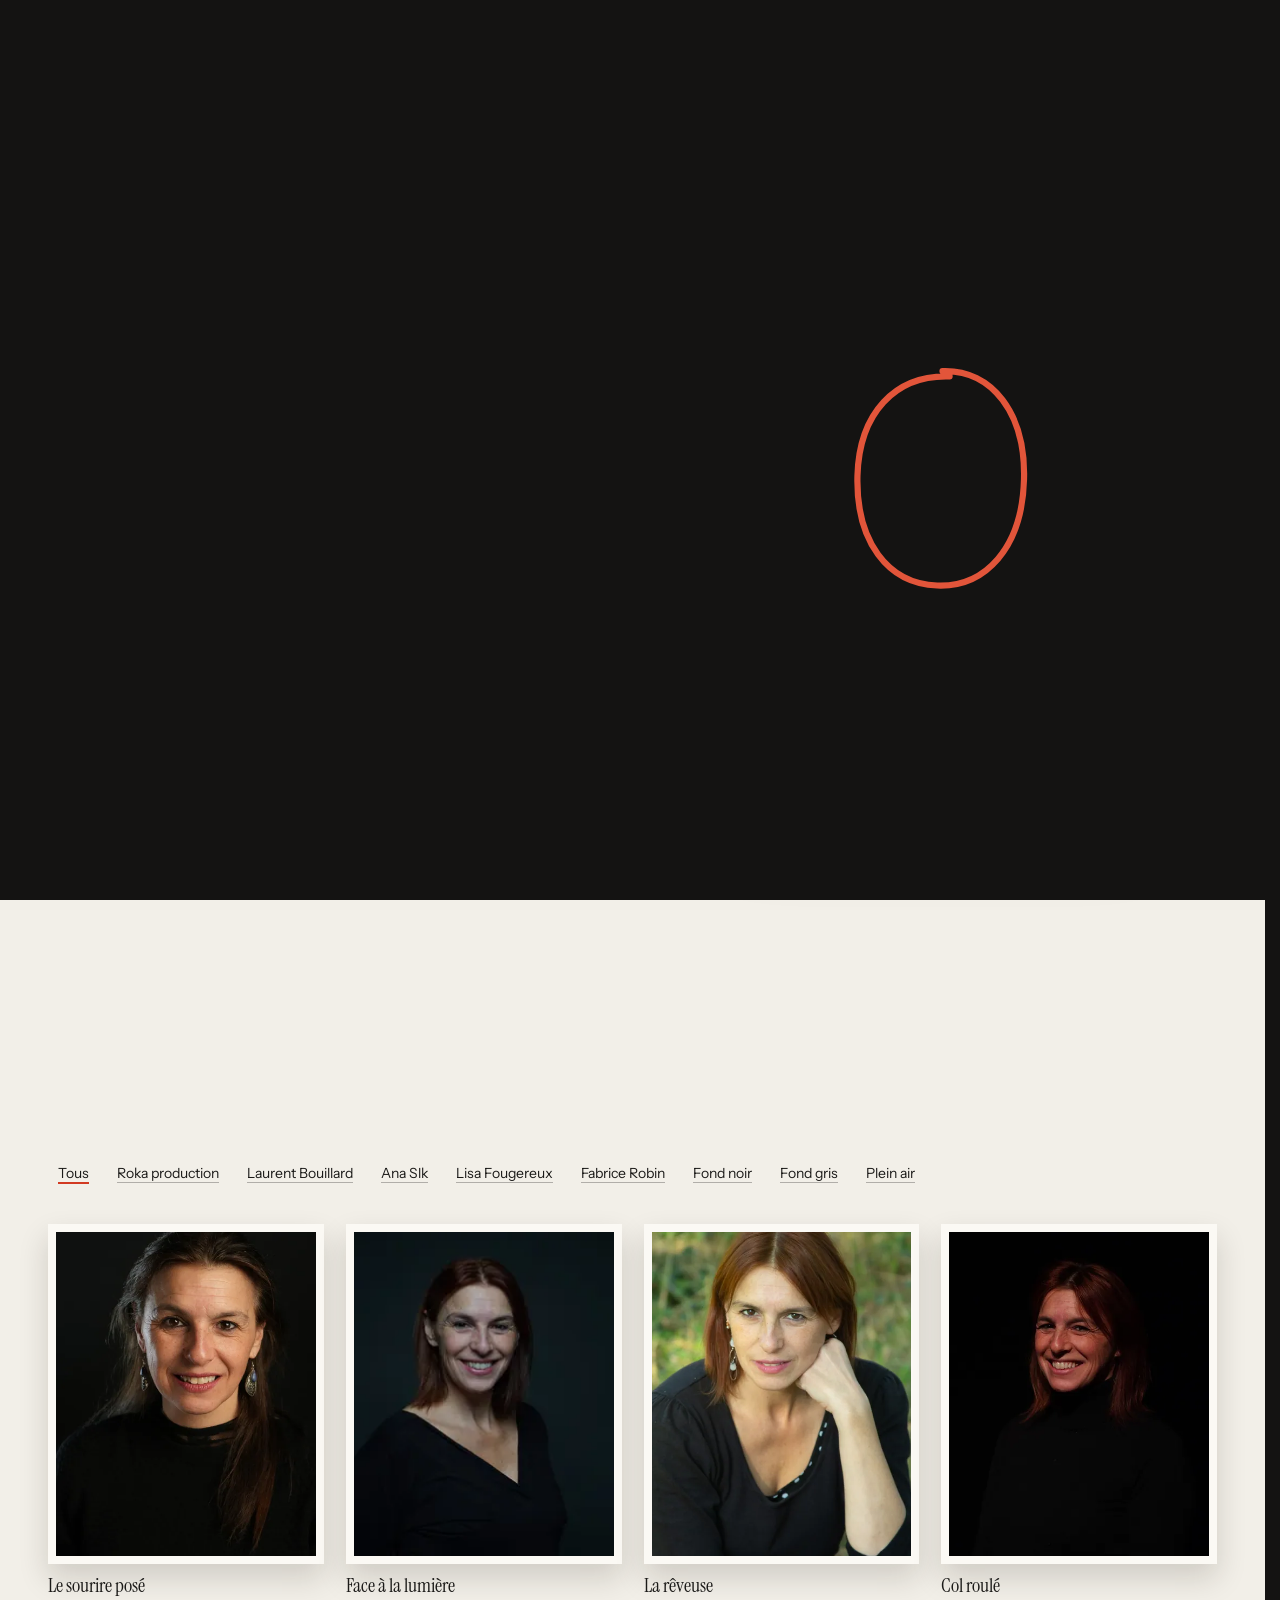
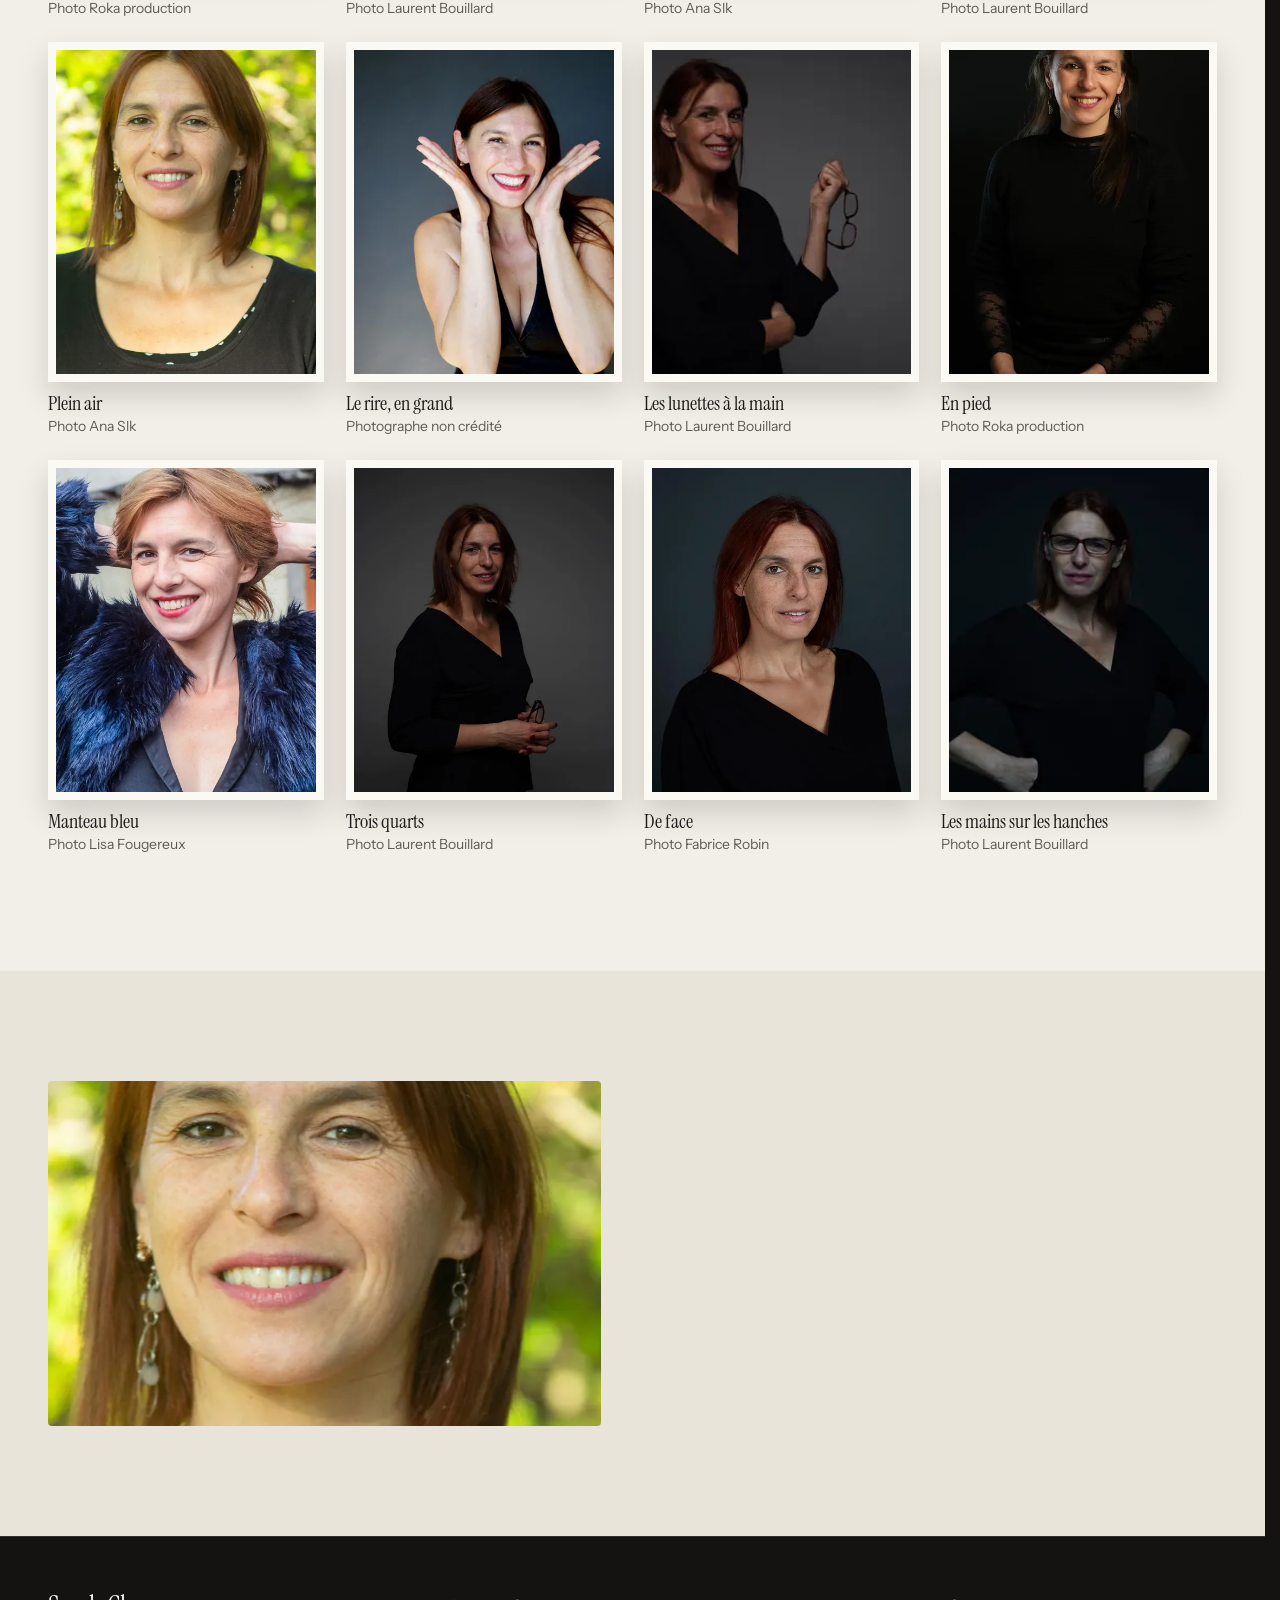
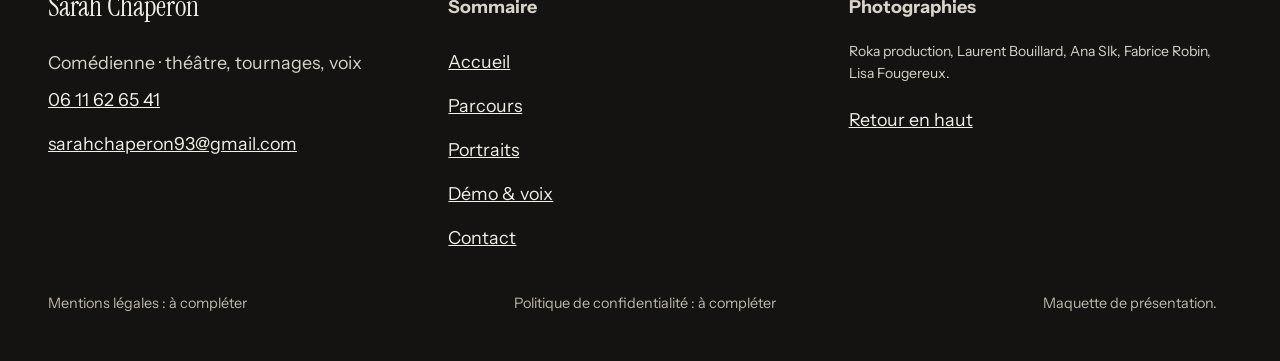
<file: portraits.html>
<!doctype html>
<html lang="fr" data-v="2" data-curseur>
<head>
<meta charset="utf-8">
<meta name="viewport" content="width=device-width, initial-scale=1, viewport-fit=cover">
<title>Portraits : Sarah Chaperon, comédienne</title>
<meta name="description" content="Douze portraits de Sarah Chaperon par Roka production, Laurent Bouillard, Ana Slk, Fabrice Robin et Lisa Fougereux.">
<meta name="robots" content="noindex, nofollow">
<link rel="canonical" href="https://sarah-chaperon-maquette.vercel.app/portraits">
<style>:root{--fond:#f2efe8;--texte:#1b1a18;--voile-fond:#141312;--ouverture-fond:#141312;--menu-fond:#f2efe8}:root { --entete-h: 72px; --barres-h: 0px; } html { background: var(--fond); color: var(--texte); scrollbar-gutter: stable; } body { margin: 0; background: var(--fond); } html.js:not(.secours):not([data-arrivee="retour"]) [data-anime] { opacity: 0; } html.js:not(.secours):not([data-arrivee="retour"]) [data-anime].vu { opacity: 1; } [data-voile] { position: fixed; inset: 0; z-index: 900; background: var(--voile-fond); transform: translateY(100%); visibility: hidden; pointer-events: none; } html[data-arrivee="voile"]:not(.voile-leve):not(.secours) [data-voile] { transform: none; visibility: visible; } html.secours [data-voile] { visibility: hidden !important; } .ouverture-panneau { position: fixed; inset: 0; z-index: 850; display: none; place-content: center; justify-items: center; background: var(--ouverture-fond, var(--voile-fond)); color: var(--fond); text-align: center; } html.js[data-arrivee="intro"]:not(.secours):not(.intro-finie) .ouverture-panneau { display: grid; } html.defilement-bloque, html.defilement-bloque body, html.js[data-arrivee="intro"]:not(.secours):not(.intro-finie), html.js[data-arrivee="intro"]:not(.secours):not(.intro-finie) body, html[data-arrivee="voile"]:not(.voile-leve):not(.secours), html[data-arrivee="voile"]:not(.voile-leve):not(.secours) body { overflow: hidden; } html.js[data-arrivee="intro"]:not(.secours):not(.intro-finie) { background-color: var(--ouverture-fond, var(--voile-fond)); } html[data-arrivee="voile"]:not(.voile-leve):not(.secours) { background-color: var(--voile-fond); }</style>
<script>(function () {
var d = document.documentElement, ss = null, ls = null;
try { ss = window.sessionStorage; ls = window.localStorage; } catch (e) {}
d.classList.add('js');
var nav = performance.getEntriesByType ? performance.getEntriesByType('navigation')[0] : null;
var type = nav ? nav.type : 'navigate';
var depart = null;
try { depart = JSON.parse(ss.getItem('socle:depart') || 'null'); ss.removeItem('socle:depart'); } catch (e) {}
if (depart && !(Date.now() - depart.t < 15000)) depart = null;
var mode = type === 'back_forward' ? 'retour' : type === 'reload' ? 'intro' : depart ? 'voile' : 'intro';
d.setAttribute('data-arrivee', mode);
if (mode === 'voile' && depart.couleur) d.style.setProperty('--voile-fond', depart.couleur);
if (type === 'reload' && 'scrollRestoration' in history) {
history.scrollRestoration = 'manual';
}
try {
var choisie = ls && ls.getItem('socle:langue');
var langue = (d.lang || '').slice(0, 2);
if (choisie && choisie !== langue && type === 'navigate' && !depart) {
var alt = document.querySelector('link[rel="alternate"][hreflang="' + choisie + '"]');
if (alt) location.replace(new URL(alt.href).pathname + location.search + location.hash);
}
} catch (e) {}
setTimeout(function () { if (!d.classList.contains('demarre')) d.classList.add('secours'); }, 2000);
})();</script>
<link rel="preload" href="/assets/fonts/instrument-serif.woff2" as="font" type="font/woff2" crossorigin>
<link rel="preload" href="/assets/fonts/instrument-sans.woff2" as="font" type="font/woff2" crossorigin>
<link rel="stylesheet" href="/assets/css/socle.css?v=2">
<link rel="stylesheet" href="/assets/css/site.css?v=2">
<link rel="modulepreload" href="/assets/js/site.js?v=2">
<link rel="modulepreload" href="/assets/js/socle/index.js?v=2">
<script src="/assets/vendor/gsap.min.js" defer></script>
<script src="/assets/vendor/ScrollTrigger.min.js" defer></script>
<script src="/assets/vendor/SplitText.min.js" defer></script>
<script type="module" src="/assets/js/site.js?v=2"></script>
<meta name="theme-color" content="#f2efe8">
<link rel="icon" href="/assets/images/favicon.svg" type="image/svg+xml">
<link rel="apple-touch-icon" href="/assets/images/apple-touch-icon.png">
<meta property="og:type" content="website">
<meta property="og:site_name" content="Sarah Chaperon">
<meta property="og:locale" content="fr_FR">
<meta property="og:title" content="Portraits : Sarah Chaperon, comédienne">
<meta property="og:description" content="Douze portraits de Sarah Chaperon par Roka production, Laurent Bouillard, Ana Slk, Fabrice Robin et Lisa Fougereux.">
<meta property="og:url" content="https://sarah-chaperon-maquette.vercel.app/portraits">
<meta property="og:image" content="https://sarah-chaperon-maquette.vercel.app/assets/partage/portraits-fr.jpg">
<meta property="og:image:width" content="1200">
<meta property="og:image:height" content="630">
<meta property="og:image:alt" content="Portrait de Sarah Chaperon sur fond noir">
<meta name="twitter:card" content="summary_large_image">
<script type="application/ld+json">{"@context":"https://schema.org","@type":"Person","name":"Sarah Chaperon","jobTitle":"Comédienne","email":"mailto:sarahchaperon93@gmail.com","telephone":"+33611626541","url":"https://sarah-chaperon-maquette.vercel.app"}</script>
</head>
<body id="haut">
<div data-voile data-forme="iris" aria-hidden="true"><div class="voile-contenu"><img src="/assets/images/logo-clair.svg" alt="" width="56" height="56"><span data-voile-libelle>Portraits</span></div></div>
<div class="ouverture-panneau" data-ouverture aria-hidden="true">
  <p class="ouverture-nom">Sarah Chaperon</p>
  <svg class="ouverture-cercle" data-ouverture-objet viewBox="0 0 220 270" width="150" height="184" aria-hidden="true"><path d="M112 14 C 168 12, 206 62, 204 136 C 202 214, 160 258, 106 256 C 50 254, 14 206, 16 132 C 18 62, 58 18, 120 20" fill="none" stroke="#e2553a" stroke-width="7" stroke-linecap="round"/></svg>
  <p class="ouverture-ligne">Comédienne</p>
</div>
<svg width="0" height="0" style="position:absolute" aria-hidden="true" focusable="false"><filter id="gras-fil" x="-10%" y="-20%" width="120%" height="140%"><feTurbulence type="fractalNoise" baseFrequency="1.4" numOctaves="2" seed="7" result="b"/><feDisplacementMap in="SourceGraphic" in2="b" scale="2.4"/></filter></svg>
<a class="evitement" href="#contenu">Aller au contenu</a>
<header data-entete>
  <div class="entete-rangee">
    <a class="entete-logo" href="/" data-libelle="Accueil">
      <img src="/assets/images/logo.svg" alt="" width="40" height="40"><span>Sarah Chaperon</span>
    </a>
    <nav data-nav aria-label="Navigation principale">
      <ul><li><a href="/parcours" data-libelle="Parcours">Parcours</a></li><li><a href="/portraits" data-libelle="Portraits" aria-current="page">Portraits</a></li><li><a href="/demo-et-voix" data-libelle="Démo &amp; voix">Démo &amp; voix</a></li><li><a href="/contact" data-libelle="Contact">Contact</a></li></ul>
    </nav>
    <div class="entete-actions">
      <a class="bouton entete-action" href="/contact" data-libelle="Contact" data-envol-cible>La contacter</a>
      <button type="button" data-menu-bouton aria-controls="menu" aria-expanded="false" data-libelle-ouvrir="Menu" data-libelle-fermer="Fermer"><span data-libelle-bouton>Menu</span></button>
      <a class="menu-sansjs" href="#menu" data-menu-lien>Menu</a>
    </div>
  </div>
</header>
<script>/* Avant le premier affichage : rangées de la navigation (même règle que ajusterNav dans assets/js/socle/entete.js)
   et hauteur réelle de l'en-tête, pour que rien ne saute quand le JavaScript du site prend la main. */
(function () {
  var h = document.documentElement, u = document.querySelector('[data-nav] ul'), e = document.querySelector('[data-entete]');
  if (u) {
    var deborde = function () { return u.scrollWidth > u.clientWidth + 1; }, c = deborde();
    if (c && window.matchMedia('(min-width: 900px)').matches) {
      h.classList.add('nav-deux-rangees'); c = deborde();
      if (c) { h.classList.add('nav-deux-lignes'); var a = u.querySelector('a'); c = !a || u.getBoundingClientRect().height > a.getBoundingClientRect().height * 2.5; }
      if (c) h.classList.remove('nav-deux-rangees', 'nav-deux-lignes');
    }
    if (c) h.classList.add('nav-compacte');
  }
  if (e) h.style.setProperty('--entete-h', Math.round(e.getBoundingClientRect().height) + 'px');
})();</script>
<span id="menu-ferme" aria-hidden="true"></span>
<div id="menu" data-menu role="dialog" aria-modal="true" aria-label="Menu">
  <p class="menu-sansjs-fermer"><a href="#menu-ferme">Fermer</a></p>
  <ul><li style="--i:0"><a href="/" class="menu-lien" data-libelle="Accueil">Accueil</a></li><li style="--i:1"><a href="/parcours" class="menu-lien" data-libelle="Parcours">Parcours</a></li><li style="--i:2"><a href="/portraits" class="menu-lien" data-libelle="Portraits" aria-current="page">Portraits</a></li><li style="--i:3"><a href="/demo-et-voix" class="menu-lien" data-libelle="Démo &amp; voix">Démo &amp; voix</a></li><li style="--i:4"><a href="/contact" class="menu-lien" data-libelle="Contact">Contact</a></li></ul>
  <p><a class="bouton" href="tel:+33611626541">Appeler 06 11 62 65 41</a></p>
</div>
<main id="contenu" tabindex="-1">
<section class="po2-ouverture" id="debut">
  <div class="po2-texte">
    <p class="surtitre mono ouvre" data-anime="gsap">Portraits</p>
    <h1 class="po2-titre" data-grille="typo"><span>Douze</span> <span class="rouge">visages</span></h1>
    <p class="ouvre" data-anime="gsap">Cinq photographes, des séances en studio et en plein air. Touchez un tirage pour l&#39;ouvrir en grand.</p>
    <p class="mono ouvre po2-info" data-info-cle data-anime="gsap">Photographies Roka production, Laurent Bouillard, Ana Slk, Fabrice Robin, Lisa Fougereux</p>
    <p class="ouvre" data-anime="gsap"><a class="bouton bouton--clair" href="#planche" data-action-principale>Voir la planche</a></p>
  </div>
  <div class="po2-bac" data-iris-centre>
    <figure class="media po2-tirage" data-effet="tirage" style="--cadrage:50% 50%">
  <picture>
    <img src="/assets/images/roka-buste-1120.webp" srcset="/assets/images/roka-buste-480.webp 480w, /assets/images/roka-buste-800.webp 800w, /assets/images/roka-buste-1120.webp 1120w" sizes="(max-width: 760px) 70vw, 30vw" alt="Sarah Chaperon souriante, pull noir et boucles d&#39;oreilles, sur fond noir" width="1120" height="1991" fetchpriority="high" loading="eager" decoding="async">
  </picture>
</figure>
    <p class="po2-credit mono">Photo Roka production</p>
  </div>
</section>
<section class="po2-planche" id="planche">
  <div class="conteneur">
    <div class="po2-tete">
      <p class="surtitre mono" data-anime>La planche</p>
      <h2 data-anime="lignes">Tous les tirages<svg class="crayon crayon-titre" viewBox="0 0 320 120" preserveAspectRatio="none" aria-hidden="true" data-superpose data-effet="crayon" data-grille="fil"><path d="M60 10 C 180 -2, 312 8, 316 56 C 320 102, 220 116, 140 112 C 50 108, 2 92, 4 58 C 6 26, 60 10, 120 6" pathLength="1" filter="url(#gras-fil)"/></svg></h2>
      <div class="filtres filtres--clair" role="group" aria-label="Filtrer par photographe ou par lumière">
        <button type="button" class="filtre" data-filtre="tous" aria-pressed="true">Tous</button>
        <button type="button" class="filtre" data-filtre="roka-production" aria-pressed="false">Roka production</button><button type="button" class="filtre" data-filtre="laurent-bouillard" aria-pressed="false">Laurent Bouillard</button><button type="button" class="filtre" data-filtre="ana-slk" aria-pressed="false">Ana Slk</button><button type="button" class="filtre" data-filtre="lisa-fougereux" aria-pressed="false">Lisa Fougereux</button><button type="button" class="filtre" data-filtre="fabrice-robin" aria-pressed="false">Fabrice Robin</button>
        <button type="button" class="filtre" data-filtre="noir" aria-pressed="false">Fond noir</button><button type="button" class="filtre" data-filtre="gris" aria-pressed="false">Fond gris</button><button type="button" class="filtre" data-filtre="dehors" aria-pressed="false">Plein air</button>
      </div>
    </div>
    <ul class="po2-grille" data-effet="recomposition">
      <li class="po2-item" id="portrait-1" data-cles="tous roka-production noir">
        <a class="po2-lien" href="#portrait-1" data-sans-transition data-grand="/assets/images/roka-buste-1120.webp" data-titre="Le sourire posé" data-credit="Photo Roka production" aria-label="Le sourire posé : ouvrir en grand">
          <figure class="media po2-media" style="--cadrage:50% 50%;aspect-ratio:4/5">
  <picture>
    <img src="/assets/images/roka-buste-1120.webp" srcset="/assets/images/roka-buste-480.webp 480w, /assets/images/roka-buste-800.webp 800w, /assets/images/roka-buste-1120.webp 1120w" sizes="(max-width: 760px) 45vw, 22vw" alt="Sarah Chaperon souriante, pull noir et boucles d&#39;oreilles, sur fond noir" width="1120" height="1991" loading="lazy" decoding="async">
  </picture>
</figure>
        </a>
        <p class="po2-legende"><b>Le sourire posé</b> Photo Roka production</p>
      </li><li class="po2-item" id="portrait-2" data-cles="tous laurent-bouillard noir">
        <a class="po2-lien" href="#portrait-2" data-sans-transition data-grand="/assets/images/bouillard-sourire-1120.webp" data-titre="Face à la lumière" data-credit="Photo Laurent Bouillard" aria-label="Face à la lumière : ouvrir en grand">
          <figure class="media po2-media" style="--cadrage:50% 50%;aspect-ratio:4/5">
  <picture>
    <img src="/assets/images/bouillard-sourire-1120.webp" srcset="/assets/images/bouillard-sourire-480.webp 480w, /assets/images/bouillard-sourire-800.webp 800w, /assets/images/bouillard-sourire-1120.webp 1120w" sizes="(max-width: 760px) 45vw, 22vw" alt="Sarah Chaperon souriante, haut noir en V, sur fond sombre" width="1120" height="746" loading="lazy" decoding="async">
  </picture>
</figure>
        </a>
        <p class="po2-legende"><b>Face à la lumière</b> Photo Laurent Bouillard</p>
      </li><li class="po2-item" id="portrait-3" data-cles="tous ana-slk dehors">
        <a class="po2-lien" href="#portrait-3" data-sans-transition data-grand="/assets/images/slk-menton-1120.webp" data-titre="La rêveuse" data-credit="Photo Ana Slk" aria-label="La rêveuse : ouvrir en grand">
          <figure class="media po2-media" style="--cadrage:50% 50%;aspect-ratio:4/5">
  <picture>
    <img src="/assets/images/slk-menton-1120.webp" srcset="/assets/images/slk-menton-480.webp 480w, /assets/images/slk-menton-800.webp 800w, /assets/images/slk-menton-1120.webp 1120w" sizes="(max-width: 760px) 45vw, 22vw" alt="Sarah Chaperon pensive, la main sous le menton, dans la verdure" width="1120" height="1680" loading="lazy" decoding="async">
  </picture>
</figure>
        </a>
        <p class="po2-legende"><b>La rêveuse</b> Photo Ana Slk</p>
      </li><li class="po2-item" id="portrait-4" data-cles="tous laurent-bouillard noir">
        <a class="po2-lien" href="#portrait-4" data-sans-transition data-grand="/assets/images/bouillard-noir-1120.webp" data-titre="Col roulé" data-credit="Photo Laurent Bouillard" aria-label="Col roulé : ouvrir en grand">
          <figure class="media po2-media" style="--cadrage:50% 50%;aspect-ratio:4/5">
  <picture>
    <img src="/assets/images/bouillard-noir-1120.webp" srcset="/assets/images/bouillard-noir-480.webp 480w, /assets/images/bouillard-noir-800.webp 800w, /assets/images/bouillard-noir-1120.webp 1120w" sizes="(max-width: 760px) 45vw, 22vw" alt="Sarah Chaperon en col roulé noir, sourire franc, sur fond noir" width="1120" height="1400" loading="lazy" decoding="async">
  </picture>
</figure>
        </a>
        <p class="po2-legende"><b>Col roulé</b> Photo Laurent Bouillard</p>
      </li><li class="po2-item" id="portrait-5" data-cles="tous ana-slk dehors">
        <a class="po2-lien" href="#portrait-5" data-sans-transition data-grand="/assets/images/slk-jardin-1120.webp" data-titre="Plein air" data-credit="Photo Ana Slk" aria-label="Plein air : ouvrir en grand">
          <figure class="media po2-media" style="--cadrage:50% 50%;aspect-ratio:4/5">
  <picture>
    <img src="/assets/images/slk-jardin-1120.webp" srcset="/assets/images/slk-jardin-480.webp 480w, /assets/images/slk-jardin-800.webp 800w, /assets/images/slk-jardin-1120.webp 1120w" sizes="(max-width: 760px) 45vw, 22vw" alt="Sarah Chaperon souriante en extérieur, feuillage vert derrière elle" width="1120" height="1680" loading="lazy" decoding="async">
  </picture>
</figure>
        </a>
        <p class="po2-legende"><b>Plein air</b> Photo Ana Slk</p>
      </li><li class="po2-item" id="portrait-6" data-cles="tous  gris">
        <a class="po2-lien" href="#portrait-6" data-sans-transition data-grand="/assets/images/rire-1920.webp" data-titre="Le rire, en grand" data-credit="Photographe non crédité" aria-label="Le rire, en grand : ouvrir en grand">
          <figure class="media po2-media" style="--cadrage:50% 50%;aspect-ratio:4/5">
  <picture><source media="(max-width: 760px) and (orientation: portrait)" srcset="/assets/images/rire-mobile-640.webp 640w, /assets/images/rire-mobile-1080.webp 1080w" sizes="(max-width: 760px) 45vw, 22vw">
    <img src="/assets/images/rire-1280.webp" srcset="/assets/images/rire-640.webp 640w, /assets/images/rire-1280.webp 1280w, /assets/images/rire-1920.webp 1920w" sizes="(max-width: 760px) 45vw, 22vw" alt="Sarah Chaperon éclate de rire, les mains sur les joues, sur fond gris bleu" width="1280" height="853" loading="lazy" decoding="async">
  </picture>
</figure>
        </a>
        <p class="po2-legende"><b>Le rire, en grand</b> Photographe non crédité</p>
      </li><li class="po2-item" id="portrait-7" data-cles="tous laurent-bouillard gris">
        <a class="po2-lien" href="#portrait-7" data-sans-transition data-grand="/assets/images/bouillard-lunettes-1120.webp" data-titre="Les lunettes à la main" data-credit="Photo Laurent Bouillard" aria-label="Les lunettes à la main : ouvrir en grand">
          <figure class="media po2-media" style="--cadrage:50% 50%;aspect-ratio:4/5">
  <picture>
    <img src="/assets/images/bouillard-lunettes-1120.webp" srcset="/assets/images/bouillard-lunettes-480.webp 480w, /assets/images/bouillard-lunettes-800.webp 800w, /assets/images/bouillard-lunettes-1120.webp 1120w" sizes="(max-width: 760px) 45vw, 22vw" alt="Sarah Chaperon sourit, une paire de lunettes à la main, sur fond gris" width="1120" height="746" loading="lazy" decoding="async">
  </picture>
</figure>
        </a>
        <p class="po2-legende"><b>Les lunettes à la main</b> Photo Laurent Bouillard</p>
      </li><li class="po2-item" id="portrait-8" data-cles="tous roka-production noir">
        <a class="po2-lien" href="#portrait-8" data-sans-transition data-grand="/assets/images/roka-pied-1120.webp" data-titre="En pied" data-credit="Photo Roka production" aria-label="En pied : ouvrir en grand">
          <figure class="media po2-media" style="--cadrage:50% 50%;aspect-ratio:4/5">
  <picture>
    <img src="/assets/images/roka-pied-1120.webp" srcset="/assets/images/roka-pied-480.webp 480w, /assets/images/roka-pied-800.webp 800w, /assets/images/roka-pied-1120.webp 1120w" sizes="(max-width: 760px) 45vw, 22vw" alt="Sarah Chaperon debout, les mains jointes, robe noire à manches de dentelle, sur fond noir" width="1120" height="1991" loading="lazy" decoding="async">
  </picture>
</figure>
        </a>
        <p class="po2-legende"><b>En pied</b> Photo Roka production</p>
      </li><li class="po2-item" id="portrait-9" data-cles="tous lisa-fougereux dehors">
        <a class="po2-lien" href="#portrait-9" data-sans-transition data-grand="/assets/images/fougereux-manteau-1120.webp" data-titre="Manteau bleu" data-credit="Photo Lisa Fougereux" aria-label="Manteau bleu : ouvrir en grand">
          <figure class="media po2-media" style="--cadrage:50% 50%;aspect-ratio:4/5">
  <picture>
    <img src="/assets/images/fougereux-manteau-1120.webp" srcset="/assets/images/fougereux-manteau-480.webp 480w, /assets/images/fougereux-manteau-800.webp 800w, /assets/images/fougereux-manteau-1120.webp 1120w" sizes="(max-width: 760px) 45vw, 22vw" alt="Sarah Chaperon rieuse en manteau de fourrure bleue, les mains derrière la tête" width="1120" height="1680" loading="lazy" decoding="async">
  </picture>
</figure>
        </a>
        <p class="po2-legende"><b>Manteau bleu</b> Photo Lisa Fougereux</p>
      </li><li class="po2-item" id="portrait-10" data-cles="tous laurent-bouillard gris">
        <a class="po2-lien" href="#portrait-10" data-sans-transition data-grand="/assets/images/bouillard-pied-1120.webp" data-titre="Trois quarts" data-credit="Photo Laurent Bouillard" aria-label="Trois quarts : ouvrir en grand">
          <figure class="media po2-media" style="--cadrage:50% 50%;aspect-ratio:4/5">
  <picture>
    <img src="/assets/images/bouillard-pied-1120.webp" srcset="/assets/images/bouillard-pied-480.webp 480w, /assets/images/bouillard-pied-800.webp 800w, /assets/images/bouillard-pied-1120.webp 1120w" sizes="(max-width: 760px) 45vw, 22vw" alt="Sarah Chaperon debout de trois quarts, sur fond gris" width="1120" height="1680" loading="lazy" decoding="async">
  </picture>
</figure>
        </a>
        <p class="po2-legende"><b>Trois quarts</b> Photo Laurent Bouillard</p>
      </li><li class="po2-item" id="portrait-11" data-cles="tous fabrice-robin gris">
        <a class="po2-lien" href="#portrait-11" data-sans-transition data-grand="/assets/images/robin-1120.webp" data-titre="De face" data-credit="Photo Fabrice Robin" aria-label="De face : ouvrir en grand">
          <figure class="media po2-media" style="--cadrage:50% 50%;aspect-ratio:4/5">
  <picture>
    <img src="/assets/images/robin-1120.webp" srcset="/assets/images/robin-480.webp 480w, /assets/images/robin-800.webp 800w, /assets/images/robin-1120.webp 1120w" sizes="(max-width: 760px) 45vw, 22vw" alt="Sarah Chaperon de face, cheveux auburn, sur fond gris" width="1120" height="1400" loading="lazy" decoding="async">
  </picture>
</figure>
        </a>
        <p class="po2-legende"><b>De face</b> Photo Fabrice Robin</p>
      </li><li class="po2-item" id="portrait-12" data-cles="tous laurent-bouillard noir">
        <a class="po2-lien" href="#portrait-12" data-sans-transition data-grand="/assets/images/bouillard-hanches-1120.webp" data-titre="Les mains sur les hanches" data-credit="Photo Laurent Bouillard" aria-label="Les mains sur les hanches : ouvrir en grand">
          <figure class="media po2-media" style="--cadrage:50% 50%;aspect-ratio:4/5">
  <picture>
    <img src="/assets/images/bouillard-hanches-1120.webp" srcset="/assets/images/bouillard-hanches-480.webp 480w, /assets/images/bouillard-hanches-800.webp 800w, /assets/images/bouillard-hanches-1120.webp 1120w" sizes="(max-width: 760px) 45vw, 22vw" alt="Sarah Chaperon en lunettes, les mains sur les hanches, regard direct" width="1120" height="746" loading="lazy" decoding="async">
  </picture>
</figure>
        </a>
        <p class="po2-legende"><b>Les mains sur les hanches</b> Photo Laurent Bouillard</p>
      </li>
    </ul>
  </div>
</section>
<dialog class="visionneuse" data-recouvrement aria-label="Portrait en grand">
  <figure class="vis-figure"><img class="vis-img" src="/assets/images/roka-buste-480.webp" alt="" width="480" height="600"><figcaption class="vis-legende"><b data-vis-titre></b> <span data-vis-credit></span></figcaption></figure>
  <button type="button" class="vis-bouton vis-prec" aria-label="Portrait précédent">←</button>
  <button type="button" class="vis-bouton vis-suiv" aria-label="Portrait suivant">→</button>
  <button type="button" class="vis-bouton vis-fermer">Fermer</button>
</dialog>
<section class="po2-demande" id="demande">
  <div class="conteneur po2-demande-grille">
    <figure class="media po2-demande-media" data-fx="parallaxe" style="--cadrage:50% 25%">
  <picture>
    <img src="/assets/images/slk-jardin-1120.webp" srcset="/assets/images/slk-jardin-480.webp 480w, /assets/images/slk-jardin-800.webp 800w, /assets/images/slk-jardin-1120.webp 1120w" sizes="(max-width: 760px) 100vw, 45vw" alt="Sarah Chaperon souriante en extérieur, feuillage vert derrière elle" width="1120" height="1680" loading="lazy" decoding="async">
  </picture>
</figure>
    <div>
      <h2 data-anime="lignes">Besoin d&#39;une photo en haute définition ?</h2>
      <p data-anime>Pour un dossier de casting ou un programme, Sarah vous envoie les fichiers originaux avec le crédit du photographe.</p>
      <p data-anime><a href="/contact?sujet=cv#message" class="bouton bouton--clair" data-libelle="Contact">Demander les fichiers</a></p>
    </div>
  </div>
</section>
</main>
<footer class="pied" id="pied">
  <div class="conteneur pied-grille">
    <div>
      <p class="pied-nom">Sarah Chaperon</p>
      <p>Comédienne · théâtre, tournages, voix<br><a href="tel:+33611626541">06 11 62 65 41</a><br><a href="mailto:sarahchaperon93@gmail.com">sarahchaperon93@gmail.com</a></p>
    </div>
    <nav aria-label="Sommaire">
      <p><strong>Sommaire</strong></p>
      <ul><li><a href="/" data-libelle="Accueil">Accueil</a></li><li><a href="/parcours" data-libelle="Parcours">Parcours</a></li><li><a href="/portraits" data-libelle="Portraits" aria-current="page">Portraits</a></li><li><a href="/demo-et-voix" data-libelle="Démo &amp; voix">Démo &amp; voix</a></li><li><a href="/contact" data-libelle="Contact">Contact</a></li></ul>
    </nav>
    <div>
      <p><strong>Photographies</strong></p>
      <p class="pied-credits">Roka production, Laurent Bouillard, Ana Slk, Fabrice Robin, Lisa Fougereux.</p>
      <p><a href="#haut" data-sans-transition>Retour en haut</a></p>
    </div>
  </div>
  <div class="conteneur pied-bas"><p>Mentions légales : à compléter</p><p>Politique de confidentialité : à compléter</p><p>Maquette de présentation.</p></div>
</footer>
<div data-barre-fixe>
  <a class="bouton bouton--contour" href="tel:+33611626541">Appeler</a>
  <a class="bouton" href="/contact" data-libelle="Contact">La contacter</a>
</div>
</body>
</html>
</file>
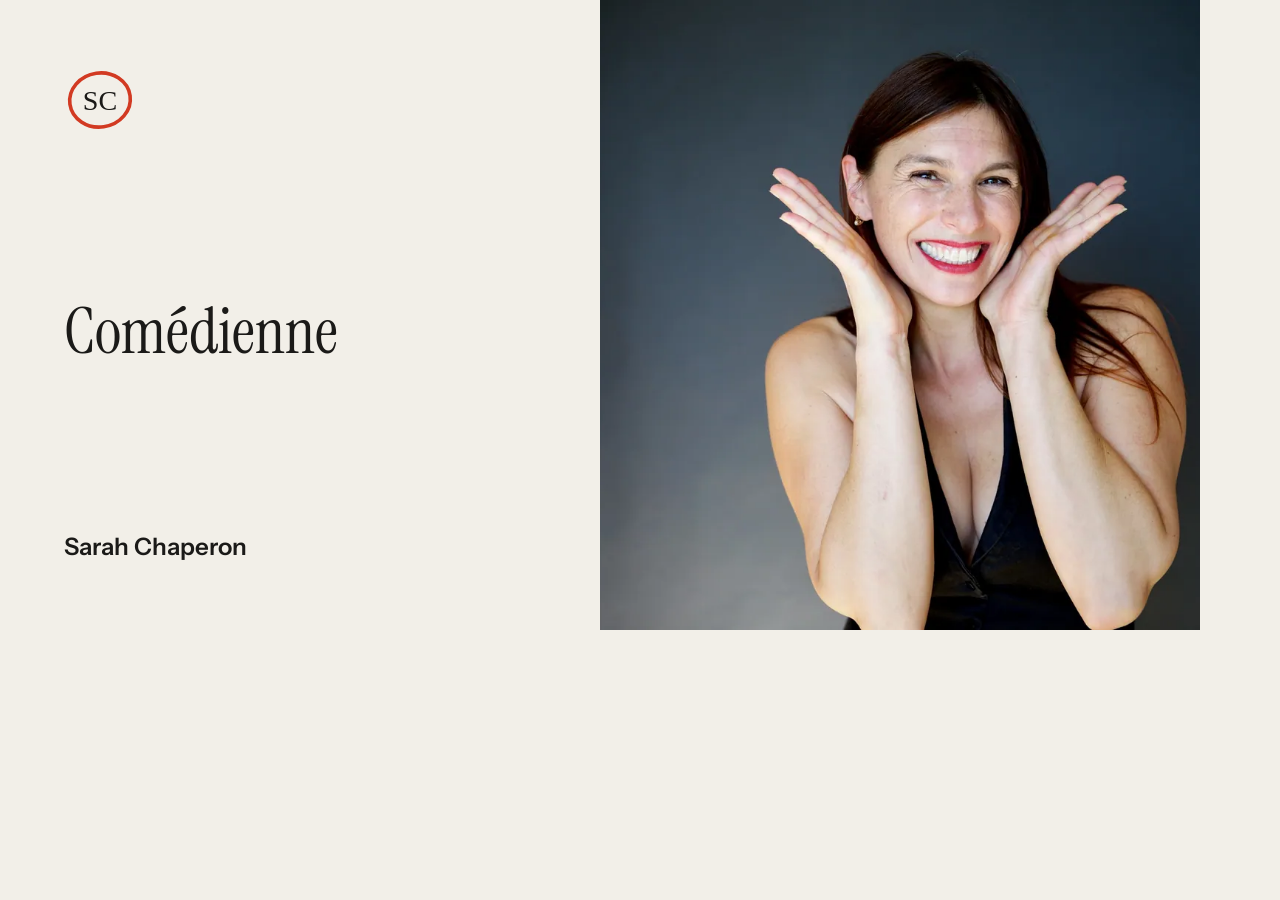
<file: _partage/accueil-fr.html>
<!doctype html>
<html lang="fr"><head><meta charset="utf-8">
<link rel="stylesheet" href="/assets/css/socle.css"><link rel="stylesheet" href="/assets/css/site.css">
<style>:root{--fond:#f2efe8;--texte:#1b1a18}
html,body{margin:0;width:1200px;height:630px;overflow:hidden;background:var(--fond);color:var(--texte)}
.carte{display:grid;grid-template-columns:1fr 1fr;width:1200px;height:630px}
.carte-texte{display:flex;flex-direction:column;justify-content:space-between;padding:64px}
.carte-texte img{width:72px;height:72px}
.carte-titre{font-family:var(--police-titres);font-size:64px;line-height:1.02;margin:0;text-wrap:balance}
.carte-nom{font-size:24px;font-weight:600;margin:0}
.carte-image{background:center/cover no-repeat}</style>
</head><body>
<div class="carte">
  <div class="carte-texte">
    <img src="/assets/images/logo.svg" alt="">
    <p class="carte-titre">Comédienne</p>
    <p class="carte-nom">Sarah Chaperon</p>
  </div>
  <div class="carte-image" style="background-image:url('/assets/images/rire-1280.webp')"></div>
</div>
</body></html>
</file>
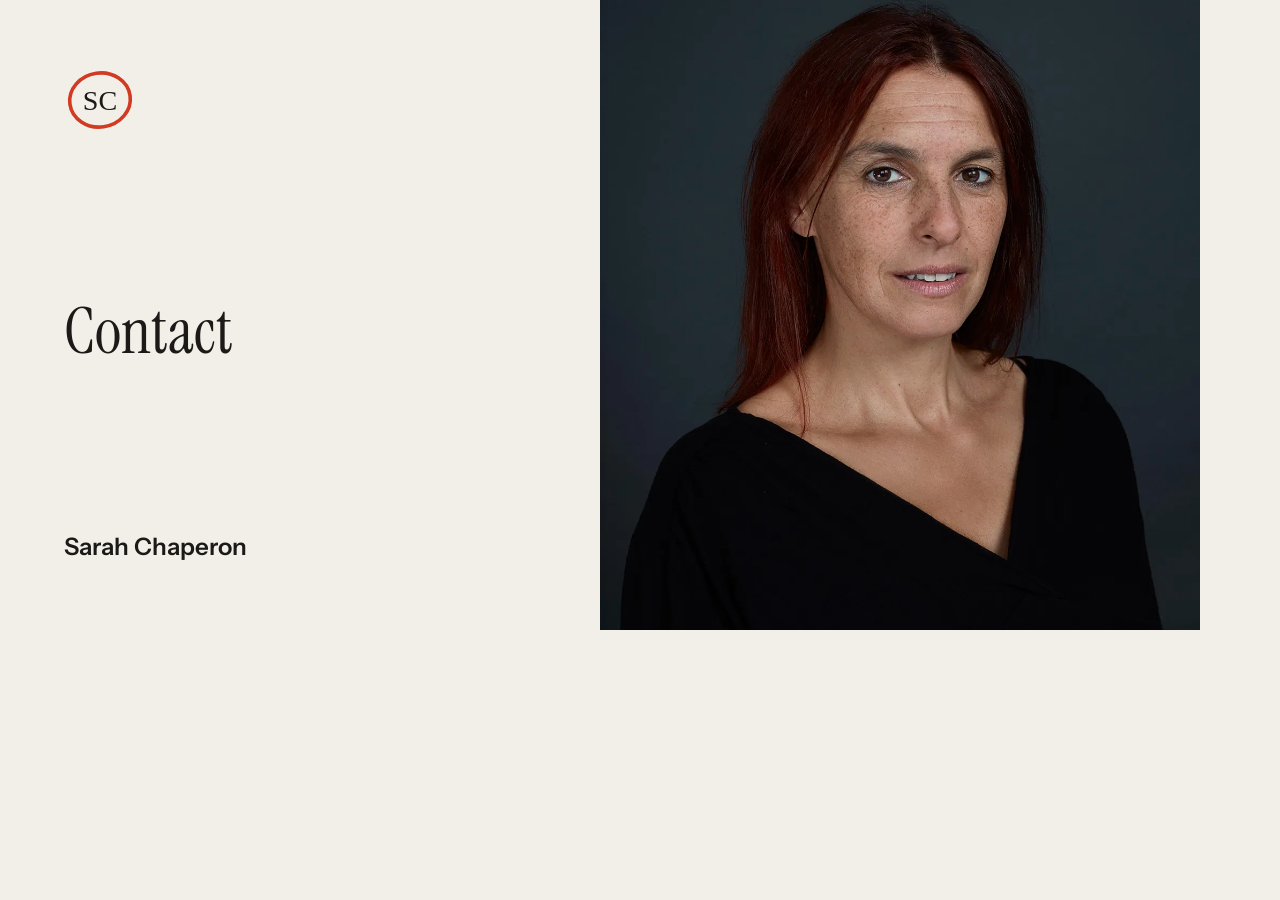
<file: _partage/contact-fr.html>
<!doctype html>
<html lang="fr"><head><meta charset="utf-8">
<link rel="stylesheet" href="/assets/css/socle.css"><link rel="stylesheet" href="/assets/css/site.css">
<style>:root{--fond:#f2efe8;--texte:#1b1a18}
html,body{margin:0;width:1200px;height:630px;overflow:hidden;background:var(--fond);color:var(--texte)}
.carte{display:grid;grid-template-columns:1fr 1fr;width:1200px;height:630px}
.carte-texte{display:flex;flex-direction:column;justify-content:space-between;padding:64px}
.carte-texte img{width:72px;height:72px}
.carte-titre{font-family:var(--police-titres);font-size:64px;line-height:1.02;margin:0;text-wrap:balance}
.carte-nom{font-size:24px;font-weight:600;margin:0}
.carte-image{background:center/cover no-repeat}</style>
</head><body>
<div class="carte">
  <div class="carte-texte">
    <img src="/assets/images/logo.svg" alt="">
    <p class="carte-titre">Contact</p>
    <p class="carte-nom">Sarah Chaperon</p>
  </div>
  <div class="carte-image" style="background-image:url('/assets/images/robin-1120.webp')"></div>
</div>
</body></html>
</file>
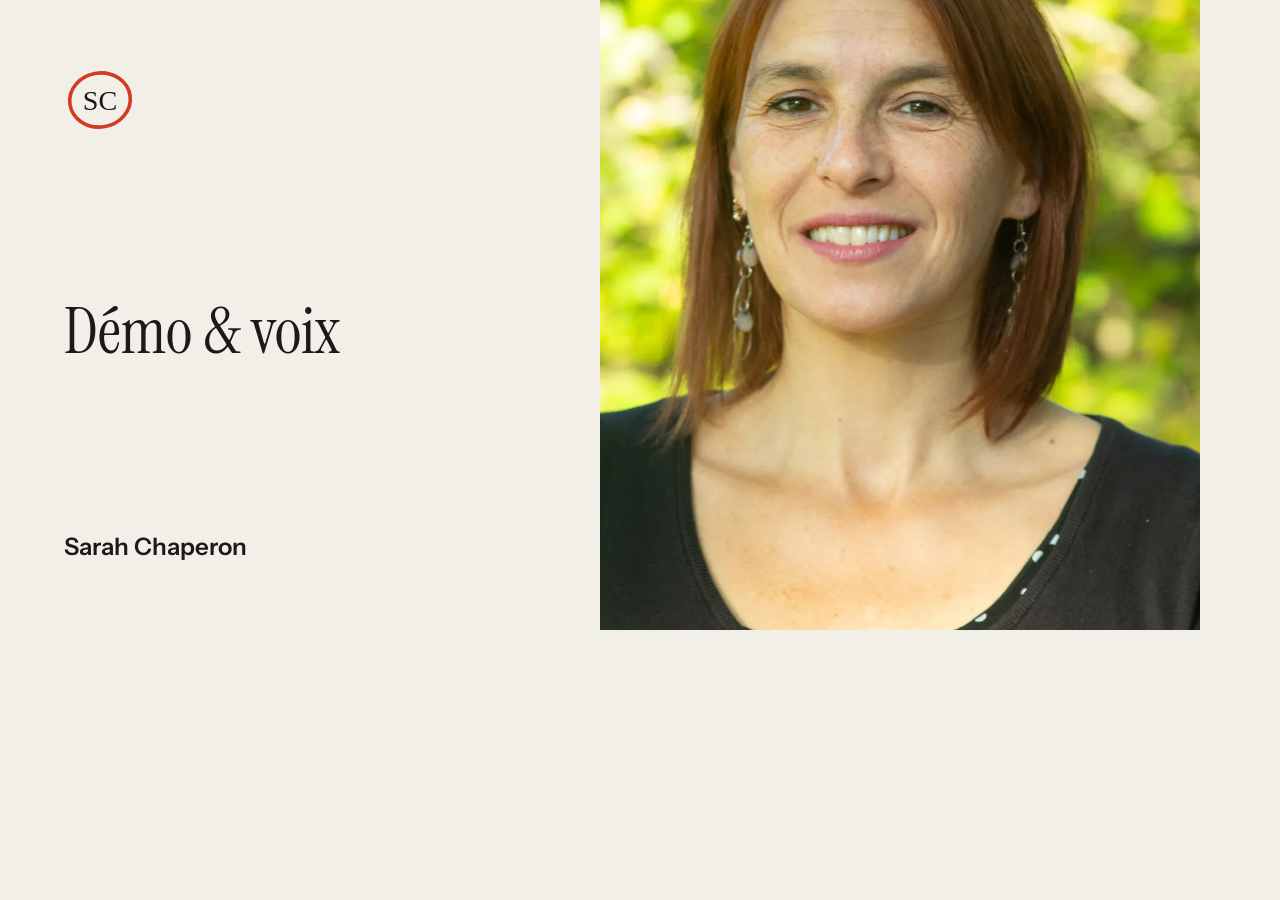
<file: _partage/demo-et-voix-fr.html>
<!doctype html>
<html lang="fr"><head><meta charset="utf-8">
<link rel="stylesheet" href="/assets/css/socle.css"><link rel="stylesheet" href="/assets/css/site.css">
<style>:root{--fond:#f2efe8;--texte:#1b1a18}
html,body{margin:0;width:1200px;height:630px;overflow:hidden;background:var(--fond);color:var(--texte)}
.carte{display:grid;grid-template-columns:1fr 1fr;width:1200px;height:630px}
.carte-texte{display:flex;flex-direction:column;justify-content:space-between;padding:64px}
.carte-texte img{width:72px;height:72px}
.carte-titre{font-family:var(--police-titres);font-size:64px;line-height:1.02;margin:0;text-wrap:balance}
.carte-nom{font-size:24px;font-weight:600;margin:0}
.carte-image{background:center/cover no-repeat}</style>
</head><body>
<div class="carte">
  <div class="carte-texte">
    <img src="/assets/images/logo.svg" alt="">
    <p class="carte-titre">Démo &amp; voix</p>
    <p class="carte-nom">Sarah Chaperon</p>
  </div>
  <div class="carte-image" style="background-image:url('/assets/images/slk-jardin-1120.webp')"></div>
</div>
</body></html>
</file>
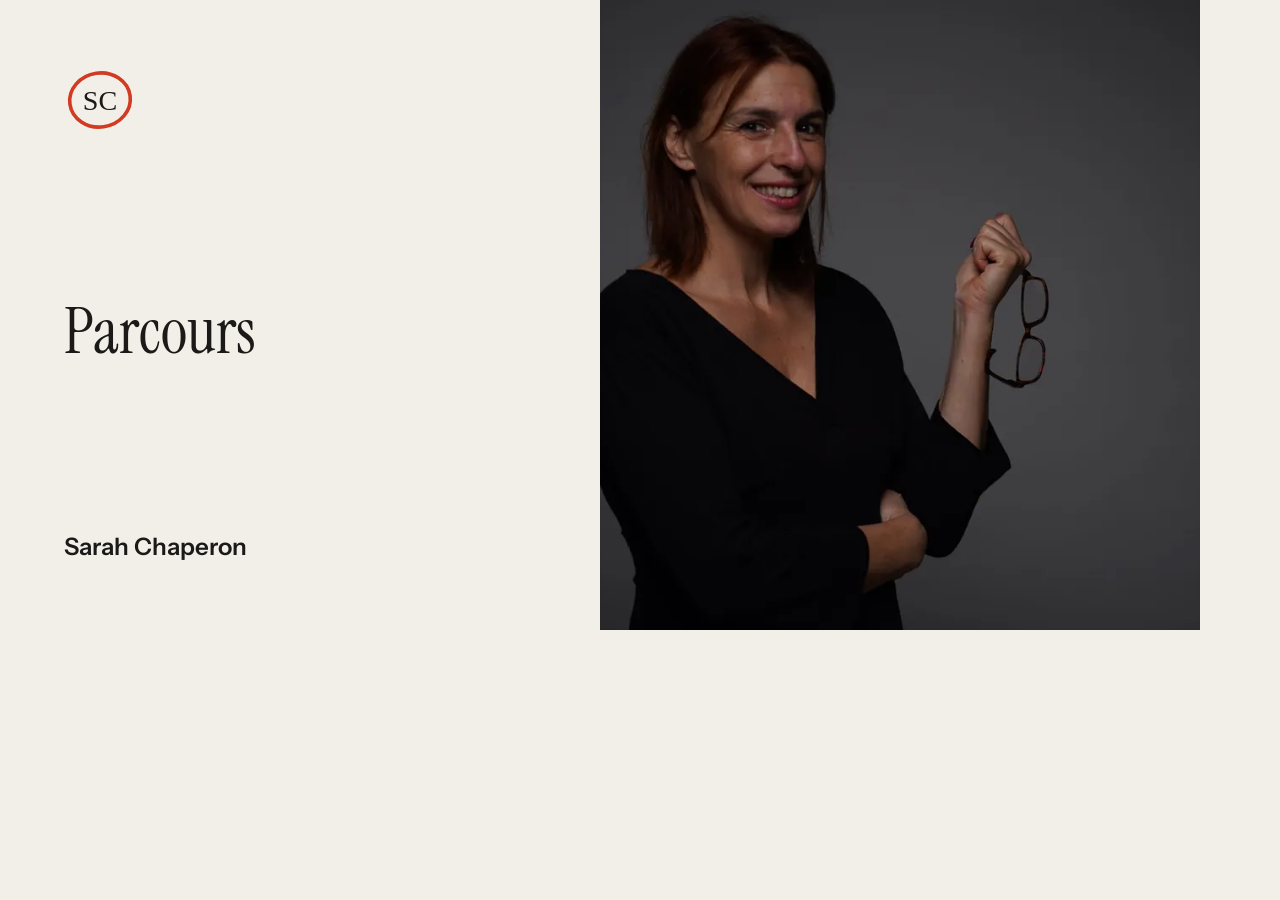
<file: _partage/parcours-fr.html>
<!doctype html>
<html lang="fr"><head><meta charset="utf-8">
<link rel="stylesheet" href="/assets/css/socle.css"><link rel="stylesheet" href="/assets/css/site.css">
<style>:root{--fond:#f2efe8;--texte:#1b1a18}
html,body{margin:0;width:1200px;height:630px;overflow:hidden;background:var(--fond);color:var(--texte)}
.carte{display:grid;grid-template-columns:1fr 1fr;width:1200px;height:630px}
.carte-texte{display:flex;flex-direction:column;justify-content:space-between;padding:64px}
.carte-texte img{width:72px;height:72px}
.carte-titre{font-family:var(--police-titres);font-size:64px;line-height:1.02;margin:0;text-wrap:balance}
.carte-nom{font-size:24px;font-weight:600;margin:0}
.carte-image{background:center/cover no-repeat}</style>
</head><body>
<div class="carte">
  <div class="carte-texte">
    <img src="/assets/images/logo.svg" alt="">
    <p class="carte-titre">Parcours</p>
    <p class="carte-nom">Sarah Chaperon</p>
  </div>
  <div class="carte-image" style="background-image:url('/assets/images/bouillard-lunettes-1120.webp')"></div>
</div>
</body></html>
</file>
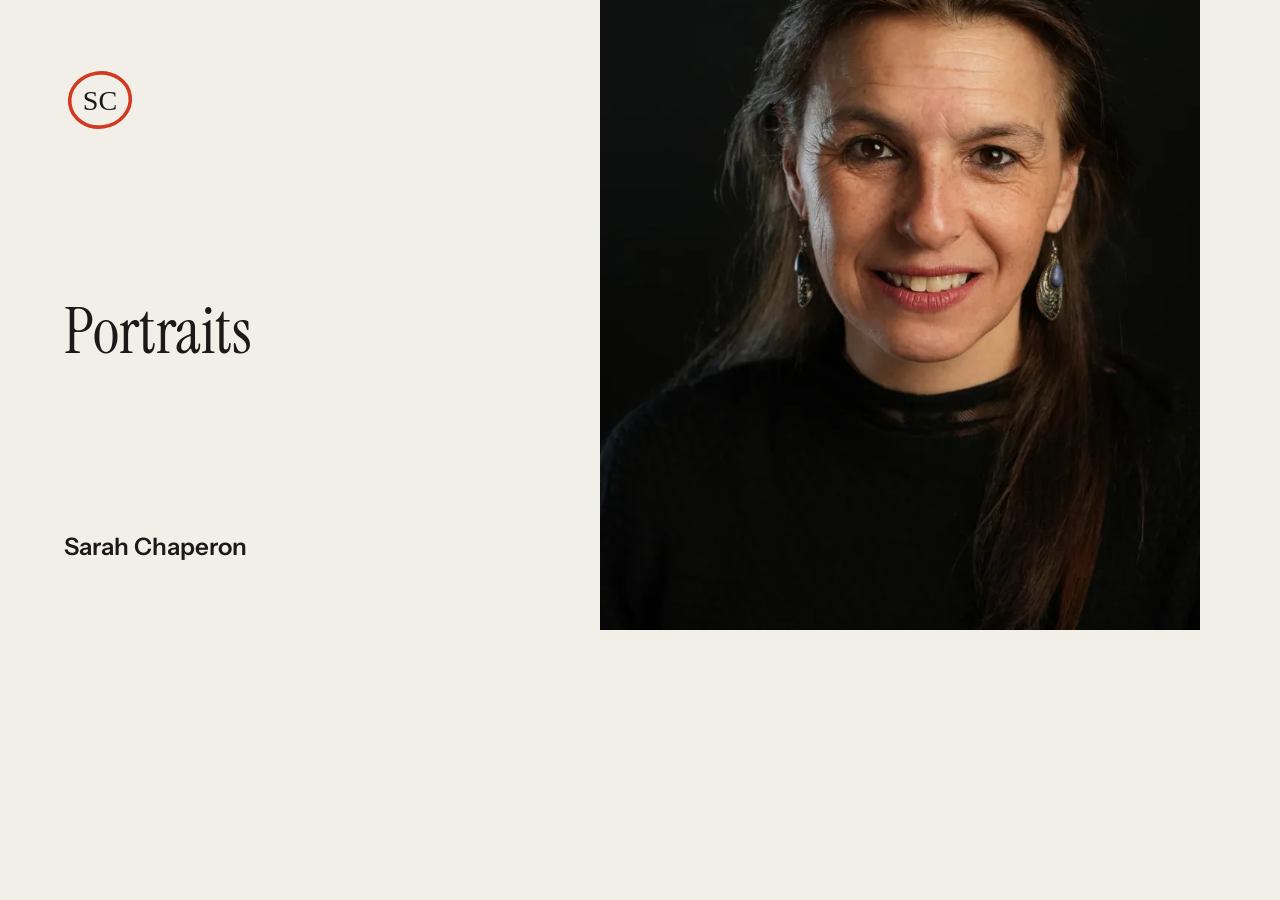
<file: _partage/portraits-fr.html>
<!doctype html>
<html lang="fr"><head><meta charset="utf-8">
<link rel="stylesheet" href="/assets/css/socle.css"><link rel="stylesheet" href="/assets/css/site.css">
<style>:root{--fond:#f2efe8;--texte:#1b1a18}
html,body{margin:0;width:1200px;height:630px;overflow:hidden;background:var(--fond);color:var(--texte)}
.carte{display:grid;grid-template-columns:1fr 1fr;width:1200px;height:630px}
.carte-texte{display:flex;flex-direction:column;justify-content:space-between;padding:64px}
.carte-texte img{width:72px;height:72px}
.carte-titre{font-family:var(--police-titres);font-size:64px;line-height:1.02;margin:0;text-wrap:balance}
.carte-nom{font-size:24px;font-weight:600;margin:0}
.carte-image{background:center/cover no-repeat}</style>
</head><body>
<div class="carte">
  <div class="carte-texte">
    <img src="/assets/images/logo.svg" alt="">
    <p class="carte-titre">Portraits</p>
    <p class="carte-nom">Sarah Chaperon</p>
  </div>
  <div class="carte-image" style="background-image:url('/assets/images/roka-buste-800.webp')"></div>
</div>
</body></html>
</file>
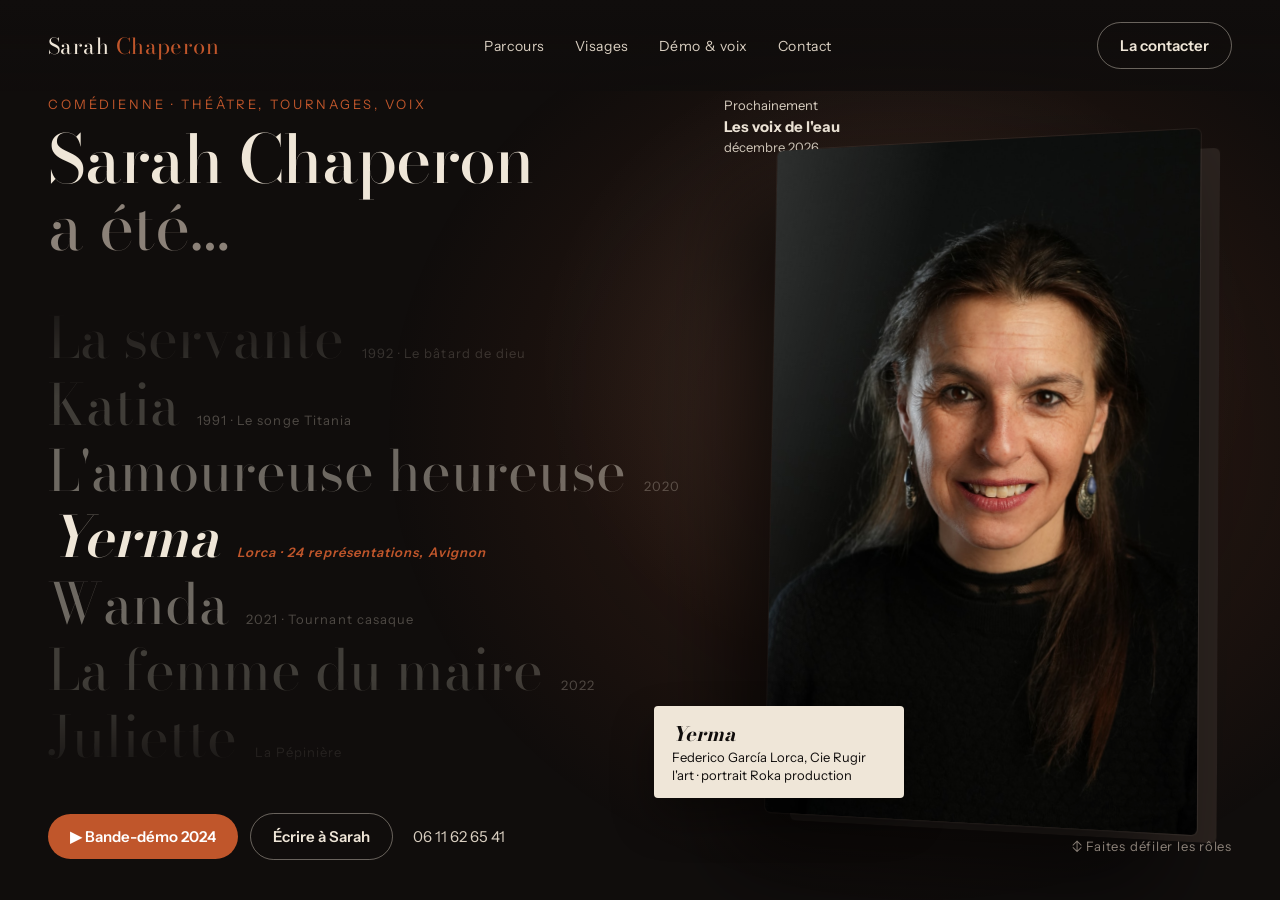
<file: _suivi/esquisses/la-distribution.html>
<!DOCTYPE html>
<html lang="fr"><head><meta charset="utf-8"><meta name="viewport" content="width=device-width,initial-scale=1">
<title>Esquisse — La distribution</title>
<style>
@font-face{font-family:"Bodoni Moda";src:url("polices/BodoniModa[opsz,wght].ttf");font-weight:400 900;font-style:normal}
@font-face{font-family:"Instrument Sans";src:url("polices/InstrumentSans[wdth,wght].ttf");font-weight:400 700}
:root{--noir:#100d0c;--ivoire:#efe6d8;--cuivre:#c0562b;--gris:#8b8178}
*{box-sizing:border-box;margin:0}
html,body{background:var(--noir);color:var(--ivoire);font-family:"Instrument Sans",sans-serif;height:100%;overflow:hidden}
body::before{content:"";position:fixed;inset:0;background:radial-gradient(60% 75% at 72% 48%,rgba(192,86,43,.20),transparent 70%),radial-gradient(40% 50% at 70% 40%,rgba(239,230,216,.10),transparent 70%);pointer-events:none}
header{position:fixed;top:0;left:0;right:0;display:flex;align-items:center;justify-content:space-between;padding:22px 48px;z-index:5;background:linear-gradient(var(--noir),rgba(16,13,12,.85))}
.logo{font-family:"Bodoni Moda";font-size:22px;letter-spacing:.02em}
.logo i{font-style:normal;color:var(--cuivre)}
nav{display:flex;gap:30px;font-size:14px;letter-spacing:.04em;color:#d9cfc1}
nav a{color:inherit;text-decoration:none}
.btn{display:inline-flex;align-items:center;gap:10px;padding:13px 22px;border-radius:999px;font-size:15px;font-weight:600;text-decoration:none}
.btn.plein{background:var(--cuivre);color:#fff}
.btn.ligne{border:1px solid rgba(239,230,216,.4);color:var(--ivoire)}
main{position:relative;height:100svh;display:grid;grid-template-columns:minmax(0,1.25fr) minmax(0,1fr);padding:96px 48px 40px;gap:40px}
.gauche{display:flex;flex-direction:column;min-height:0}
.sur{font-size:13px;letter-spacing:.22em;text-transform:uppercase;color:var(--cuivre);margin-bottom:14px}
h1{font-family:"Bodoni Moda";font-weight:500;font-size:clamp(44px,5.2vw,82px);line-height:1;letter-spacing:-.01em}
h1 em{font-style:normal;color:var(--gris);font-weight:400}
.bobine{position:relative;flex:1;min-height:0;margin:26px 0 22px;overflow:hidden;-webkit-mask:linear-gradient(transparent,#000 22%,#000 78%,transparent);mask:linear-gradient(transparent,#000 22%,#000 78%,transparent)}
.bobine ol{list-style:none;padding:0;position:absolute;left:0;right:0;top:50%;transform:translateY(-50%)}
.bobine li{font-family:"Bodoni Moda";font-size:clamp(34px,4.4vw,68px);line-height:1.18;color:rgba(239,230,216,.22);white-space:nowrap;display:flex;align-items:baseline;gap:18px}
.bobine li small{font-family:"Instrument Sans";font-size:13px;letter-spacing:.08em;color:rgba(239,230,216,.28)}
.bobine li.actif{color:var(--ivoire);font-style:italic;font-weight:600}
.bobine li.actif small{color:var(--cuivre)}
.bobine li.pres{color:rgba(239,230,216,.42)}
.repere{position:absolute;left:-30px;top:50%;width:18px;height:2px;background:var(--cuivre)}
.actions{display:flex;gap:12px;align-items:center;flex-wrap:wrap}
.tel{font-size:15px;color:#d9cfc1;margin-left:8px}
.droite{position:relative;display:flex;align-items:center;justify-content:center;perspective:1600px;min-height:0}
.carte{position:relative;height:min(76svh,690px);aspect-ratio:9/14;transform:rotateY(-14deg) rotateX(3deg);transform-style:preserve-3d;border-radius:6px;box-shadow:-40px 50px 90px rgba(0,0,0,.65),0 0 0 1px rgba(239,230,216,.08)}
.carte img{width:100%;height:100%;object-fit:cover;object-position:50% 12%;border-radius:6px;display:block}
.carte .lame{position:absolute;inset:0;border-radius:6px;background:linear-gradient(105deg,rgba(255,255,255,.14),transparent 30%,transparent 70%,rgba(0,0,0,.35))}
.carte .dos{position:absolute;right:-16px;top:12px;bottom:-12px;width:100%;border-radius:6px;background:#2a221e;transform:translateZ(-30px);z-index:-1}
.etiquette{position:absolute;left:-70px;bottom:62px;background:var(--ivoire);color:var(--noir);padding:14px 18px;border-radius:4px;font-size:13px;line-height:1.4;max-width:250px;box-shadow:0 20px 40px rgba(0,0,0,.4)}
.etiquette b{font-family:"Bodoni Moda";font-size:20px;font-style:italic;display:block}
.prochain{position:absolute;left:0;top:0;text-align:left!important;font-size:13px;color:#d9cfc1;text-align:right;line-height:1.5}
.prochain b{color:var(--ivoire);font-size:15px}
.geste{position:absolute;bottom:6px;right:0;font-size:13px;color:var(--gris);letter-spacing:.06em}
@media (max-width:760px){
 header{padding:16px 20px} nav{display:none} .logo{font-size:19px}
 main{grid-template-columns:1fr;grid-template-rows:auto auto 1fr auto;padding:76px 20px 24px;gap:14px}
 .gauche{display:contents}
 h1{font-size:40px}
 .droite{order:3;height:40svh}
 .carte{height:38svh}
 .etiquette{left:-6px;bottom:18px;font-size:13px;max-width:190px;padding:10px 12px}
 .etiquette b{font-size:17px}
 .bobine{order:2;flex:none;height:150px;margin:6px 0}
 .bobine li{font-size:30px}
 .actions{order:4}
 .prochain,.geste{display:none}
 .tel{display:block;margin:6px 0 0}
}
</style></head><body>
<header><div class="logo">Sarah <i>Chaperon</i></div>
<nav><a>Parcours</a><a>Visages</a><a>Démo &amp; voix</a><a>Contact</a></nav>
<a class="btn ligne">La contacter</a></header>
<main>
 <div class="gauche">
  <p class="sur">Comédienne · théâtre, tournages, voix</p>
  <h1>Sarah Chaperon<br><em>a été…</em></h1>
  <div class="bobine"><span class="repere"></span><ol>
   <li>La servante <small>1992 · Le bâtard de dieu</small></li>
   <li>Katia <small>1991 · Le songe Titania</small></li>
   <li class="pres">L'amoureuse heureuse <small>2020</small></li>
   <li class="actif">Yerma <small>Lorca · 24 représentations, Avignon</small></li>
   <li class="pres">Wanda <small>2021 · Tournant casaque</small></li>
   <li>La femme du maire <small>2022</small></li>
   <li>Juliette <small>La Pépinière</small></li>
  </ol></div>
  <div class="actions"><a class="btn plein">▶ Bande-démo 2024</a><a class="btn ligne">Écrire à Sarah</a><span class="tel">06 11 62 65 41</span></div>
 </div>
 <div class="droite">
  <p class="prochain">Prochainement<br><b>Les voix de l'eau</b><br>décembre 2026</p>
  <div class="carte"><div class="dos"></div><img src="/recu/site/comedienne-2.jpg" alt=""><div class="lame"></div></div>
  <div class="etiquette"><b>Yerma</b>Federico García Lorca, Cie Rugir l'art · portrait Roka production</div>
  <p class="geste">↕ Faites défiler les rôles</p>
 </div>
</main>
</body></html>
</file>
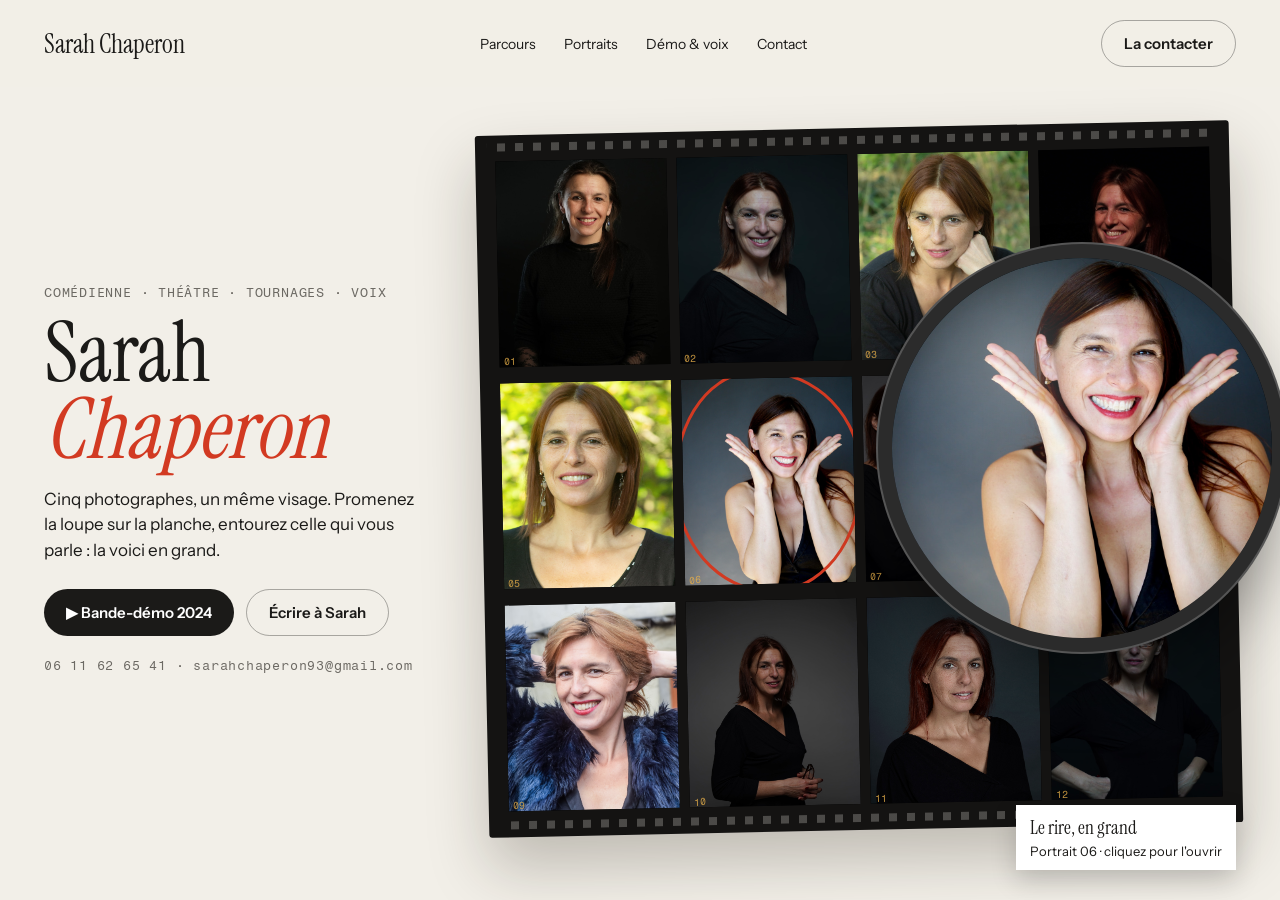
<file: _suivi/esquisses/la-planche-contact.html>
<!DOCTYPE html>
<html lang="fr"><head><meta charset="utf-8"><meta name="viewport" content="width=device-width,initial-scale=1">
<title>Esquisse — La planche-contact</title>
<style>
@font-face{font-family:"Instrument Serif";src:url("polices/InstrumentSerif-Regular.ttf")}
@font-face{font-family:"Instrument Sans";src:url("polices/InstrumentSans[wdth,wght].ttf");font-weight:400 700}
@font-face{font-family:"Fragment Mono";src:url("polices/FragmentMono-Regular.ttf")}
:root{--table:#f2efe8;--encre:#1b1a18;--rouge:#d23a22;--gris:#6d6a64}
*{box-sizing:border-box;margin:0}
html,body{height:100%;overflow:hidden;background:var(--table);color:var(--encre);font-family:"Instrument Sans",sans-serif}
body::before{content:"";position:fixed;inset:0;background:radial-gradient(70% 80% at 68% 50%,#fffdf8 0%,#f2efe8 55%,#e3ded3 100%);z-index:-1}
header{position:fixed;top:0;left:0;right:0;display:flex;align-items:center;justify-content:space-between;padding:20px 44px;z-index:6;background:rgba(242,239,232,.96)}
.logo{font-family:"Instrument Serif";font-size:26px}
nav{display:flex;gap:28px;font-size:14px}
.btn{display:inline-flex;align-items:center;gap:10px;padding:13px 22px;border-radius:999px;font-size:15px;font-weight:600;text-decoration:none}
.btn.plein{background:var(--encre);color:#fff}
.btn.ligne{border:1px solid rgba(27,26,24,.35);color:var(--encre)}
main{height:100svh;display:grid;grid-template-columns:minmax(0,.8fr) minmax(0,1.5fr);gap:36px;padding:94px 44px 36px;align-items:center}
.mono{font-family:"Fragment Mono";font-size:13px;letter-spacing:.06em;color:var(--gris)}
h1{font-family:"Instrument Serif";font-weight:400;font-size:clamp(54px,6.6vw,104px);line-height:.92;margin:14px 0 18px}
h1 span{color:var(--rouge);font-style:italic}
.intro{font-size:17px;line-height:1.5;max-width:380px;margin-bottom:26px}
.actions{display:flex;gap:12px;flex-wrap:wrap}
.coord{margin-top:22px}
.planche{position:relative;height:min(78svh,740px);background:#141312;border-radius:3px;padding:26px 20px;box-shadow:0 30px 60px rgba(40,30,20,.25);display:grid;grid-template-columns:repeat(4,minmax(0,1fr));grid-template-rows:repeat(3,minmax(0,1fr));gap:16px 10px;transform:rotate(-1.2deg)}
.case{position:relative;background:#000;overflow:hidden}
.case img{width:100%;height:100%;object-fit:cover;object-position:50% 18%;display:block;filter:saturate(.9)}
.case::after{content:attr(data-n);position:absolute;left:4px;bottom:-1px;font-family:"Fragment Mono";font-size:10px;color:#e8b04a;opacity:.85}
.planche::before,.planche::after{content:"";position:absolute;left:12px;right:12px;height:8px;background:repeating-linear-gradient(90deg,transparent 0 10px,#f2efe8 10px 18px);opacity:.25}
.planche::before{top:8px}.planche::after{bottom:8px}
.cercle{position:absolute;inset:-9px;border:3px solid var(--rouge);border-radius:46% 54% 50% 50%/52% 46% 54% 48%;transform:rotate(-4deg)}
.loupe{position:absolute;width:min(30vw,380px);aspect-ratio:1;border-radius:50%;right:-36px;top:46%;transform:translateY(-50%);box-shadow:0 0 0 14px #2b2b2b,0 0 0 16px #555,0 40px 70px rgba(0,0,0,.45);overflow:hidden;background:#000}
.loupe img{width:100%;height:100%;object-fit:cover;object-position:52% 20%;transform:scale(1.18)}
.loupe::after{content:"";position:absolute;inset:0;border-radius:50%;background:radial-gradient(circle at 32% 26%,rgba(255,255,255,.28),transparent 34%),radial-gradient(circle,transparent 62%,rgba(0,0,0,.45))}
.legende{position:absolute;right:0;bottom:-6px;background:#fff;padding:10px 14px;font-size:13px;line-height:1.4;box-shadow:0 10px 26px rgba(0,0,0,.18)}
.legende b{font-family:"Instrument Serif";font-size:19px;font-weight:400;display:block}
.droite{position:relative;height:100%;display:flex;align-items:center}
@media (max-width:760px){
 header{padding:14px 18px} nav{display:none} .logo{font-size:22px}
 main{grid-template-columns:1fr;grid-template-rows:auto 1fr;padding:72px 18px 20px;gap:14px;align-items:start}
 h1{font-size:52px;margin:8px 0 10px}
 .intro{font-size:16px;margin-bottom:14px}
 .coord{display:none}
 .planche{height:44svh;grid-template-columns:repeat(3,minmax(0,1fr));padding:20px 12px;gap:12px 8px}
 .planche .case:nth-child(n+10){display:none}
 .loupe{width:62vw;right:-10px;top:58%}
 .legende{display:none}
}
</style></head><body>
<header><div class="logo">Sarah Chaperon</div>
<nav><a>Parcours</a><a>Portraits</a><a>Démo &amp; voix</a><a>Contact</a></nav>
<a class="btn ligne">La contacter</a></header>
<main>
 <div>
  <p class="mono">COMÉDIENNE · THÉÂTRE · TOURNAGES · VOIX</p>
  <h1>Sarah<br><span>Chaperon</span></h1>
  <p class="intro">Cinq photographes, un même visage. Promenez la loupe sur la planche, entourez celle qui vous parle : la voici en grand.</p>
  <div class="actions"><a class="btn plein">▶ Bande-démo 2024</a><a class="btn ligne">Écrire à Sarah</a></div>
  <p class="mono coord">06 11 62 65 41 · sarahchaperon93@gmail.com</p>
 </div>
 <div class="droite">
  <div class="planche">
   <div class="case" data-n="01"><img src="/recu/site/comedienne.jpg" alt=""></div>
   <div class="case" data-n="02"><img src="/recu/site/photos-2.jpg" alt=""></div>
   <div class="case" data-n="03"><img src="/recu/site/photos-6.jpg" alt=""></div>
   <div class="case" data-n="04"><img src="/recu/site/photos-7.jpg" alt=""></div>
   <div class="case" data-n="05"><img src="/recu/site/photos-5.jpg" alt=""></div>
   <div class="case" data-n="06"><img src="/recu/site/contact-sarah-chaperon.jpg" alt=""><span class="cercle"></span></div>
   <div class="case" data-n="07"><img src="/recu/site/photos.jpg" alt=""></div>
   <div class="case" data-n="08"><img src="/recu/site/comedienne-2.jpg" alt=""></div>
   <div class="case" data-n="09"><img src="/recu/site/photos-9.jpg" alt=""></div>
   <div class="case" data-n="10"><img src="/recu/site/photos-4.jpg" alt=""></div>
   <div class="case" data-n="11"><img src="/recu/site/photos-8.jpg" alt=""></div>
   <div class="case" data-n="12"><img src="/recu/site/photos-3.jpg" alt=""></div>
  </div>
  <div class="loupe"><img src="/recu/site/contact-sarah-chaperon.jpg" alt=""></div>
  <div class="legende"><b>Le rire, en grand</b>Portrait 06 · cliquez pour l'ouvrir</div>
 </div>
</main>
</body></html>
</file>
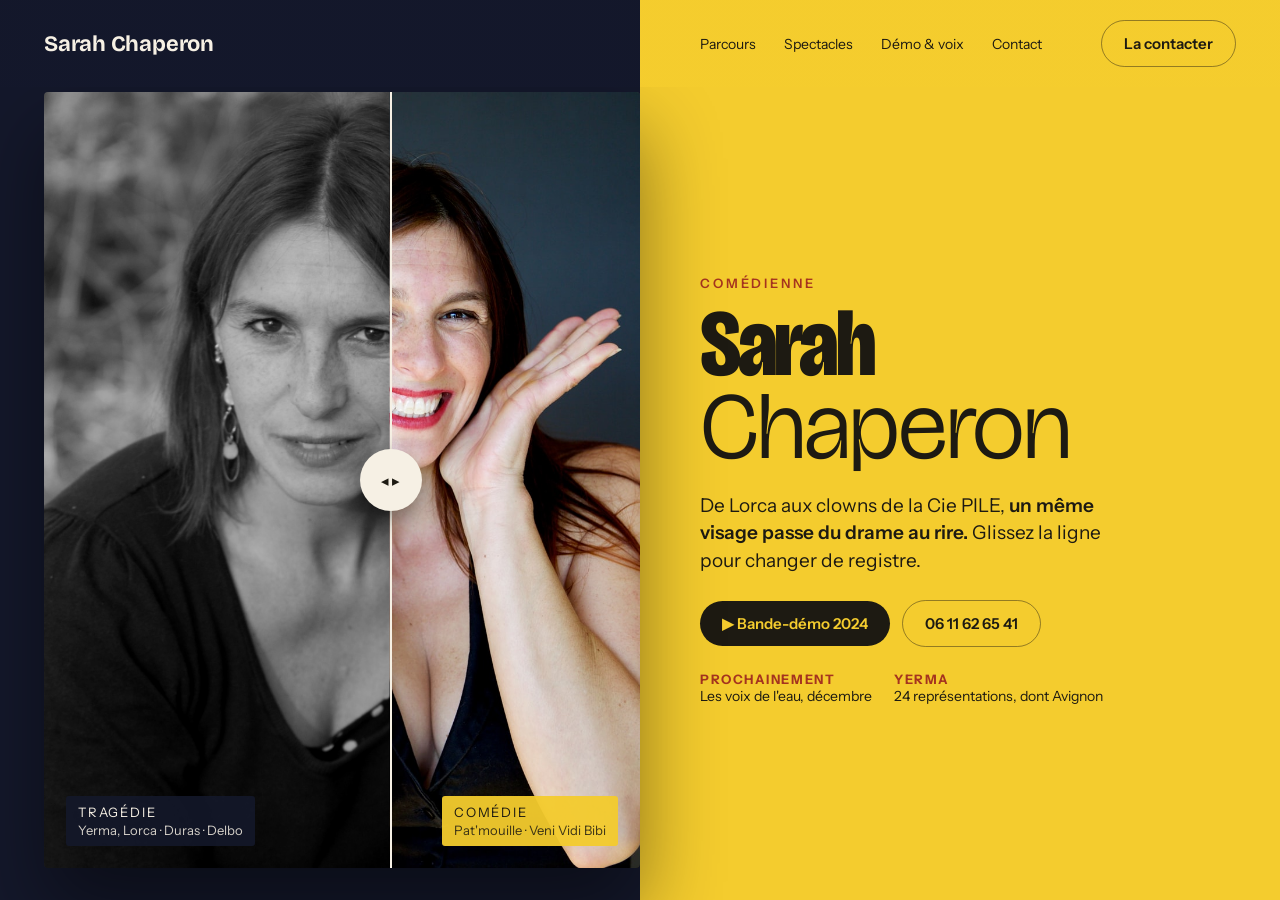
<file: _suivi/esquisses/les-deux-masques.html>
<!DOCTYPE html>
<html lang="fr"><head><meta charset="utf-8"><meta name="viewport" content="width=device-width,initial-scale=1">
<title>Esquisse — Les deux masques</title>
<style>
@font-face{font-family:"Bricolage Grotesque";src:url("polices/BricolageGrotesque.ttf");font-weight:200 800;font-stretch:75% 100%}
@font-face{font-family:"Instrument Sans";src:url("polices/InstrumentSans[wdth,wght].ttf");font-weight:400 700}
:root{--nuit:#14182b;--soleil:#f4cc2e;--creme:#f6f0e4;--brique:#a5341f;--t:.42}
*{box-sizing:border-box;margin:0}
html,body{height:100%;overflow:hidden;font-family:"Instrument Sans",sans-serif;color:var(--creme);background:linear-gradient(90deg,var(--nuit) 0 50%,var(--soleil) 50%)}
header{position:fixed;top:0;left:0;right:0;display:flex;justify-content:space-between;align-items:center;padding:20px 44px;z-index:6;background:linear-gradient(90deg,rgba(20,24,43,.97),rgba(20,24,43,.97) 50%,rgba(244,204,46,.97) 50%)}
.logo{font-family:"Bricolage Grotesque";font-weight:700;font-size:22px;letter-spacing:-.01em}
nav{display:flex;gap:28px;font-size:14px;color:#1d1a12;position:absolute;left:calc(50% + 60px)}
.btn{display:inline-flex;align-items:center;gap:10px;padding:13px 22px;border-radius:999px;font-size:15px;font-weight:600;text-decoration:none}
.btn.plein{background:#1d1a12;color:var(--soleil)}
.btn.ligne{border:1px solid rgba(29,26,18,.45);color:#1d1a12}
main{height:100svh;display:grid;grid-template-columns:minmax(0,1fr) minmax(0,1fr)}
.visage{position:relative;overflow:hidden;margin:92px 0 32px 44px;border-radius:4px;box-shadow:0 40px 80px rgba(0,0,0,.45)}
.visage img{position:absolute;inset:0;width:100%;height:100%;object-fit:cover}
.visage .trag{object-position:40% 22%;filter:grayscale(1) contrast(1.12) brightness(.8)}
.visage .com{object-position:50% 25%;clip-path:inset(0 0 0 58%)}
.poignee{position:absolute;top:0;bottom:0;left:58%;width:2px;background:var(--creme)}
.poignee::before{content:"◂  ▸";position:absolute;top:50%;left:50%;transform:translate(-50%,-50%);width:62px;height:62px;border-radius:50%;background:var(--creme);color:#1d1a12;display:grid;place-items:center;font-size:15px;box-shadow:0 8px 24px rgba(0,0,0,.4)}
.reg{position:absolute;bottom:22px;font-size:13px;letter-spacing:.14em;text-transform:uppercase;padding:8px 12px;border-radius:3px}
.reg.g{left:22px;background:rgba(20,24,43,.88)}
.reg.d{right:22px;background:rgba(244,204,46,.95);color:#1d1a12}
.reg small{display:block;text-transform:none;letter-spacing:0;font-size:13px;opacity:.85;margin-top:2px}
.texte{padding:120px 56px 40px 60px;color:#1d1a12;display:flex;flex-direction:column;justify-content:center}
.sur{font-size:13px;letter-spacing:.22em;text-transform:uppercase;color:var(--brique);margin-bottom:12px;font-weight:600}
h1{font-family:"Bricolage Grotesque";font-size:clamp(60px,7.4vw,124px);line-height:.88;letter-spacing:-.035em;font-weight:800;font-stretch:78%}
h1 .b{display:block;font-weight:300;font-stretch:100%;font-style:normal;letter-spacing:-.02em}
.phrase{font-size:19px;line-height:1.45;max-width:440px;margin:22px 0 26px}
.phrase b{font-weight:600}
.actions{display:flex;gap:12px;flex-wrap:wrap;align-items:center}
.info{margin-top:24px;font-size:14px;display:flex;gap:22px;flex-wrap:wrap}
.info span b{display:block;font-size:13px;letter-spacing:.12em;text-transform:uppercase;color:var(--brique)}
@media (max-width:760px){
 html,body{background:linear-gradient(180deg,var(--soleil) 0 52%,var(--nuit) 52%)}
 header{padding:14px 18px;background:rgba(244,204,46,.97)} .logo{color:#1d1a12;font-size:19px} nav{display:none}
 main{grid-template-columns:1fr;grid-template-rows:auto 1fr}
 .texte{order:1;padding:74px 20px 12px}
 h1{font-size:56px}
 .phrase{font-size:16px;margin:12px 0 14px}
 .info{display:none}
 .visage{order:2;margin:6px 20px 20px}
 .reg small{display:none}
}
</style></head><body>
<header><div class="logo">Sarah Chaperon</div>
<nav><a>Parcours</a><a>Spectacles</a><a>Démo &amp; voix</a><a>Contact</a></nav>
<a class="btn ligne">La contacter</a></header>
<main>
 <div class="visage">
  <img class="trag" src="/recu/site/photos-6.jpg" alt="">
  <img class="com" src="/recu/site/contact-sarah-chaperon.jpg" alt="">
  <span class="poignee"></span>
  <span class="reg g">Tragédie<small>Yerma, Lorca · Duras · Delbo</small></span>
  <span class="reg d">Comédie<small>Pat'mouille · Veni Vidi Bibi</small></span>
 </div>
 <div class="texte">
  <p class="sur">Comédienne</p>
  <h1>Sarah<span class="b">Chaperon</span></h1>
  <p class="phrase">De Lorca aux clowns de la Cie PILE, <b>un même visage passe du drame au rire.</b> Glissez la ligne pour changer de registre.</p>
  <div class="actions"><a class="btn plein">▶ Bande-démo 2024</a><a class="btn ligne">06 11 62 65 41</a></div>
  <div class="info"><span><b>Prochainement</b>Les voix de l'eau, décembre</span><span><b>Yerma</b>24 représentations, dont Avignon</span></div>
 </div>
</main>
</body></html>
</file>
<file: assets/css/socle.css>
/* Socle : règles communes à toutes les maquettes. Le style du projet va dans site.css.
   Les couleurs et polices du projet se règlent par les variables ci-dessous (redéfinies dans site.css). */
:root {
  --police-titres: Georgia, 'Times New Roman', serif;
  --police-texte: system-ui, -apple-system, 'Segoe UI', Roboto, sans-serif;
  --accent: #b3361f;
  --texte-doux: color-mix(in srgb, var(--texte) 78%, var(--fond));
  --ligne: color-mix(in srgb, var(--texte) 18%, var(--fond));
  --gouttiere: clamp(16px, 4vw, 48px);
  --largeur: 1240px;
  --rayon: 6px;
  --duree: .7s;
  --courbe: cubic-bezier(.22, 1, .36, 1);
}

*, *::before, *::after { box-sizing: border-box; }
html { -webkit-text-size-adjust: 100%; text-size-adjust: 100%; }
body {
  font-family: var(--police-texte); font-size: clamp(1rem, .96rem + .2vw, 1.125rem); line-height: 1.6;
  padding-bottom: var(--barres-h); overflow-x: clip;
}
img, picture, video, canvas, svg { display: block; max-width: 100%; }
img, video { height: auto; }
h1, h2, h3, h4 { font-family: var(--police-titres); line-height: 1.08; margin: 0 0 .5em; text-wrap: balance; font-weight: 600; }
p, li, dd, figcaption { text-wrap: pretty; }
p { margin: 0 0 1em; }
a { color: inherit; }
a[href^="mailto:"] { overflow-wrap: anywhere; }
button, input, select, textarea { font: inherit; color: inherit; }
button { cursor: pointer; }
:where(a, button, input, select, textarea, summary, [tabindex]) { -webkit-tap-highlight-color: transparent; }
:focus { outline: none; }
:focus-visible { outline: 3px solid var(--accent); outline-offset: 3px; border-radius: 2px; }
[id] { scroll-margin-top: calc(var(--entete-h) + 12px); scroll-margin-bottom: calc(var(--barres-h) + 12px); }
/* Lien profond vers une scène qui cache l'en-tête : elle arrive tout en haut de l'écran (comme aller() du socle). */
html.js:not(.secours) :is([data-entete-cache], [data-entete-cache] [id], [data-fx="plein-ecran"], [data-fx="plein-ecran"] [id]) { scroll-margin-top: 0; }
[hidden] { display: none !important; }

.visuellement-cache {
  position: absolute !important; width: 1px; height: 1px; padding: 0; margin: -1px;
  overflow: hidden; clip: rect(0 0 0 0); white-space: nowrap; border: 0;
}
.evitement {
  position: fixed; left: 12px; top: 12px; z-index: 1000; padding: 12px 16px; background: var(--texte); color: var(--fond);
  transform: translateY(-160%); text-decoration: none;
}
.evitement:focus-visible { transform: none; }
.conteneur { width: min(100% - 2 * var(--gouttiere), var(--largeur)); margin-inline: auto; }
.chiffres { font-variant-numeric: tabular-nums; }

/* Boutons : zones tactiles d'au moins 44 px. */
.bouton {
  display: inline-flex; align-items: center; justify-content: center; gap: .5em;
  min-height: 48px; min-width: 44px; padding: .7em 1.4em; border-radius: 999px;
  background: var(--accent); color: var(--fond); text-decoration: none; font-weight: 600; border: 0;
  line-height: 1.2; text-align: center;
}
.bouton--contour { background: transparent; color: inherit; box-shadow: inset 0 0 0 2px currentColor; }
.bouton[disabled] { opacity: .55; cursor: not-allowed; }

/* Apparitions : cachées par le style critique jusqu'à .vu, jamais recachées. */
html.js:not(.secours):not([data-arrivee="retour"]) [data-anime]:not([data-anime="gsap"]) {
  transform: translate3d(0, 1.2rem, 0);
  transition: opacity var(--duree) var(--courbe) var(--delai, 0s), transform var(--duree) var(--courbe) var(--delai, 0s);
}
html.js:not(.secours):not([data-arrivee="retour"]) [data-anime]:not([data-anime="gsap"]).vu { transform: none; }

/* Bibliothèque d'effets (effets.js). Apparitions : le bloc lui-même ne glisse pas, ce sont ses parties qui arrivent.
   Mêmes conditions que les apparitions : en secours, au retour et sans JavaScript, état final direct.
   Les transitions ne valent que pendant l'arrivée (.fx-fini ensuite) : celles du projet reprennent la main. */
html.js:not(.secours):not([data-arrivee="retour"]) :is([data-anime="lignes"], [data-anime="mots"], [data-anime="lettres"], [data-anime="cascade"]):not([data-anime="gsap"]) {
  transform: none; transition: opacity .25s linear var(--delai, 0s);
}
/* Masques des lignes : découpe par clip-path, débordante en haut et sur les côtés (accents), un peu en bas (jambages),
   au lieu d'un overflow et de marges : la mise en page ne change pas d'un pixel pendant la découpe. La ligne part
   d'assez bas (135 %) pour rester invisible malgré le débord du bas. */
.fx-ligne-mask { overflow: visible !important; clip-path: inset(-.4em -.6em -.2em -.6em); }
html.js:not(.secours):not([data-arrivee="retour"]) [data-anime="lignes"] .fx-ligne {
  transform: translate3d(0, 135%, 0); transition: transform 1s var(--courbe) calc(var(--delai, 0s) + var(--i, 0) * 90ms);
}
html.js:not(.secours):not([data-arrivee="retour"]) [data-anime="lignes"].vu .fx-ligne { transform: none; }
html.js:not(.secours):not([data-arrivee="retour"]) [data-anime="mots"] .fx-mot {
  opacity: 0; transform: translate3d(0, .5em, 0);
  transition: opacity .6s var(--courbe) calc(var(--delai, 0s) + var(--i, 0) * 35ms), transform .7s var(--courbe) calc(var(--delai, 0s) + var(--i, 0) * 35ms);
}
html.js:not(.secours):not([data-arrivee="retour"]) [data-anime="mots"].vu .fx-mot { opacity: 1; transform: none; }
/* Lettres : chaque mot reste d'un bloc (jamais coupé en fin de ligne), les lettres basculent en place. */
[data-anime="lettres"] :is(.fx-mot-l, .fx-lettre) { display: inline-block; }
html.js:not(.secours):not([data-arrivee="retour"]) [data-anime="lettres"] .fx-lettre {
  opacity: 0; transform: translate3d(0, .55em, 0) rotate(12deg); transform-origin: 0 100%;
  transition: opacity .5s var(--courbe) calc(var(--delai, 0s) + var(--i, 0) * 18ms), transform .8s var(--courbe) calc(var(--delai, 0s) + var(--i, 0) * 18ms);
}
html.js:not(.secours):not([data-arrivee="retour"]) [data-anime="lettres"].vu .fx-lettre { opacity: 1; transform: none; }
html.js:not(.secours):not([data-arrivee="retour"]) [data-anime="cascade"] > * { opacity: 0; transform: translate3d(0, 1.8rem, 0); }
html.js:not(.secours):not([data-arrivee="retour"]) [data-anime="cascade"]:not(.fx-fini) > * {
  transition: opacity .7s var(--courbe) calc(var(--delai, 0s) + var(--i, 0) * 80ms), transform .9s var(--courbe) calc(var(--delai, 0s) + var(--i, 0) * 80ms);
}
html.js:not(.secours):not([data-arrivee="retour"]) [data-anime="cascade"].vu > * { opacity: 1; transform: none; }
/* Rideau : règle aussi précise que celle des apparitions (sinon sa transition de découpe serait écrasée). */
html.js:not(.secours):not([data-arrivee="retour"]) [data-anime="rideau"]:not([data-anime="gsap"]) {
  transform: none; clip-path: inset(0 0 100% 0);
}
html.js:not(.secours):not([data-arrivee="retour"]) [data-anime="rideau"]:not([data-anime="gsap"]):not(.fx-fini) {
  transition: opacity .25s linear var(--delai, 0s), clip-path 1.2s cubic-bezier(.77, 0, .18, 1) var(--delai, 0s);
}
html.js:not(.secours):not([data-arrivee="retour"]) [data-anime="rideau"]:not([data-anime="gsap"]).vu { clip-path: inset(0 0 0 0); }
html.js:not(.secours):not([data-arrivee="retour"]) [data-anime="rideau"]:not([data-fx]) > :is(picture, video) { transform: scale(1.14); }
html.js:not(.secours):not([data-arrivee="retour"]) [data-anime="rideau"]:not([data-fx]):not(.fx-fini) > :is(picture, video) { transition: transform 1.6s var(--courbe) var(--delai, 0s); }
html.js:not(.secours):not([data-arrivee="retour"]) [data-anime="rideau"].vu:not([data-fx]) > :is(picture, video) { transform: none; }
/* Effets liés au défilement : l'image déplacée par GSAP n'a aucune transition CSS (une seule source par propriété). */
[data-fx="parallaxe"] > :is(picture, video, img), [data-fx="zoom"] > :is(picture, video, img) { transition: none; }
/* WebGL « onde » : le canvas, calé sur l'image, n'est visible que pendant le mouvement ; au repos, l'image d'origine, nette. */
[data-fx="onde"] { position: relative; }
.fx-onde { position: absolute; left: 0; top: 0; width: 100%; height: 100%; pointer-events: none; opacity: 0; transition: opacity .3s linear; }
.fx-onde--actif { opacity: 1; transition-duration: .12s; }
/* Image qui s'ouvre en plein écran : section haute, cadre collant en haut de l'écran (sticky, pas d'épinglage GSAP).
   En secours et sans JavaScript : image entière dans une section normale (règles [data-collant]). */
html.js:not(.secours) [data-fx="plein-ecran"] { position: relative; height: var(--fx-longueur, 260svh); }
html.js:not(.secours) [data-fx="plein-ecran"] > [data-collant] { position: sticky; top: 0; height: 100vh; height: 100svh; overflow: hidden; }
[data-fx="plein-ecran"] > [data-collant] > .media, [data-fx="plein-ecran"] [data-fx-cible] { width: 100%; height: 100%; border-radius: 0; }
:is(html.secours, html:not(.js)) [data-fx="plein-ecran"] [data-fx-cible] { height: 100svh; }
/* Mots géants : la rangée garde sa largeur (mots répétés au besoin) et ne sort jamais de son bandeau.
   En secours et sans JavaScript, les mots passent à la ligne : rien n'est coupé. */
[data-fx="mots-geants"] { overflow: hidden; overflow: clip; }
[data-fx="mots-geants"] [data-fx-rangee] { width: max-content; white-space: nowrap; margin: 0; }
:is(html.secours, html:not(.js)) [data-fx="mots-geants"] { overflow: visible; }
:is(html.secours, html:not(.js)) [data-fx="mots-geants"] [data-fx-rangee] { width: auto; white-space: normal; line-height: 1.2; }
/* Inclinaison selon la vitesse : GSAP seul tient la transformation (pas de transition CSS sur transform). */
[data-fx="vitesse"], [data-fx="mots-geants"] [data-fx-rangee] { transition-property: opacity, color, background-color, border-color, box-shadow !important; }

/* Effets au survol : au premier survol, GSAP prend la main sur la transformation (classe fx-survol) :
   plus aucune transition CSS sur transform pour cet élément. */
.fx-survol { transition-property: opacity, color, background-color, border-color, box-shadow !important; }

[data-boucle-css].hors-ecran, [data-boucle-css].hors-ecran *, [data-boucle-css].en-pause, [data-boucle-css].en-pause * { animation-play-state: paused !important; }

/* En-tête : opaque, jamais coupé, se cache en descendant. */
[data-entete] {
  position: fixed; inset: 0 0 auto; z-index: 800; background: var(--fond);
  border-bottom: 1px solid var(--ligne); transition: transform .35s var(--courbe);
}
html.entete-cache [data-entete], html.scene-sans-entete:not(.menu-ouvert) [data-entete] { transform: translateY(-100%); }
.entete-rangee {
  display: flex; align-items: center; gap: clamp(8px, 2vw, 28px);
  min-height: 64px; padding: 8px var(--gouttiere); max-width: calc(var(--largeur) + 2 * var(--gouttiere)); margin-inline: auto;
}
.entete-logo { display: inline-flex; align-items: center; gap: .6em; min-height: 44px; text-decoration: none; font-weight: 700; flex: none; }
.entete-logo img { width: 36px; height: 36px; }
[data-nav] { flex: 1 1 auto; min-width: 0; display: flex; justify-content: flex-end; }
[data-nav] ul { display: flex; gap: clamp(12px, 2vw, 28px); list-style: none; margin: 0; padding: 0; min-width: 0; overflow: hidden; white-space: nowrap; }
/* Un lien de navigation ne passe jamais à la ligne : sinon il « tient » sur deux lignes et le relais
   (deuxième rangée, bouton Menu) ne se déclenche pas. */
[data-nav] a { display: inline-flex; align-items: center; min-height: 44px; text-decoration: none; white-space: nowrap; }
[data-nav] a[aria-current] { text-decoration: underline; text-underline-offset: .35em; text-decoration-thickness: 2px; }
.entete-actions { display: flex; align-items: center; gap: 8px; flex: none; }
.entete-actions .bouton { min-height: 44px; padding-inline: 1.1em; }
.entete-langue { display: inline-flex; align-items: center; justify-content: center; min-width: 44px; min-height: 44px; text-decoration: none; font-weight: 600; text-transform: uppercase; }
[data-menu-bouton] { display: none; min-height: 44px; min-width: 44px; padding: 0 14px; border: 0; border-radius: 999px; background: var(--texte); color: var(--fond); font-weight: 600; }
html.nav-compacte [data-nav] { display: none; }
html.nav-compacte [data-menu-bouton] { display: inline-flex; align-items: center; }
html.nav-compacte .entete-actions { margin-left: auto; }
/* Dès 900 px, les liens qui ne tiennent pas à côté du logo passent sur une deuxième rangée (entete.js) :
   jamais le bouton Menu seul sur ordinateur. L'en-tête est plus haut : --entete-h suit (mesures.js). */
html.nav-deux-rangees .entete-rangee { flex-wrap: wrap; row-gap: 0; }
html.nav-deux-rangees [data-nav] { order: 3; flex: 1 0 100%; justify-content: flex-start; border-top: 1px solid var(--ligne); }
html.nav-deux-rangees .entete-actions { margin-left: auto; }
html.nav-deux-lignes [data-nav] ul { flex-wrap: wrap; row-gap: 0; column-gap: clamp(12px, 1.6vw, 24px); }
@media (max-width: 520px) { .entete-actions .bouton { display: none; } }

/* Sans JavaScript : l'en-tête reste dans le flux (sa hauteur n'est pas mesurée, rien ne passe dessous).
   Dès 900 px, les liens passent à la ligne sous le logo ; en dessous, un lien Menu ouvre le menu plein écran
   par son ancre (#menu:target) et un lien Fermer le referme. */
.menu-sansjs, .menu-sansjs-fermer { display: none; }
html:not(.js) { --entete-h: 0px; }
html:not(.js) [data-entete] { position: relative; }
@media (min-width: 900px) {
  html:not(.js) .entete-rangee { flex-wrap: wrap; row-gap: 0; }
  html:not(.js) [data-nav] { order: 3; flex: 1 0 100%; justify-content: flex-start; }
  html:not(.js) [data-nav] ul { flex-wrap: wrap; column-gap: clamp(12px, 2vw, 28px); row-gap: 0; }
  html:not(.js) .entete-actions { margin-left: auto; }
}
@media (max-width: 899px) {
  html:not(.js) [data-nav] { display: none; }
  html:not(.js) .entete-actions { margin-left: auto; }
  html:not(.js) .menu-sansjs {
    display: inline-flex; align-items: center; min-height: 44px; min-width: 44px; padding: 0 14px; border-radius: 999px;
    background: var(--texte); color: var(--fond); font-weight: 600; text-decoration: none;
  }
}
html:not(.js) #menu:target { z-index: 810; visibility: visible; opacity: 1; transition: none; padding-top: 24px; }
html:not(.js) #menu:target li { opacity: 1; transform: none; transition: none; }
html:not(.js) #menu:target .menu-sansjs-fermer { display: block; margin: 0 0 16px; }
html:not(.js) .menu-sansjs-fermer a { display: inline-flex; align-items: center; min-height: 44px; font-weight: 600; }
/* Cible du lien Fermer : fixe, elle ne fait pas défiler la page quand le menu se referme. */
#menu-ferme { position: fixed; top: 0; left: 0; width: 1px; height: 1px; pointer-events: none; }
/* Sans JavaScript, la barre fixe du téléphone n'est pas mesurée : sa hauteur est réservée d'office. */
@media (max-width: 760px) { html:not(.js) { --barres-h: calc(65px + env(safe-area-inset-bottom)); } }

/* Menu : plein écran, liens qui arrivent l'un après l'autre. */
[data-menu] {
  position: fixed; inset: 0; z-index: 790; background: var(--menu-fond, var(--fond)); overflow-y: auto; overscroll-behavior: contain;
  padding: calc(var(--entete-h) + 24px) var(--gouttiere) calc(32px + var(--barres-h));
  visibility: hidden; opacity: 0; transition: opacity .3s var(--courbe), visibility 0s .3s;
}
html.menu-ouvert [data-menu] { visibility: visible; opacity: 1; transition: opacity .3s var(--courbe); }
html.menu-ouvert [data-entete] { transform: none; }
[data-menu] ul { list-style: none; margin: 0 0 32px; padding: 0; }
[data-menu] li { opacity: 0; transform: translateY(12px); transition: opacity .4s var(--courbe), transform .4s var(--courbe); transition-delay: calc(var(--i, 0) * 50ms + 80ms); }
html.menu-ouvert [data-menu] li { opacity: 1; transform: none; }
[data-menu] .menu-lien { display: flex; align-items: center; min-height: 52px; font-family: var(--police-titres); font-size: clamp(1.6rem, 7vw, 2.6rem); text-decoration: none; }
[data-menu] .menu-lien[aria-current] { color: var(--accent); }

/* Voile de transition (état de départ dans le style critique). */
[data-voile] { display: grid; place-items: center; color: var(--fond); }
.voile-contenu { display: grid; justify-items: center; gap: 12px; text-align: center; padding: var(--gouttiere); }
.voile-contenu img { width: 56px; height: 56px; }
[data-voile-libelle] { font-family: var(--police-titres); font-size: clamp(1.6rem, 5vw, 3rem); }
/* Forme « vague » : bords ondulés du voile (en haut à la montée, en bas au retrait), posés par le gabarit. */
[data-voile] .voile-vague { position: absolute; left: 0; width: 100%; height: clamp(60px, 12vh, 120px); fill: var(--voile-fond); pointer-events: none; }
[data-voile] .voile-vague--haut { bottom: calc(100% - 1px); transform-origin: 50% 100%; }
[data-voile] .voile-vague--bas { top: calc(100% - 1px); transform-origin: 50% 0; }
/* Trou qui s'ouvre dans le voile (forme « iris ») ou dans le panneau de l'intro (versObjet) :
   variables --cx, --cy (centre) et --trou (rayon), posées image par image par le socle. */
[data-voile].avec-trou, .ouverture-panneau.avec-trou {
  -webkit-mask: radial-gradient(circle at var(--cx, 50%) var(--cy, 50%), transparent var(--trou, -2px), #000 calc(var(--trou, -2px) + 1px));
          mask: radial-gradient(circle at var(--cx, 50%) var(--cy, 50%), transparent var(--trou, -2px), #000 calc(var(--trou, -2px) + 1px));
}

/* Barre fixe du téléphone : action principale et contact rapide. */
[data-barre-fixe] {
  position: fixed; inset: auto 0 0; z-index: 780; display: none; gap: 8px;
  padding: 8px var(--gouttiere) calc(8px + env(safe-area-inset-bottom)); background: var(--fond); border-top: 1px solid var(--ligne);
  transition: transform .3s var(--courbe);
}
[data-barre-fixe] .bouton { flex: 1; min-height: 48px; }
[data-barre-fixe].barre-masquee { transform: translateY(110%); }
@media (max-width: 760px) { [data-barre-fixe] { display: flex; } }

/* Écrans plein cadre et sections épinglées : tout tient dans la partie visible. */
.ecran {
  min-height: 100vh; min-height: 100svh; display: flex; flex-direction: column;
  padding-top: calc(var(--entete-h) + 16px); padding-bottom: calc(var(--barres-h) + 16px);
}
.ecran.epingle { height: 100vh; height: 100svh; min-height: 0; }
.ecran .piste { flex: 1 1 auto; min-height: 0; max-height: 820px; }

/* Scènes épinglées ou collantes du projet ([data-scene], .ecran.epingle) : en secours et sans
   JavaScript, plus rien n'est épinglé, la scène prend la hauteur de son contenu (au moins un écran) au lieu
   d'être coupée. Son cadre collant [data-collant] redevient un bloc normal. */
:is(html.secours, html:not(.js)) :is([data-scene], .ecran.epingle) { height: auto !important; min-height: 100svh; }
:is(html.secours, html:not(.js)) [data-collant] { position: relative !important; top: auto !important; height: auto !important; min-height: 100svh; }

/* Faces arrière d'un objet en 3D (verso d'une carte, dos d'un volet) : jamais visibles de dos ;
   en secours et sans JavaScript, l'objet est posé ouvert et son dos est retiré (sinon il recouvre le texte). */
[data-face="dos"] { backface-visibility: hidden; -webkit-backface-visibility: hidden; }
:is(html.secours, html:not(.js)) [data-face="dos"] { display: none !important; }

/* Écrans bas. 1366×768 et moins de 820 px de haut sur ordinateur : .masque-ecran-bas se retire (phrase
   d'introduction, surtitre, légende), pour que le premier écran et les scènes épinglées tiennent.
   Téléphone à l'horizontale et moins de 500 px de haut : .masque-ecran-tres-bas se retire aussi, et les
   écrans plein cadre se resserrent. Les tailles des titres d'ouverture se règlent dans site.css, dans les
   mêmes requêtes (@media (max-height: 820px) and (min-width: 761px), puis (max-height: 500px)). */
@media (max-height: 820px) and (min-width: 761px) { .masque-ecran-bas { display: none !important; } }
@media (max-height: 500px) {
  .masque-ecran-bas, .masque-ecran-tres-bas { display: none !important; }
  .ecran { padding-top: calc(var(--entete-h) + 8px); padding-bottom: calc(var(--barres-h) + 8px); }
}

/* Médias : cadrage réglé par --cadrage (object-position), mention des illustrations générées. */
.media { position: relative; margin: 0; overflow: hidden; border-radius: var(--rayon); background: color-mix(in srgb, var(--texte) 8%, var(--fond)); } /* jamais de case vide pendant le chargement */
.media picture { display: block; width: 100%; height: 100%; }
.media img, .media video { width: 100%; height: 100%; object-fit: cover; object-position: var(--cadrage, 50% 50%); }
@media (max-width: 760px) { .media img, .media video { object-position: var(--cadrage-mobile, var(--cadrage, 50% 50%)); } }
.mention-ia {
  position: absolute; right: 8px; bottom: 8px; z-index: 2; padding: 3px 8px; border-radius: 999px;
  background: rgba(0, 0, 0, .66); color: #fff; font: 600 12px/1.4 var(--police-texte); letter-spacing: .01em; pointer-events: none;
}

/* Formulaires. */
.champ { display: grid; gap: 6px; margin-bottom: 18px; }
.champ label { font-weight: 600; }
.champ input, .champ select, .champ textarea {
  min-height: 48px; padding: 10px 12px; border: 1px solid color-mix(in srgb, var(--texte) 45%, var(--fond)); border-radius: var(--rayon); background: var(--fond);
}
.champ [aria-invalid="true"] { border-color: #b00020; }
.champ-erreur { margin: 0; color: #b00020; font-size: .95rem; }
.mention-donnees { font-size: .9rem; color: var(--texte-doux); }
[data-message-envoi] { padding: 12px 16px; border-radius: var(--rayon); background: color-mix(in srgb, var(--accent) 12%, var(--fond)); }

/* Barre de lecture des pages longues. */
[data-barre-lecture] { position: fixed; left: 0; right: 0; top: var(--entete-h); height: 3px; z-index: 805; background: var(--accent); transform: scaleX(0); transform-origin: 0 50%; }
html.entete-cache [data-barre-lecture] { top: 0; }

/* Curseur personnalisé (souris uniquement, activé par data-curseur sur html). */
.curseur {
  position: fixed; left: -8px; top: -8px; z-index: 1001; width: 16px; height: 16px; border-radius: 50%;
  border: 2px solid var(--accent); pointer-events: none; opacity: 0; transition: opacity .2s, width .2s, height .2s, left .2s, top .2s;
}
html.curseur-actif .curseur { opacity: 1; }
.curseur.curseur-lien { width: 40px; height: 40px; left: -20px; top: -20px; }
.curseur.curseur-cache { opacity: 0 !important; }

/* Pied de page. */
.pied { padding: 56px 0 32px; border-top: 1px solid var(--ligne); }
.pied-grille { display: grid; gap: 32px; grid-template-columns: repeat(auto-fit, minmax(200px, 1fr)); }
.pied ul { list-style: none; margin: 0; padding: 0; }
.pied a, .pied button.lien { display: inline-flex; align-items: center; min-height: 44px; }
button.lien { background: none; border: 0; padding: 0; text-decoration: underline; text-underline-offset: .2em; }
.pied-bas { display: flex; flex-wrap: wrap; justify-content: space-between; gap: 12px; margin-top: 32px; font-size: .9rem; color: var(--texte-doux); }
</file>
<file: assets/css/site.css>
/* Sarah Chaperon · direction « La planche-contact ».
   Table lumineuse (papier chaud), encre noire, un seul accent : le crayon gras rouge des tirages. */
@font-face { font-family: 'Instrument Serif'; src: url('/assets/fonts/instrument-serif.woff2') format('woff2'); font-weight: 400; font-style: normal; font-display: swap; }
@font-face { font-family: 'Instrument Serif'; src: url('/assets/fonts/instrument-serif-italique.woff2') format('woff2'); font-weight: 400; font-style: italic; font-display: swap; }
@font-face { font-family: 'Instrument Sans'; src: url('/assets/fonts/instrument-sans.woff2') format('woff2'); font-weight: 400 700; font-style: normal; font-display: swap; }
@font-face { font-family: 'Fragment Mono'; src: url('/assets/fonts/fragment-mono.woff2') format('woff2'); font-weight: 400; font-display: swap; }
@font-face { font-family: 'Serif secours'; src: local('Georgia'); size-adjust: 88%; ascent-override: 98%; }
@font-face { font-family: 'Sans secours'; src: local('Arial'); size-adjust: 96%; }

:root {
  --police-titres: 'Instrument Serif', 'Serif secours', Georgia, serif;
  --police-texte: 'Instrument Sans', 'Sans secours', system-ui, sans-serif;
  --police-mono: 'Fragment Mono', ui-monospace, monospace;
  --accent: #c2321b;          /* crayon gras : 4,9:1 sur le papier */
  --crayon: #d23a22;
  --encre: #1b1a18;
  --nuit: #141312;
  --papier: #f2efe8;
  --gris: #5f5b55;
  --rayon: 4px;
  --courbe: cubic-bezier(.22, 1, .36, 1);
}
body { background: var(--fond); }
h1, h2, h3 { font-weight: 400; letter-spacing: -.01em; }
h2 { font-size: clamp(2.3rem, min(5vw, 8.5vh), 4.6rem); line-height: 1; }
.mono { font-family: var(--police-mono); font-size: .875rem; letter-spacing: .05em; }
.surtitre { color: var(--gris); text-transform: uppercase; margin-bottom: 14px; }
.bouton { background: var(--encre); color: var(--papier); }
.bouton--contour { background: transparent; color: var(--encre); box-shadow: inset 0 0 0 1.5px color-mix(in srgb, var(--encre) 55%, transparent); }
.bouton--clair { background: var(--papier); color: var(--encre); }
.lien-fleche { display: inline-flex; align-items: center; min-height: 44px; font-weight: 600; text-underline-offset: 4px; }
.lien-fleche::after { content: ' →'; white-space: pre; }

/* ---------- Crayon gras (fil) ---------- */
.crayon { position: absolute; max-width: none; pointer-events: none; overflow: visible; fill: none; stroke: var(--crayon); stroke-width: 3.5; stroke-linecap: round; stroke-linejoin: round; vector-effect: non-scaling-stroke; }
.crayon path { stroke-dasharray: 1; stroke-dashoffset: 0; }
html.js:not(.secours):not([data-arrivee="retour"]) .crayon:not(.trace) path { stroke-dashoffset: 1; }

.mention-ia { font-size: 13px; }
html.js:not(.secours):not([data-arrivee="retour"]) [data-grille="typo"]:not(.revele) > * { opacity: 0; }

/* ---------- En-tête ---------- */
[data-entete] { background: color-mix(in srgb, var(--papier) 97%, transparent); }
.entete-logo { display: inline-flex; align-items: center; gap: 10px; text-decoration: none; font-family: var(--police-titres); font-size: 1.5rem; }
.entete-logo img { width: 40px; height: 40px; }
[data-nav] a { font-size: .9375rem; text-decoration: none; }
[data-nav] a[aria-current] { text-decoration: underline; text-decoration-color: var(--crayon); text-decoration-thickness: 2px; text-underline-offset: 6px; }
.entete-action.est-recu { animation: recu .6s var(--courbe); }
@keyframes recu { 30% { transform: scale(1.12); } 60% { transform: scale(.96); } }

/* ---------- Intro (panneau sombre de la chambre noire) ---------- */
.ouverture-panneau { gap: 10px; background: var(--nuit); color: var(--papier); }
.ouverture-nom { margin: 0; font-family: var(--police-titres); font-size: clamp(2.6rem, min(9vw, 13vh), 7.2rem); line-height: 1; filter: blur(0); }
.ouverture-cercle { width: 150px; height: 184px; overflow: visible; }
.ouverture-cercle path { stroke-dasharray: 760; stroke-dashoffset: 760; }
.ouverture-ligne { margin: 0; font-family: var(--police-mono); font-size: .8125rem; letter-spacing: .3em; text-transform: uppercase; color: #c9c3b8; }

/* ---------- 1. La table lumineuse, puis la plongée (une seule scène) ---------- */
.ouverture-scene { position: relative; height: 330svh; overflow-x: clip; }
.os-collant { position: sticky; top: 0; height: 100svh; overflow: hidden; }
.os-collant::before { content: ''; position: absolute; inset: 0; z-index: -1; pointer-events: none;
  background: radial-gradient(70% 80% at 70% 52%, #fffdf8 0%, #f2efe8 55%, #e4dfd4 100%); }
.planche-ouverture { position: relative; height: 100%; }
/* Le cache crème posé sur la table : le nom et les boutons. */
.po-texte { position: absolute; z-index: 4; left: 0; top: var(--entete-h); bottom: 0; width: min(36%, 540px); display: flex; flex-direction: column; justify-content: center;
  padding: 24px clamp(20px, 3vw, 48px) 24px var(--gouttiere);
  background: linear-gradient(180deg, #f6f2ea, #efe9de); box-shadow: 14px 0 34px rgba(20, 24, 30, .28), 1px 0 0 rgba(0, 0, 0, .08); }
.po-titre { font-size: clamp(3.2rem, min(5.8vw, 12vh), 6.4rem); line-height: .92; margin: 0 0 18px; }
.po-titre span { display: block; line-height: 1; }
.po-l2 { color: var(--accent); font-style: italic; }
.po-intro { max-width: 25em; font-size: 1.0625rem; }
.po-actions { display: flex; flex-wrap: wrap; gap: 12px; margin: 20px 0 0; }
.po-info { color: var(--encre); margin: 0 0 16px; }
.po-table { position: absolute; left: 0; right: 0; top: var(--entete-h); bottom: 0; }
.table-lumineuse { position: absolute; inset: 0;
  background: radial-gradient(70% 90% at 66% 46%, #ffffff 0%, #f5f9fc 38%, #e4ecf1 78%, #cfd8de 100%); }
.planche {
  position: absolute; left: calc(min(36%, 540px) + 17vw); right: 2.5vw; top: 5%; bottom: 6%; padding: 18px 10px;
  display: grid; grid-template-columns: repeat(4, minmax(0, 1fr)); grid-template-rows: repeat(3, minmax(0, 1fr)); gap: 34px 12px; rotate: -.6deg;
}
.case { position: relative; padding: 0; border: 0; background: #0b0908; overflow: visible; cursor: zoom-in; min-width: 44px; min-height: 44px;
  box-shadow: 0 0 0 7px rgba(40, 30, 22, .84), 0 -14px 0 0 rgba(40, 30, 22, .84), 0 14px 0 0 rgba(40, 30, 22, .84), 7px 0 0 7px rgba(40, 30, 22, .84), -7px 0 0 7px rgba(40, 30, 22, .84), 0 0 26px 10px rgba(220, 238, 255, .45); }
/* Perforations du film : la lumière de la table passe au travers. */
.case::before, .case::after { content: ''; position: absolute; left: -10px; right: -10px; height: 6px; pointer-events: none;
  background: repeating-linear-gradient(90deg, transparent 0 7px, #fbfdff 7px 13px); box-shadow: 0 0 6px rgba(230, 244, 255, .7); }
.case::before { top: -13px; } .case::after { bottom: -13px; }
.case-img { position: absolute; inset: 0; width: 100%; height: 100%; object-fit: cover; }
.case-n { position: absolute; right: 2px; bottom: -13px; z-index: 1; font: 13px/1 var(--police-mono); color: #f0b24a; background: rgba(36, 26, 18, .95); padding: 0 3px; }
.case:focus-visible { outline-color: #f0b24a; }
.cercle-choix { position: absolute; max-width: none; left: 0; top: 0; width: 100px; height: 120px; overflow: visible; pointer-events: none; z-index: 2;
  fill: none; stroke: var(--crayon); stroke-width: 5; stroke-linecap: round; vector-effect: non-scaling-stroke; }
.cercle-choix path { stroke-dasharray: 1; stroke-dashoffset: 0; }
.planche-reflet { position: absolute; inset: 0; pointer-events: none; z-index: 2; overflow: hidden; }
.planche-reflet::before { content: ''; position: absolute; top: -10%; bottom: -10%; left: 0; width: 45%; transform: translateX(var(--rx, -120%)) skewX(-14deg);
  background: linear-gradient(90deg, transparent, rgba(255, 255, 255, .22) 45%, rgba(255, 255, 255, .3) 50%, rgba(255, 255, 255, .22) 55%, transparent); }

/* Le tirage posé sur la table : le crayon l'entoure seul, il se soulève et se retourne. */
.tirage-volant { position: absolute; z-index: 5; left: calc(min(36%, 540px) + 3.6vw); top: 50%; translate: 0 -40%; width: clamp(150px, 12.5vw, 220px); rotate: -6deg; touch-action: none; }
.tirage-volant .tirage-face { box-shadow: 0 calc(10px + var(--leve, 0) * 26px) calc(22px + var(--leve, 0) * 40px) rgba(20, 30, 40, calc(.28 + var(--leve, 0) * .12)); }
.tirage-volant .tirage-dos b { font-size: 1.75rem; }
.tirage-volant .tirage-dos span:last-child { font-size: 1rem; }
.tirage-volant .tirage-carte { cursor: grab; }
.trace-ouverture { position: absolute; inset: 0; width: 100%; height: 100%; pointer-events: none; overflow: visible; z-index: 6; }
.trace-ouverture path { fill: none; stroke: var(--crayon); stroke-width: 5; stroke-linecap: round; }
/* La loupe : verre, bague chromée gravée, reflet qui bouge, ombre portée sur la planche. */
.loupe { position: absolute; left: 0; top: 0; width: clamp(200px, 27vw, 420px); aspect-ratio: 1; z-index: 3; touch-action: none; cursor: grab;
  transform: translate3d(var(--lx, 60%), var(--ly, 30%), 0); }
.loupe:active { cursor: grabbing; }
.loupe::before { content: ''; position: absolute; inset: 0; border-radius: 50%;
  background: conic-gradient(from 200deg, #fafafa, #8a8a8a 12%, #e9e9e9 22%, #565656 34%, #f2f2f2 48%, #9b9b9b 60%, #ededed 72%, #6a6a6a 86%, #fafafa);
  box-shadow: inset 0 0 0 1px rgba(255, 255, 255, .6), inset 0 0 0 3px rgba(0, 0, 0, .25), 0 2px 0 rgba(255, 255, 255, .5); }
.loupe-ombre { position: absolute; inset: 6%; border-radius: 50%; z-index: -1; transform: translate(var(--ox, 18px), var(--oy, 30px));
  background: radial-gradient(circle, rgba(10, 8, 6, .42) 40%, rgba(10, 8, 6, .2) 62%, transparent 72%); }
.loupe-verre { position: absolute; inset: 9%; border-radius: 50%; overflow: hidden; background: #eef3f6;
  box-shadow: inset 0 0 0 2px rgba(0, 0, 0, .5), inset 0 0 22px 6px rgba(0, 0, 0, .55); }
.loupe-zoom { position: absolute; left: 0; top: 0; transform-origin: 0 0; will-change: transform; }
.loupe-monde { position: relative; display: flex; align-items: center; }
.loupe-monde .planche { rotate: -.6deg; }
.loupe-monde .case { cursor: inherit; }
.loupe-img { width: 100%; height: 100%; object-fit: cover; display: block; }
.loupe-verre::after { content: ''; position: absolute; inset: 0; border-radius: 50%; pointer-events: none;
  background: radial-gradient(circle, transparent 60%, rgba(255, 255, 255, .1) 74%, rgba(20, 30, 50, .3) 86%, rgba(0, 0, 0, .55) 95%, rgba(255, 255, 255, .3) 99%);
  box-shadow: inset 6px 0 10px -2px rgba(255, 70, 40, .35), inset -6px 0 10px -2px rgba(40, 130, 255, .35), inset 0 6px 10px -2px rgba(255, 240, 200, .25); }
.loupe-reflet { position: absolute; inset: 0; border-radius: 50%; pointer-events: none;
  background: radial-gradient(28% 20% at var(--hx, 32%) var(--hy, 24%), rgba(255, 255, 255, .5), rgba(255, 255, 255, .12) 55%, transparent 70%),
              radial-gradient(70% 70% at calc(100% - var(--hx, 32%)) calc(100% - var(--hy, 24%)), rgba(255, 255, 255, .07), transparent 60%); }
.loupe-bague { position: absolute; inset: 0; width: 100%; height: 100%; pointer-events: none; overflow: visible; }
.loupe-bague text { font: 600 8.6px var(--police-mono); letter-spacing: .14em; fill: #262626; }
.po-geste { margin: 18px 0 0; color: var(--gris); }
.geste-doigt { display: none; }
@media (hover: none) { .geste-souris { display: none; } .geste-doigt { display: inline; } }
html:not(.js) .loupe, html.secours .loupe { display: none; }
html.js:not(.secours):not([data-arrivee="retour"]) .loupe:not(.est-la) { opacity: 0; }
.loupe-verre { box-shadow: inset 0 0 0 2px rgba(0, 0, 0, .5), inset 0 0 22px 6px rgba(0, 0, 0, .5), inset 3px 0 6px rgba(255, 60, 40, .18), inset -3px 0 6px rgba(40, 120, 255, .18); }

.plongee-calque { position: absolute; inset: 0; z-index: 5; pointer-events: none; visibility: hidden; }
.plongee-image { position: absolute; inset: 0; overflow: hidden; transform-origin: 0 0; will-change: transform, clip-path; }
.plongee-image img { width: 100%; height: 100%; object-fit: cover; object-position: 56% 30%; }
.plongee-calque::after { content: ''; position: absolute; inset: 0; opacity: var(--voile, 0);
  background: linear-gradient(90deg, rgba(22, 26, 32, .72) 0%, rgba(22, 26, 32, .35) 34%, transparent 52%); }
.plongee-texte { position: absolute; z-index: 6; left: var(--gouttiere); top: 50%; translate: 0 -50%; max-width: min(500px, 42vw); color: var(--papier); opacity: 0; visibility: hidden; padding: 22px 26px; border-radius: 4px; background: rgba(18, 20, 24, .58); }
.plongee-texte .plongee-mots { margin: 0 0 16px; font: 400 clamp(3.2rem, min(7vw, 13vh), 7rem)/1.08 var(--police-titres); }
.plongee-texte .plongee-mots span:last-child { color: #ff9a80; font-style: italic; }
.plongee-texte h2 { font-size: clamp(1.8rem, min(3vw, 6vh), 2.8rem); margin-bottom: .4em; }
.plongee-texte p { font-size: 1.0625rem; }
html:not(.js) .ouverture-scene, html.secours .ouverture-scene { height: auto; }
html:not(.js) .os-collant, html.secours .os-collant { position: static; height: auto; min-height: 100svh; overflow: visible; }
@media (min-width: 761px) { html:not(.js) .planche-ouverture, html.secours .planche-ouverture { min-height: 100svh; display: grid; grid-template-columns: minmax(0, .6fr) minmax(0, 1.4fr); } }
html:not(.js) .po-texte, html.secours .po-texte, html:not(.js) .po-table, html.secours .po-table { position: relative; inset: auto; width: auto; top: 0; }
html:not(.js) .po-table, html.secours .po-table { min-height: 80svh; margin-top: var(--entete-h); }
html:not(.js) .plongee-calque, html.secours .plongee-calque { position: relative; visibility: visible; aspect-ratio: 3/2; max-height: 90svh; }
html:not(.js) .plongee-texte, html.secours .plongee-texte { position: static; translate: none; opacity: 1; visibility: visible; max-width: 560px; color: var(--encre); padding: 32px var(--gouttiere); }
html:not(.js) .plongee-texte .bouton--clair, html.secours .plongee-texte .bouton--clair { background: var(--encre); color: var(--papier); }
html:not(.js) .plongee-texte, html.secours .plongee-texte { background: none; }
html:not(.js) .plongee-texte .plongee-mots span:last-child, html.secours .plongee-texte .plongee-mots span:last-child { color: var(--accent); }
html:not(.js) .introuvable, html:not(.js) .dv-ouverture, html:not(.js) .pa-ouverture { min-height: calc(100svh - 180px); }

/* ---------- 2. La voir jouer : vidéos de la Cie PILE (le rideau qui recouvre la plongée) ---------- */
.jeu { position: relative; z-index: 7; background: var(--papier); min-height: 100svh; padding-block: clamp(72px, 9vw, 120px) 72px; box-shadow: 0 -30px 60px rgba(0, 0, 0, .25); }
html.js:not(.secours) .jeu { margin-top: -100svh; }
.jeu-grille { display: grid; grid-template-columns: minmax(0, .8fr) minmax(0, 1.2fr); gap: clamp(28px, 5vw, 72px); align-items: center; }
.videos { list-style: none; margin: 0; padding: 0; display: grid; grid-template-columns: repeat(3, minmax(0, 1fr)); gap: clamp(14px, 2vw, 26px); }
.video-lien { position: relative; display: block; text-decoration: none; }
.video-media { border-radius: 2px; box-shadow: 0 18px 34px rgba(30, 22, 14, .25); }
.video-media img { width: 100%; height: 100%; object-fit: cover; }
.video-play { position: absolute; left: 50%; top: 50%; translate: -50% -50%; width: 64px; height: 64px; display: grid; place-items: center; border-radius: 50%; background: var(--papier); color: var(--encre); font-size: 1.25rem; box-shadow: 0 10px 26px rgba(0, 0, 0, .35); }
.crayon-play { inset: -12px; width: calc(100% + 24px); height: calc(100% + 24px); stroke-width: 4; }
.video-titre { margin: 12px 0 2px; font: 400 1.375rem/1.15 var(--police-titres); }
.video-accroche { margin: 0; font-size: .875rem; color: var(--gris); line-height: 1.35; }

/* ---------- 4. Représentations ---------- */
.jeu .chiffres-grille { margin-top: clamp(56px, 7vw, 96px); }
.chiffres-grille { display: grid; grid-template-columns: minmax(0, .9fr) minmax(0, 1.1fr); gap: clamp(28px, 6vw, 90px); align-items: start; }
.chiffres-portrait { margin-top: 28px; width: min(260px, 60%); aspect-ratio: 9/16; }
.chiffres-portrait img { width: 100%; height: 100%; object-fit: cover; }
.affiches { list-style: none; padding: 0; margin: 30px 0 0; display: grid; grid-template-columns: repeat(3, minmax(0, 1fr)); gap: 16px; }
.affiche-media { border-radius: 2px; box-shadow: 0 18px 34px rgba(30, 22, 14, .25); }
.affiche-media img { width: 100%; height: 100%; object-fit: cover; }
.affiche-legende { margin: 10px 0 0; font-size: .875rem; line-height: 1.35; color: var(--gris); }
.chiffres-liste { list-style: none; margin: 0; padding: 0; }
.chiffre-ligne { position: relative; display: grid; grid-template-columns: clamp(5.4rem, 10vw, 8.6rem) minmax(0, 1fr); column-gap: 22px; align-items: baseline; padding: 18px 0; border-top: 1px solid color-mix(in srgb, var(--encre) 22%, transparent); }
.chiffre-boite { grid-row: span 2; position: relative; justify-self: end; padding: 4px 10px; }
.chiffre { display: block; font: 400 clamp(3rem, 6vw, 5.4rem)/1 var(--police-titres); font-variant-numeric: tabular-nums; text-align: right; }
.chiffre-titre { font: 400 1.6rem/1.15 var(--police-titres); }
.chiffre-texte { color: var(--gris); font-size: .9375rem; }
.crayon-chiffre { inset: -10px -18px; width: calc(100% + 36px); height: calc(100% + 20px); }
.chiffres-compagnies { margin-top: 18px; color: var(--gris); }

/* ---------- 4. Tirages à entourer et à retourner, sur la même table lumineuse ---------- */
.visages { position: relative; background: var(--nuit); color: var(--papier); padding-block: clamp(64px, 8vw, 110px) 48px; overflow: hidden; }
.visages .surtitre { color: #c9c3b8; }
.visages-contenu { display: grid; grid-template-columns: minmax(0, .62fr) minmax(0, 1.38fr); gap: clamp(28px, 4vw, 64px); align-items: center; }
.table-tirages { position: relative; padding: clamp(22px, 3vw, 40px); border-radius: 10px; touch-action: pan-y;
  background: radial-gradient(110% 90% at 50% 42%, #ffffff 0%, #f6fafc 40%, #e3eaee 85%, #d5dde2 100%);
  box-shadow: 0 0 0 12px #262422, 0 0 0 13px #3b3835, 0 0 90px 24px rgba(214, 234, 255, .35); cursor: crosshair; }
.table-tirages-lumiere { position: absolute; left: 0; top: 0; width: 720px; height: 720px; margin: -360px 0 0 -360px; border-radius: 50%; pointer-events: none; background: radial-gradient(closest-side, rgba(255, 255, 255, .9), transparent); opacity: .5; transform: translate3d(var(--lx, 400px), var(--ly, 300px), 0); will-change: transform; }
.table-tirages { overflow: hidden; }
.tirages { position: relative; list-style: none; margin: 0; padding: 0; display: grid; grid-template-columns: repeat(4, minmax(0, 1fr)); gap: clamp(14px, 2vw, 26px) clamp(12px, 1.6vw, 22px); }
.tirage { position: relative; rotate: var(--r, 0deg); touch-action: pan-y; }
.tirage[hidden] { display: none !important; }
.tirage-carte { position: relative; display: block; width: 100%; padding: 0; border: 0; background: none; cursor: grab; transform-style: preserve-3d; perspective: 900px; }
.tirage-face, .tirage-dos { display: block; background: #fbf9f4; padding: 7px 7px 9px; box-shadow: 0 10px 22px rgba(20, 30, 40, .28); backface-visibility: hidden; }
.tirage-media { aspect-ratio: 4/5; border-radius: 0; }
.tirage-media img { width: 100%; height: 100%; object-fit: cover; }
.tirage-dos { position: absolute; inset: 0; transform: rotateY(180deg); display: flex; flex-direction: column; justify-content: center; gap: 6px; padding: 14px; color: var(--encre); text-align: left;
  background: repeating-linear-gradient(0deg, #f7f4ec 0 22px, #ebe6da 22px 23px); }
.tirage-dos b { font: 400 1.25rem/1.1 var(--police-titres); }
.tirage-dos span:last-child { font-size: .875rem; }
.tirage-legende { margin: 6px 0 0; font-size: .875rem; color: #39424a; }
.tirage.est-leve { z-index: 3; }
.trace-libre { position: absolute; inset: 0; width: 100%; height: 100%; pointer-events: none; overflow: visible; z-index: 4; }
.trace-libre path { fill: none; stroke: var(--crayon); stroke-width: 5; stroke-linecap: round; stroke-linejoin: round; }
.visages-pied { grid-column: 1 / -1; display: flex; flex-wrap: wrap; align-items: center; justify-content: space-between; gap: 18px; margin-top: 18px; }
.filtres { display: flex; flex-wrap: wrap; align-items: center; gap: 8px; }
.filtres-titre { color: #c9c3b8; margin-right: 6px; }
.filtre { min-height: 44px; padding: 0 10px; border: 0; background: transparent; color: #d9d4ca; font-size: .875rem; text-decoration: underline; text-underline-offset: 4px; text-decoration-color: rgba(242, 239, 232, .3); }
.filtre[aria-pressed="true"] { color: var(--papier); text-decoration-color: var(--crayon); text-decoration-thickness: 2px; }
.visages .bouton { background: var(--papier); color: var(--encre); }

/* ---------- 5. Voix ---------- */
.voix-accueil { overflow-x: clip; background: #0f0e0d; color: var(--papier); padding-block: 48px clamp(72px, 10vw, 130px); }
.voix-accueil .surtitre { color: #c9c3b8; }
.voix-grille { display: grid; grid-template-columns: minmax(0, .85fr) minmax(0, 1.15fr); gap: clamp(28px, 6vw, 90px); align-items: center; }
.voix-portrait { position: relative; }
.voix-media { aspect-ratio: 4/5; border-radius: 2px; }
.voix-media img { width: 100%; height: 100%; object-fit: cover; }
.voix-halo { position: absolute; inset: -8%; pointer-events: none; border-radius: 50%; opacity: var(--niveau, .35);
  background: radial-gradient(closest-side, transparent 58%, rgba(226, 85, 58, .28) 74%, transparent 100%); transform: scale(var(--souffle, 1)); }
.voix-liste { list-style: none; padding: 0; margin: 0 0 24px; }
.voix-liste li { display: grid; grid-template-columns: 76px minmax(0, 1fr) auto; gap: 16px; align-items: center; padding: 14px 0; border-top: 1px solid rgba(242, 239, 232, .16); }
.voix-titre { font: 400 1.375rem/1.2 var(--police-titres); }
.voix-titre em { font-family: var(--police-texte); font-style: normal; font-size: .9375rem; color: #c9c3b8; }
.voix-duree { color: #c9c3b8; }
.voix-onde { display: flex; align-items: center; gap: 2px; height: 28px; }
.voix-onde i { flex: 1; height: 100%; background: #e2553a; border-radius: 2px; transform: scaleY(.4); }

/* ---------- 7. Actualité ---------- */
.actualite { display: grid; grid-template-columns: minmax(0, 1fr) minmax(0, 1fr) minmax(0, 1.1fr); gap: clamp(24px, 4vw, 56px); align-items: start; padding-block: clamp(64px, 10vw, 130px); border-top: 1px solid var(--ligne); }
.actu-etiquette { color: var(--gris); text-transform: uppercase; }
.actu-avenir h3 { font-size: clamp(2rem, 3.4vw, 3rem); margin: 6px 0 8px; }
.actu-quand { position: relative; display: inline-block; font: 400 1.75rem/1.2 var(--police-titres); padding: 10px 22px; margin: 10px 0 0 6px; }
.crayon-date { inset: -4px -8px; width: calc(100% + 16px); height: calc(100% + 8px); }
.actu-passees ol { list-style: none; margin: 0 0 12px; padding: 0; }
.actu-passees li { padding: 10px 0; border-top: 1px solid var(--ligne); font-size: .9375rem; }
.actu-passees s { color: var(--gris); display: block; font-size: .9375rem; }
.actu-passees b { display: block; } .actu-passees li > span { display: block; }
.actu-passees span { color: var(--gris); }

/* ---------- 8. Appel ---------- */
.appel { background: var(--nuit); color: var(--papier); padding-block: clamp(72px, 11vw, 140px); }
.appel .surtitre { color: #c9c3b8; }
.appel-grille { display: grid; grid-template-columns: minmax(0, 1fr) minmax(0, 1fr); gap: clamp(24px, 6vw, 80px); align-items: center; }
.appel-coord { display: flex; flex-direction: column; align-items: flex-start; gap: 16px; }
.appel-tel { position: relative; display: inline-block; width: max-content; margin-left: 30px; font: 400 clamp(2.4rem, 4.4vw, 4.4rem)/1 var(--police-titres); text-decoration: none; padding: 10px 16px; white-space: nowrap; }
.tel-boite { position: relative; display: inline-block; white-space: nowrap; }
.crayon-tel { left: -30px; top: -16px; width: calc(100% + 60px); height: calc(100% + 32px); stroke: #e2553a; }
.appel-mail { font-size: 1.125rem; min-height: 44px; display: inline-flex; align-items: center; }
.appel .bouton { background: var(--papier); color: var(--encre); }

/* ---------- Pied de page ---------- */
.pied { background: var(--nuit); color: #d9d4ca; border-top: 1px solid rgba(242, 239, 232, .14); }
.pied a { color: var(--papier); }
.pied-nom { font: 400 1.75rem/1 var(--police-titres); color: var(--papier); }
.pied-credits { font-size: .875rem; }
.pied-bas { color: #bdb7ac; }

/* ---------- Écrans bas ---------- */
@media (max-height: 820px) and (min-width: 761px) {
  .tirage-volant { width: clamp(130px, 11vw, 180px); }
  .po-titre { font-size: clamp(3rem, min(5.6vw, 11vh), 5.4rem); margin-bottom: 12px; }
  .po-actions { margin-top: 14px; }
  .po-intro { font-size: 1rem; }
  .planche { gap: 30px 10px; padding: 26px 20px; }
}
@media (max-height: 500px) and (min-width: 761px) {
  .planche-ouverture { padding-top: calc(var(--entete-h) + 10px); padding-bottom: 14px; }
  .po-titre { font-size: 2.6rem; margin-bottom: 6px; }
  .po-info { margin-bottom: 6px; }
  .po-actions { margin-top: 8px; }
  .tirage-volant { display: none; }
  .po-geste, .surtitre { display: none; }
  .loupe { width: 150px; }
  .planche { gap: 22px 8px; padding: 18px 14px; }
  .plongee-texte p:not(.plongee-mots) { display: none; }
}

/* ---------- Tablette et téléphone ---------- */
@media (max-width: 1080px) and (min-width: 761px) {
  .po-texte { width: 40%; }
  .planche { left: calc(40% + 15vw); grid-template-columns: repeat(3, minmax(0, 1fr)); grid-template-rows: repeat(4, minmax(0, 1fr)); }
  .tirage-volant { left: calc(40% + 1.5vw); width: 12vw; }
  .tirages { grid-template-columns: repeat(3, minmax(0, 1fr)); }
  .visages-contenu { grid-template-columns: minmax(0, 1fr); }
}
@media (max-width: 760px) {
  .po-texte { position: relative; top: auto; bottom: auto; width: auto; padding: calc(var(--entete-h) + 12px) var(--gouttiere) 18px; box-shadow: 0 12px 26px rgba(20, 24, 30, .22); justify-content: flex-start; }
  .planche-ouverture { display: flex; flex-direction: column; }
  .po-table { position: relative; top: auto; flex: 1; min-height: 0; }
  .planche { left: 3vw; right: 3vw; top: 4%; bottom: calc(var(--barres-h) + 4%); }
  .tirage-volant { left: auto; right: 6vw; top: auto; translate: none; bottom: calc(var(--barres-h) + 5%); width: 28vw; rotate: 5deg; }
  .tirage-volant .tirage-dos b { font-size: 1.125rem; } .tirage-volant .tirage-dos span:last-child { font-size: .875rem; }
  .po-titre { font-size: clamp(2.9rem, 14vw, 4rem); margin-bottom: 8px; }
  .po-info { margin-bottom: 8px; }
  .po-intro { font-size: 1rem; margin-bottom: 0; }
  .po-actions { margin-top: 12px; }
  .planche { grid-template-columns: repeat(3, minmax(0, 1fr)); padding: 14px 8px; gap: 28px 8px; }
  .case-ordi { display: none; }
  .loupe { width: 44vw; }
  .po-geste { display: none; }
  .plongee-calque::after { background: linear-gradient(0deg, rgba(22, 26, 32, .88) 0%, rgba(22, 26, 32, .5) 42%, transparent 62%); }
  .plongee-texte { top: auto; bottom: calc(var(--barres-h) + 18px); translate: none; right: var(--gouttiere); max-width: none; }
  .plongee-texte .plongee-mots { font-size: 3rem; }
  .jeu-grille, .chiffres-grille, .visages-contenu, .voix-grille, .actualite, .appel-grille { grid-template-columns: minmax(0, 1fr); }
  .video-titre { font-size: 1.0625rem; } .video-accroche { display: none; } .video-play { width: 48px; height: 48px; }
  .appel-tel { margin-left: 22px; } .crayon-tel { left: -22px; top: -12px; width: calc(100% + 44px); height: calc(100% + 24px); }
  .tirages { grid-template-columns: repeat(3, minmax(0, 1fr)); gap: 12px 8px; }
  .chiffres-portrait { width: min(150px, 40%); }
  .tirage-face { padding: 4px 4px 6px; }
  .tirage-legende { display: none; }
  .tirage-dos { padding: 6px; } .tirage-dos b { font-size: 1rem; } .tirage-dos .mono { display: none; }
  .voix-liste li { grid-template-columns: 54px minmax(0, 1fr) auto; gap: 12px; }
  .appel-tel { font-size: clamp(2.2rem, 11vw, 3rem); }
}

/* ================= Pages intérieures ================= */
.rouge { color: var(--accent); font-style: italic; }
.filtres--clair .filtre { color: var(--encre); text-decoration-color: color-mix(in srgb, var(--encre) 30%, transparent); }
.filtres--clair .filtre[aria-pressed="true"] { color: var(--encre); text-decoration-color: var(--crayon); }

/* Parcours : le plateau et sa poursuite */
.pa-ouverture { position: relative; min-height: 100svh; display: flex; align-items: center; background: var(--nuit); color: var(--papier); overflow: hidden; isolation: isolate; }
.pa-plateau { position: absolute; inset: 0; border-radius: 0; z-index: -2; }
.pa-plateau img { width: 100%; height: 100%; object-fit: cover; }
.pa-plateau .mention-ia { left: auto; right: 12px; bottom: 12px; }
.pa-poursuite { position: absolute; inset: 0; z-index: -1; pointer-events: none;
  background: radial-gradient(24% 20% at var(--px, 62%) var(--py, 70%), rgba(255, 236, 200, .42), rgba(255, 220, 170, .14) 60%, transparent); }
.pa-ouverture::before { content: ''; position: absolute; inset: 0; z-index: -1; background: linear-gradient(90deg, rgba(12, 11, 10, .85), rgba(12, 11, 10, .3) 55%, transparent); }
.pa-texte { padding-top: calc(var(--entete-h) + 24px); padding-bottom: 40px; }
.pa-texte .surtitre { color: #c9c3b8; }
.pa-titre { font-size: clamp(3.4rem, min(9vw, 14vh), 8.6rem); line-height: 1.02; max-width: 8ch; margin: 14px 0 22px; }
.pa-titre span { display: inline-block; }
.pa-intro { max-width: 30em; font-size: 1.0625rem; }
.pa-info { color: #e9e3d8; }
.pa-actu { display: grid; grid-template-columns: minmax(0, .8fr) minmax(0, 1.2fr); gap: clamp(24px, 5vw, 72px); padding-block: clamp(64px, 9vw, 120px); }
.pa-liste { list-style: none; margin: 8px 0 26px; padding: 0; }
.pa-date { display: grid; grid-template-columns: minmax(0, 15em) minmax(0, 1fr); gap: 4px 22px; padding: 16px 0; border-top: 1px solid var(--ligne); }
.pa-date b { font: 400 1.5rem/1.15 var(--police-titres); }
.pa-date > span:last-child { grid-column: 2; color: var(--gris); font-size: .9375rem; }
.pa-quand { position: relative; grid-row: span 2; font: 400 1.25rem/1.2 var(--police-titres); align-self: start; padding: 4px 10px; justify-self: start; }
.pa-liste--passees .pa-quand { text-decoration: line-through; color: var(--gris); }
.pa-liste--passees b { color: var(--gris); }
.pa-theatre { background: #e9e4da; padding-block: clamp(64px, 9vw, 120px); }
.pa-theatre-grille { display: grid; grid-template-columns: minmax(0, .8fr) minmax(0, 1.2fr); gap: clamp(24px, 5vw, 72px); align-items: start; }
.pa-theatre-media { margin-top: 24px; aspect-ratio: 3/2; }
.pa-pieces { list-style: none; margin: 0; padding: 0; display: grid; grid-template-columns: repeat(2, minmax(0, 1fr)); gap: 14px; }
.pa-index { list-style: none; margin: 0; padding: 0; columns: 2; column-gap: 40px; }
.pa-piece { break-inside: avoid; padding: 14px 0; border-top: 1px solid color-mix(in srgb, var(--encre) 18%, transparent); }
.pa-piece[hidden] { display: none !important; }
.pa-piece b { display: block; font: 400 1.375rem/1.15 var(--police-titres); margin-bottom: 4px; }
.pa-piece span { font-size: .9375rem; color: var(--gris); }
.pa-compagnies { margin-top: 28px; color: var(--gris); }
.pa-tournages { position: relative; height: 300svh; background: var(--nuit); color: var(--papier); }
.pa-collant { position: sticky; top: 0; height: 100svh; overflow: hidden; display: flex; flex-direction: column; justify-content: center; gap: 22px; padding-block: calc(var(--entete-h) + 8px) 28px; }
.pa-tournages .surtitre { color: #c9c3b8; }
.pa-tournages-tete h2 { margin-bottom: .2em; }
.pa-frise { display: flex; gap: 18px; align-items: stretch; padding-inline: var(--gouttiere); width: max-content; will-change: transform; }
.pa-frise-media { flex: none; width: min(34vw, 460px); aspect-ratio: 3/2; align-self: center; }
.pa-film { flex: none; align-self: center; width: clamp(220px, 18vw, 260px); padding: 18px 18px 20px; background: #1f1d1b; border-top: 3px solid var(--crayon); display: flex; flex-direction: column; gap: 6px; }
.pa-annee { margin: 0; font: 400 3rem/1 var(--police-titres); color: #ff7a5c; font-variant-numeric: tabular-nums; }
.pa-film h3 { margin: 0; font-size: 1.5rem; }
.pa-film p { margin: 0; font-size: .9375rem; color: #d9d4ca; }
.pa-role { font-style: italic; color: var(--papier) !important; }
.pa-frise-barre { height: 3px; margin: 0 var(--gouttiere); background: rgba(242, 239, 232, .18); }
.pa-frise-barre span { display: block; height: 100%; background: var(--crayon); transform-origin: 0 50%; transform: scaleX(var(--progres, 0)); }
html:not(.js) .pa-tournages, html.secours .pa-tournages { height: auto; }
html:not(.js) .pa-collant, html.secours .pa-collant { position: static; height: auto; }
html:not(.js) .pa-frise, html.secours .pa-frise { width: auto; overflow-x: auto; }
.pa-cv { padding-block: clamp(64px, 9vw, 110px); text-align: center; }
.pa-cv p { max-width: 34em; margin-inline: auto; }
.pa-cv-media { width: min(280px, 60vw); aspect-ratio: 3/2; margin: 0 auto 28px; }
.pa-actu-affiche { width: min(220px, 50vw); margin-top: 26px; }
.pa-actu-affiche img, .pa-cv-media img { width: 100%; height: 100%; object-fit: cover; }
.appel { position: relative; overflow: hidden; isolation: isolate; }
.appel-fond { position: absolute; inset: 0; z-index: -1; border-radius: 0; opacity: .32; }
.appel-fond img { width: 100%; height: 100%; object-fit: cover; }
.dv-suite { margin-top: 26px; }
.dv-suite b { font: 400 1.5rem var(--police-titres); display: block; }
/* 404 */
.introuvable { position: relative; min-height: 100svh; display: flex; align-items: flex-end; color: var(--papier); background: var(--nuit); isolation: isolate; overflow: hidden; }
.introuvable-media { position: absolute; inset: 0; border-radius: 0; z-index: -1; }
.introuvable-media img { width: 100%; height: 100%; object-fit: cover; }
.introuvable::after { content: ''; position: absolute; inset: 0; z-index: -1; background: linear-gradient(0deg, rgba(12, 11, 10, .9), transparent 60%); }
.introuvable-texte { padding-bottom: clamp(28px, 7vh, 72px); }
.introuvable-texte h1 { font-size: clamp(2.6rem, min(6vw, 11vh), 5.4rem); }
.introuvable .surtitre { color: #c9c3b8; }

/* Portraits : le tirage dans le bac, la planche, la visionneuse */
.po2-ouverture { min-height: 100svh; display: grid; grid-template-columns: minmax(0, 1fr) minmax(0, 1fr); gap: clamp(24px, 5vw, 72px); align-items: center;
  padding: calc(var(--entete-h) + 24px) var(--gouttiere) 32px; background: radial-gradient(80% 90% at 70% 50%, #2a2724, #121110 70%); color: var(--papier); }
.po2-texte .surtitre { color: #c9c3b8; }
.po2-titre { font-size: clamp(3.4rem, min(8vw, 14vh), 8rem); line-height: 1; margin-top: 6px; }
.po2-titre span { display: inline-block; }
.po2-info { color: #e9e3d8; }
.po2-bac { position: relative; justify-self: center; padding: 18px; background: linear-gradient(180deg, #3b3632, #24211e); border-radius: 6px; box-shadow: inset 0 0 0 2px rgba(255, 255, 255, .05), 0 40px 80px rgba(0, 0, 0, .5); }
.po2-tirage { width: min(32vw, 420px); aspect-ratio: 9/14; border-radius: 0; }
.po2-tirage img { width: 100%; height: 100%; object-fit: cover; }
.po2-credit { margin: 10px 0 0; color: #c9c3b8; }
.po2-planche { padding-block: clamp(64px, 9vw, 120px); }
.po2-tete { display: flex; flex-wrap: wrap; align-items: end; justify-content: space-between; gap: 18px; margin-bottom: 28px; }
.po2-tete h2 { position: relative; display: inline-block; padding: 0; margin: 0; }
.po2-tete > div:first-child, .po2-tete > p { flex-basis: 100%; }
.po2-planche { overflow-x: clip; }
.crayon-titre { left: -16px; top: -8px; width: calc(100% + 32px); height: calc(100% + 16px); max-width: none; }
.po2-grille { list-style: none; margin: 0; padding: 0; display: grid; grid-template-columns: repeat(4, minmax(0, 1fr)); gap: 22px; }
.po2-item[hidden] { display: none !important; }
.po2-lien { display: block; background: #fbf9f4; padding: 8px; box-shadow: 0 14px 28px rgba(30, 22, 14, .16); cursor: zoom-in; }
.po2-media { border-radius: 0; }
.po2-media img { width: 100%; height: 100%; object-fit: cover; }
.po2-legende { margin: 10px 0 0; font-size: .875rem; color: var(--gris); }
.po2-legende b { display: block; font: 400 1.25rem/1.15 var(--police-titres); color: var(--encre); }
.visionneuse { width: min(96vw, 1100px); max-height: 94svh; padding: 0; border: 0; background: #121110; color: var(--papier); }
.visionneuse::backdrop { background: rgba(10, 9, 8, .86); }
.vis-figure { margin: 0; display: grid; place-items: center; padding: 20px 64px 16px; }
.vis-img { max-height: calc(94svh - 110px); width: auto; max-width: 100%; }
.vis-legende { margin-top: 10px; font-size: .9375rem; } .vis-legende b { font: 400 1.375rem var(--police-titres); }
.vis-bouton { position: absolute; min-width: 48px; min-height: 48px; border: 0; border-radius: 999px; background: var(--papier); color: var(--encre); font-size: 1rem; padding: 0 14px; }
.vis-prec { left: 8px; top: 50%; } .vis-suiv { right: 8px; top: 50%; } .vis-fermer { right: 8px; top: 8px; }
.po2-demande { background: #e9e4da; padding-block: clamp(64px, 9vw, 110px); }
.po2-demande-grille { display: grid; grid-template-columns: minmax(0, 1fr) minmax(0, 1fr); gap: clamp(24px, 5vw, 64px); align-items: center; }
.po2-demande-media { aspect-ratio: 16/10; }
.po2-demande .bouton--clair { background: var(--encre); color: var(--papier); }

/* Démo et voix : la salle et son faisceau */
.dv-ouverture { position: relative; min-height: 100svh; overflow: hidden; isolation: isolate; color: var(--papier); background: #0d0c0b; display: flex; align-items: flex-end; }
.dv-salle { position: absolute; inset: 0; border-radius: 0; z-index: -3; }
.dv-salle img { width: 100%; height: 100%; object-fit: cover; }
.dv-salle .mention-ia { left: auto; right: 12px; top: calc(var(--entete-h) + 10px); bottom: auto; }
html:not(.js) .dv-texte { padding-top: 56px; }
.dv-faisceau { position: absolute; inset: 0; z-index: -2; pointer-events: none; background: radial-gradient(38% 30% at var(--px, 50%) var(--py, 40%), rgba(255, 246, 225, .26), transparent 70%); }
.dv-ecran { position: absolute; z-index: -1; left: 60%; top: 30%; width: 22vw; aspect-ratio: 16/10; translate: -50% -50%; overflow: hidden; box-shadow: 0 0 60px 20px rgba(255, 240, 210, .18); }
.dv-ecran-img { width: 100%; height: 100%; object-fit: cover; opacity: .92; }
.dv-ouverture::before { content: ''; position: absolute; inset: 0; z-index: -1; background: linear-gradient(0deg, rgba(10, 9, 8, .92) 0%, rgba(10, 9, 8, .45) 40%, transparent 65%); }
.dv-texte { padding-bottom: clamp(28px, 6vh, 64px); }
.dv-texte .surtitre { color: #c9c3b8; }
.dv-titre { font-size: clamp(3rem, min(8vw, 13vh), 8rem); line-height: 1; margin-top: 6px; }
.dv-titre span { display: inline-block; }
.dv-intro { max-width: 32em; }
.dv-actions { display: flex; flex-wrap: wrap; align-items: center; gap: 14px 22px; }
.dv-info { color: #e9e3d8; }
.dv-demo { display: grid; grid-template-columns: minmax(0, 1fr) minmax(0, 1fr); gap: clamp(24px, 5vw, 72px); padding-block: clamp(64px, 9vw, 120px); align-items: center; }
.dv-demande { position: relative; display: inline-block; padding: 8px 22px; }
.crayon-bouton { left: -6px; top: -4px; width: calc(100% + 12px); height: calc(100% + 8px); max-width: none; }
.dv-videos { list-style: none; margin: 0; padding: 0; display: grid; gap: 14px; }
.dv-video { display: grid; grid-template-columns: 74px minmax(0, 1fr); gap: 16px; align-items: center; text-decoration: none; padding: 10px; background: #fbf9f4; box-shadow: 0 8px 20px rgba(30, 22, 14, .1); }
.dv-video b { display: block; font: 400 1.375rem/1.15 var(--police-titres); }
.dv-video em { display: block; font-style: normal; color: var(--gris); font-size: .9375rem; }
.dv-video .mono { color: var(--accent); }
.dv-voix { background: #0f0e0d; color: var(--papier); padding-block: clamp(64px, 9vw, 120px); }
.dv-voix .surtitre { color: #c9c3b8; }
.dv-voix-grille { display: grid; grid-template-columns: minmax(0, 1fr) minmax(0, 1fr); gap: clamp(24px, 5vw, 72px); align-items: center; }
.dv-voix-media { aspect-ratio: 3/2; }
.dv-pistes { list-style: none; margin: 16px 0; padding: 0; }
.dv-piste { display: grid; grid-template-columns: 70px minmax(0, 1fr) auto; gap: 16px; align-items: center; padding: 14px 0; border-top: 1px solid rgba(242, 239, 232, .16); }
.dv-piste .lrs__titre { display: block; font: 400 1.375rem/1.2 var(--police-titres); }
.dv-piste .lrs__detail { color: #c9c3b8; font-size: .9375rem; }
.dv-onde { display: flex; align-items: center; gap: 2px; height: 28px; }
.dv-onde i { flex: 1; height: 100%; background: #e2553a; border-radius: 2px; transform: scaleY(.4); }
.dv-note { color: #d9d4ca; }
.dv-suite { text-align: center; padding-block: clamp(56px, 8vw, 100px); }

/* Contact : le numéro en grand, le tampon « Reçu » */
.co-ouverture { padding-top: calc(var(--entete-h) + 28px); }
.co-tete { padding-bottom: 28px; }
.co-titre { font-size: clamp(3rem, min(7vw, 12vh), 6.6rem); line-height: 1; margin-top: 6px; }
.co-titre span { display: inline-block; }
.co-intro { max-width: 34em; font-size: 1.0625rem; }
.co-coord { display: flex; flex-wrap: wrap; align-items: center; gap: 14px 40px; margin: 22px 0; }
.co-tel { display: inline-block; margin-left: 30px; font: 400 clamp(2.6rem, 6vw, 5.6rem)/1 var(--police-titres); text-decoration: none; padding: 10px 0; }
.co-mail { font-size: 1.125rem; min-height: 44px; display: inline-flex; align-items: center; }
.co-bandeau { height: clamp(220px, 34svh, 380px); border-radius: 0; }
.co-bandeau img { width: 100%; height: 100%; object-fit: cover; }
.co-form-zone { display: grid; grid-template-columns: minmax(0, 1.3fr) minmax(0, .7fr); gap: clamp(24px, 5vw, 72px); padding-block: clamp(56px, 8vw, 110px); align-items: start; }
.co-form { position: relative; background: #fbf9f4; padding: clamp(22px, 3vw, 40px); box-shadow: 0 20px 44px rgba(30, 22, 14, .12); }
.co-form .champ { margin-bottom: 16px; display: grid; gap: 6px; }
.co-form label { font-weight: 600; font-size: .9375rem; }
.co-form input, .co-form select, .co-form textarea { width: 100%; }
.co-tampon { position: absolute; right: 26px; bottom: 26px; padding: 6px 16px; border: 3px solid var(--crayon); color: var(--crayon); font: 600 1.375rem/1 var(--police-mono); letter-spacing: .14em; text-transform: uppercase; rotate: -12deg; opacity: 0; pointer-events: none; }
.co-form.est-recu .co-tampon { opacity: 1; }
.co-portrait { aspect-ratio: 4/5; max-width: 260px; }
.co-portrait img { width: 100%; height: 100%; object-fit: cover; }
.co-credit { margin: 8px 0 18px; color: var(--gris); }

@media (max-width: 760px) {
  .pa-actu, .pa-theatre-grille, .po2-ouverture, .po2-demande-grille, .dv-demo, .dv-voix-grille, .co-form-zone { grid-template-columns: minmax(0, 1fr); }
  .pa-pieces, .po2-grille { grid-template-columns: repeat(2, minmax(0, 1fr)); gap: 12px; }
  .pa-date { grid-template-columns: minmax(0, 1fr); } .pa-date > span:last-child { grid-column: auto; } .pa-quand { grid-row: auto; }
  .pa-tournages { height: auto; } .pa-collant { position: static; height: auto; padding-block: 64px; }
  .pa-frise { width: auto; overflow-x: auto; scroll-snap-type: x mandatory; padding-bottom: 8px; } .pa-film, .pa-frise-media { scroll-snap-align: start; } .pa-frise-media { width: 78vw; }
  .pa-frise-barre { display: none; }
  .po2-bac { order: 2; } .po2-tirage { width: 64vw; }
  .dv-ecran { width: 46vw; top: 26%; left: 58%; }
  .dv-piste { grid-template-columns: 52px minmax(0, 1fr) auto; }
  .co-tel { margin-left: 22px; }
  .visionneuse .vis-figure { padding: 56px 8px 12px; }
}
@media (max-height: 500px) and (min-width: 761px) {
  .pa-titre, .po2-titre, .dv-titre, .co-titre { font-size: 2.6rem; }
  .pa-intro, .po2-texte > p:nth-of-type(2), .co-intro { display: none; }
  .po2-tirage { width: 24vw; }
  .pa-film { padding: 12px; } .pa-film p:not(.pa-annee) { display: none; }
  .co-bandeau { height: 120px; }
}
@media (max-height: 820px) and (min-width: 761px) {
  .pa-annee { font-size: 2.4rem; }
}
/* Sans JavaScript : l'en-tête reste dans le flux, les premiers écrans se resserrent. */
@media (max-height: 820px) {
  html:not(.js) .po-intro, html:not(.js) .po-geste, html:not(.js) .po2-texte > p:nth-of-type(2) { display: none; }
}
html:not(.js) .plongee-texte .plongee-mots { line-height: 1.2; margin-bottom: 28px; }
html:not(.js) .plongee-texte .plongee-mots span { display: inline-block; }
html:not(.js) .introuvable { min-height: 0; overflow: visible; padding-top: 40px; }

/* ================= v2 : la table lumineuse sur les pages intérieures ================= */
.table-ouverture { position: relative; min-height: 100svh; display: grid; grid-template-columns: minmax(0, .9fr) minmax(0, 1.1fr); overflow: hidden; }
.to-cache { position: relative; z-index: 3; display: flex; flex-direction: column; justify-content: center; padding: calc(var(--entete-h) + 24px) clamp(20px, 3vw, 48px) 32px var(--gouttiere);
  background: linear-gradient(180deg, #f6f2ea, #efe9de); box-shadow: 14px 0 34px rgba(20, 24, 30, .22); }
.to-titre { font-size: clamp(3.2rem, min(7vw, 13vh), 7.4rem); line-height: 1.02; margin: 10px 0 18px; }
.to-titre span { display: inline-block; }
.to-info { margin: 0 0 18px; }
.to-intro { max-width: 30em; margin-top: 16px; color: var(--gris); }
.to-cache .bouton { margin: 0 8px 8px 0; }
.to-table { position: relative; min-height: 100%; background: radial-gradient(80% 90% at 50% 45%, #ffffff 0%, #f5f9fc 40%, #e3ebf0 80%, #cfd8de 100%); }
.to-lumiere { position: absolute; inset: 0; pointer-events: none; background: radial-gradient(40% 30% at 50% 40%, rgba(255, 255, 255, .8), transparent 70%); }
.to-tirage { position: absolute; margin: 0; background: #fbf9f4; padding: 8px 8px 10px; box-shadow: 0 16px 32px rgba(20, 30, 40, .28); }
.to-tirage figcaption { margin-top: 6px; font-size: .8125rem; color: var(--gris); }
.to-media { border-radius: 0; }
.to-media img { width: 100%; height: 100%; object-fit: cover; }
.pa2-ouverture .to-t1 { left: 14%; top: calc(var(--entete-h) + 12%); width: min(30vw, 440px); rotate: -3deg; z-index: 2; }
.pa2-ouverture .to-t2 { right: 8%; top: calc(var(--entete-h) + 6%); width: min(12vw, 170px); rotate: 5deg; }
.pa2-ouverture .to-t3 { right: 18%; bottom: 10%; width: min(12vw, 170px); rotate: -6deg; }
.pa2-ouverture .to-t4 { left: 8%; bottom: 8%; width: min(11vw, 160px); rotate: 4deg; }
.to-fiche { position: absolute; z-index: 3; right: 6%; top: 46%; width: min(22vw, 300px); padding: 18px 20px; rotate: 2deg;
  background: repeating-linear-gradient(0deg, #fffdf7 0 26px, #e9e4d6 26px 27px); box-shadow: 0 14px 30px rgba(20, 30, 40, .22); }
.to-fiche p { margin: 0 0 6px; }
.to-fiche-titre { font: 400 1.75rem/1.1 var(--police-titres); }
.to-fiche-quand { font: 400 1.375rem/1.2 var(--police-titres); padding: 6px 0 4px 12px; }
.crayon-fiche { left: -14px; top: -8px; width: calc(100% + 28px); height: calc(100% + 16px); }
.to-fiche-detail { font-size: .875rem; color: var(--gris); }

/* Démo et voix : la bande de film */
.dv2-ouverture { position: relative; min-height: 100svh; display: flex; flex-direction: column; justify-content: flex-end; overflow: hidden; isolation: isolate; }
.dv2-table { position: absolute; inset: 0; z-index: -1; background: radial-gradient(80% 70% at 50% 40%, #ffffff 0%, #f5f9fc 40%, #e2eaef 80%, #cdd6dc 100%); }
.dv2-bande { position: absolute; left: -6vw; top: calc(var(--entete-h) + 6vh); display: flex; gap: 18px; padding: 26px 22px; rotate: -3deg; background: rgba(34, 26, 20, .9); will-change: transform;
  box-shadow: 0 30px 60px rgba(20, 30, 40, .3), 0 0 40px 12px rgba(214, 234, 255, .5); }
.dv2-bande::before, .dv2-bande::after { content: ''; position: absolute; left: 0; right: 0; height: 9px; background: repeating-linear-gradient(90deg, transparent 0 12px, #fbfdff 12px 22px); }
.dv2-bande::before { top: 8px; } .dv2-bande::after { bottom: 8px; }
.dv2-image { position: relative; display: block; width: min(34vw, 520px); text-decoration: none; }
.dv2-media { border-radius: 0; }
.dv2-media img { width: 100%; height: 100%; object-fit: cover; }
.dv2-play { position: absolute; left: 50%; top: 50%; translate: -50% -50%; width: 60px; height: 60px; border-radius: 50%; display: grid; place-items: center; background: var(--papier); color: var(--encre); box-shadow: 0 10px 24px rgba(0, 0, 0, .4); }
.dv2-legende { position: absolute; left: 10px; bottom: 10px; background: rgba(20, 19, 18, .85); color: var(--papier); padding: 4px 8px; }
.dv2-texte { position: relative; padding: 0 var(--gouttiere) clamp(28px, 6vh, 64px); max-width: none; }
.dv2-texte::before { content: ''; position: absolute; inset: -40px -100vw 0; z-index: -1; background: linear-gradient(180deg, transparent, rgba(246, 242, 234, .92) 30%); }
.dv-portrait { margin: 0; } .dv-portrait figcaption, .dv-voix-portrait figcaption { margin-top: 8px; font-size: .8125rem; color: var(--gris); }
.dv-portrait-media { box-shadow: 0 18px 36px rgba(30, 22, 14, .2); }
.dv-voix-portrait { position: relative; margin: 0; }
.dv-voix-media { border-radius: 2px; }
.dv-voix-media img { width: 100%; height: 100%; object-fit: cover; }
.dv-onde-crayon { position: relative; display: block; margin: 14px 0 0; width: 100%; max-width: none; height: 70px; overflow: visible; pointer-events: none; }
.dv-onde-crayon path { fill: none; stroke: var(--crayon); stroke-width: 4; stroke-linecap: round; stroke-linejoin: round; vector-effect: non-scaling-stroke; filter: url(#gras-fil); }
.dv-voix .dv-voix-portrait figcaption { color: #c9c3b8; }

/* Contact : la pochette de tirages */
.co2-ouverture .to-table { display: grid; place-items: center; }
.pochette { position: relative; width: min(30vw, 400px); aspect-ratio: 4/3.6; margin-top: calc(var(--entete-h) + 40px); }
.pochette-tirage { position: absolute; left: 12%; right: 12%; top: -34%; margin: 0; background: #fbf9f4; padding: 8px 8px 10px; rotate: -4deg; box-shadow: 0 14px 30px rgba(20, 30, 40, .25); will-change: transform; }
.pochette-avant { position: absolute; inset: 22% 0 0; display: flex; flex-direction: column; justify-content: flex-end; gap: 6px; padding: 22px;
  background: linear-gradient(160deg, #d9bf94, #c7a978); box-shadow: 0 24px 44px rgba(40, 30, 20, .35), inset 0 2px 0 rgba(255, 255, 255, .35);
  clip-path: polygon(0 0, 38% 0, 44% 7%, 56% 7%, 62% 0, 100% 0, 100% 100%, 0 100%); color: #3a2a17; }
.pochette-nom { font: 400 clamp(1.6rem, 2.4vw, 2.2rem)/1 var(--police-titres); }
.pochette-avant .mono { font-size: .8125rem; color: #4a3820; }
.pochette-tampon { position: absolute; right: 6%; top: 42%; padding: 8px 20px; border: 5px solid var(--crayon); color: var(--crayon); background: rgba(255, 250, 240, .25);
  font: 600 clamp(2rem, 3.4vw, 3.2rem)/1 var(--police-mono); letter-spacing: .14em; text-transform: uppercase; rotate: -14deg; opacity: 0; pointer-events: none; }
.pochette.est-recu .pochette-tampon { opacity: 1; }

@media (max-width: 760px) {
  .table-ouverture { grid-template-columns: minmax(0, 1fr); min-height: 0; }
  .to-cache { padding-top: calc(var(--entete-h) + 14px); box-shadow: 0 12px 26px rgba(20, 24, 30, .18); }
  .to-titre { font-size: clamp(2.8rem, 13vw, 3.8rem); }
  .to-table { min-height: 62svh; }
  .pa2-ouverture .to-t1 { left: 6%; top: 8%; width: 62vw; }
  .pa2-ouverture .to-t2 { right: 5%; top: 6%; width: 26vw; } .pa2-ouverture .to-t3 { right: 4%; bottom: 6%; width: 26vw; } .pa2-ouverture .to-t4 { display: none; }
  .to-fiche { right: auto; left: 6%; top: auto; bottom: 6%; width: 58vw; }
  .dv2-bande { top: calc(var(--entete-h) + 3vh); padding: 18px 14px; gap: 12px; }
  .dv2-image { width: 66vw; }
  .pochette { width: 66vw; margin: 90px 0 40px; }
}
@media (max-height: 500px) and (min-width: 761px) {
  .to-titre { font-size: 2.6rem; }
  .to-fiche { display: none; }
  .dv2-image { width: 26vw; }
  .pochette { width: 22vw; margin-top: calc(var(--entete-h) + 30px); }
}
@media (min-width: 761px) and (max-width: 1080px) { .to-fiche { width: 30vw; } .pa2-ouverture .to-t1 { width: 40vw; left: 6%; } }
.pa-piece b { font-size: clamp(1.5rem, 2.2vw, 2rem); }
.pa-credit { margin-top: 8px; color: var(--gris); }
.pa-film h3 { font-size: clamp(1.6rem, 2vw, 2.1rem); line-height: 1.05; }
.pa-annee { font-size: .875rem !important; color: #ff9a80 !important; letter-spacing: .06em; }
.pa-film-titre { font-style: italic; color: var(--papier) !important; }
.pa-frise-tirage { flex: none; margin: 0; align-self: center; background: #fbf9f4; padding: 8px 8px 10px; rotate: -2deg; }
.pa-frise-tirage .pa-frise-media { width: min(26vw, 380px); }
.pa-frise-tirage figcaption { margin-top: 6px; color: var(--gris); font-size: .8125rem; }
@media (max-width: 760px) { .pa-index { columns: 1; } .pa-frise-tirage .pa-frise-media { width: 66vw; } }
.dv2-ouverture .dv-info { color: var(--encre); }
.dv2-ouverture .surtitre { color: var(--gris); }

.dv-num { color: #e2553a; font-size: 1rem; }
.rouge--sobre { color: inherit; font-style: normal; }
@media (max-width: 760px) { .pied-grille { grid-template-columns: repeat(2, minmax(0, 1fr)); } .pied-grille > div:first-child { grid-column: 1 / -1; } }
.pa-theatre-media { width: min(220px, 50%); }

/* v2, finitions d'audit */
.dv2-image { padding-bottom: 30px; }
.dv2-legende { left: 0; bottom: 0; background: none; padding: 0; color: #f2efe8; }
.dv2-ouverture .surtitre { color: var(--encre); }
.po2-tirage { width: min(26vw, 340px); }
html:not(.js) .dv2-ouverture { min-height: 0; }
html:not(.js) .dv2-bande { position: relative; top: 0; left: 0; margin: 24px 0; rotate: 0deg; overflow-x: auto; }
@media (max-width: 760px) {
  .dv2-ouverture { min-height: 0; padding-top: calc(var(--entete-h) + 12px); }
  .dv2-bande { position: relative; top: 0; left: 0; margin: 10px 0 18px; }
  .dv2-texte::before { display: none; }
  .to-table { min-height: 560px; }
  .pa2-ouverture .to-fiche { bottom: 4%; }
}
@media (min-width: 761px) { .dv2-bande { top: calc(var(--entete-h) + 3vh); } .dv2-image { width: min(30vw, 48vh, 520px); } }
@media (max-width: 760px) {
  .dv2-ouverture { display: flex; flex-direction: column; }
  .dv2-texte { order: 1; padding-bottom: 8px; }
  .dv2-bande { order: 2; }
  .dv-titre { font-size: clamp(2.6rem, 12vw, 3.4rem); }
  .to-table { min-height: 600px; }
  .pa2-ouverture .to-fiche { bottom: 9%; rotate: 0deg; }
  .pa2-ouverture .to-t3 { display: none; }
}
@media (max-width: 760px) {
  .pa2-ouverture .to-table { min-height: 0; padding: 330px 6% 28px; }
  .pa2-ouverture .to-fiche { position: relative; left: auto; right: auto; bottom: auto; top: auto; width: auto; }
}
.to-fiche { background: #fffdf7; isolation: isolate; }
.to-fiche::before { content: ''; position: absolute; inset: 0; z-index: -1; background: repeating-linear-gradient(0deg, transparent 0 26px, #e9e4d6 26px 27px); }
</file>
